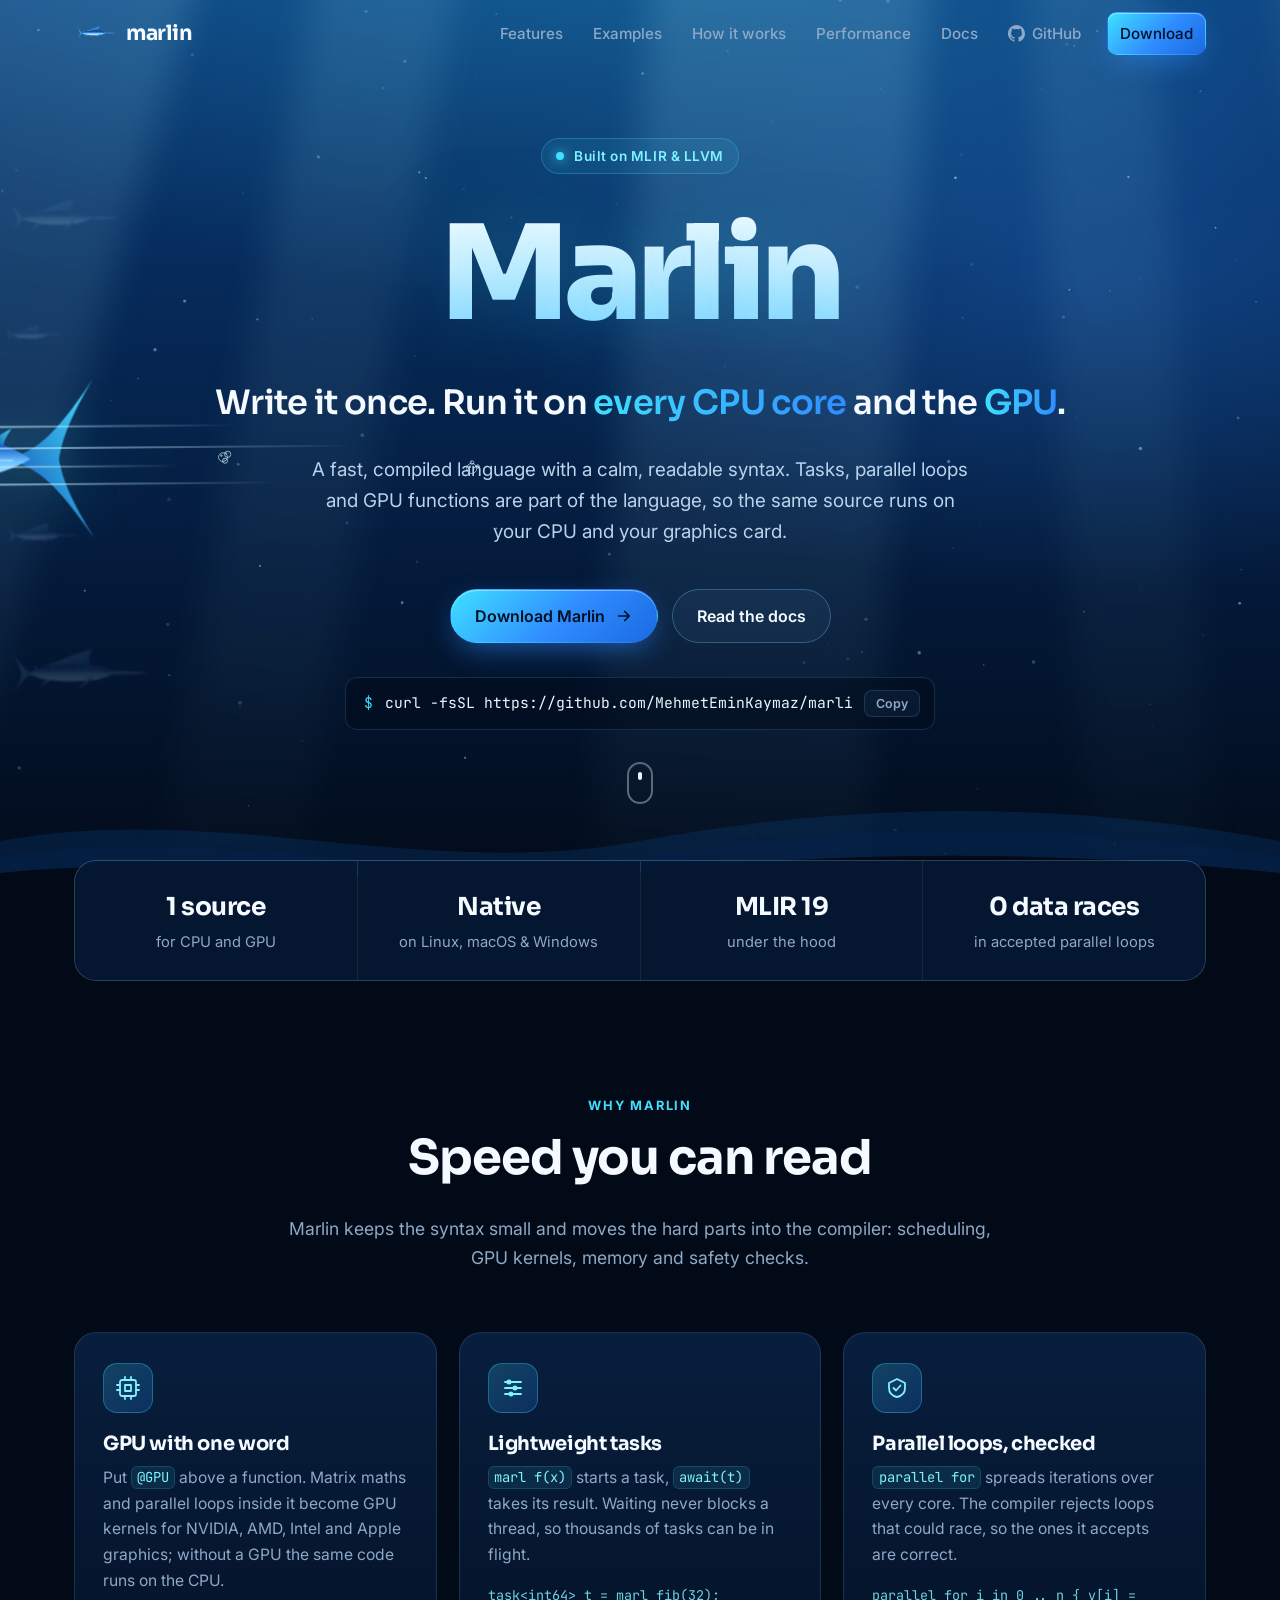
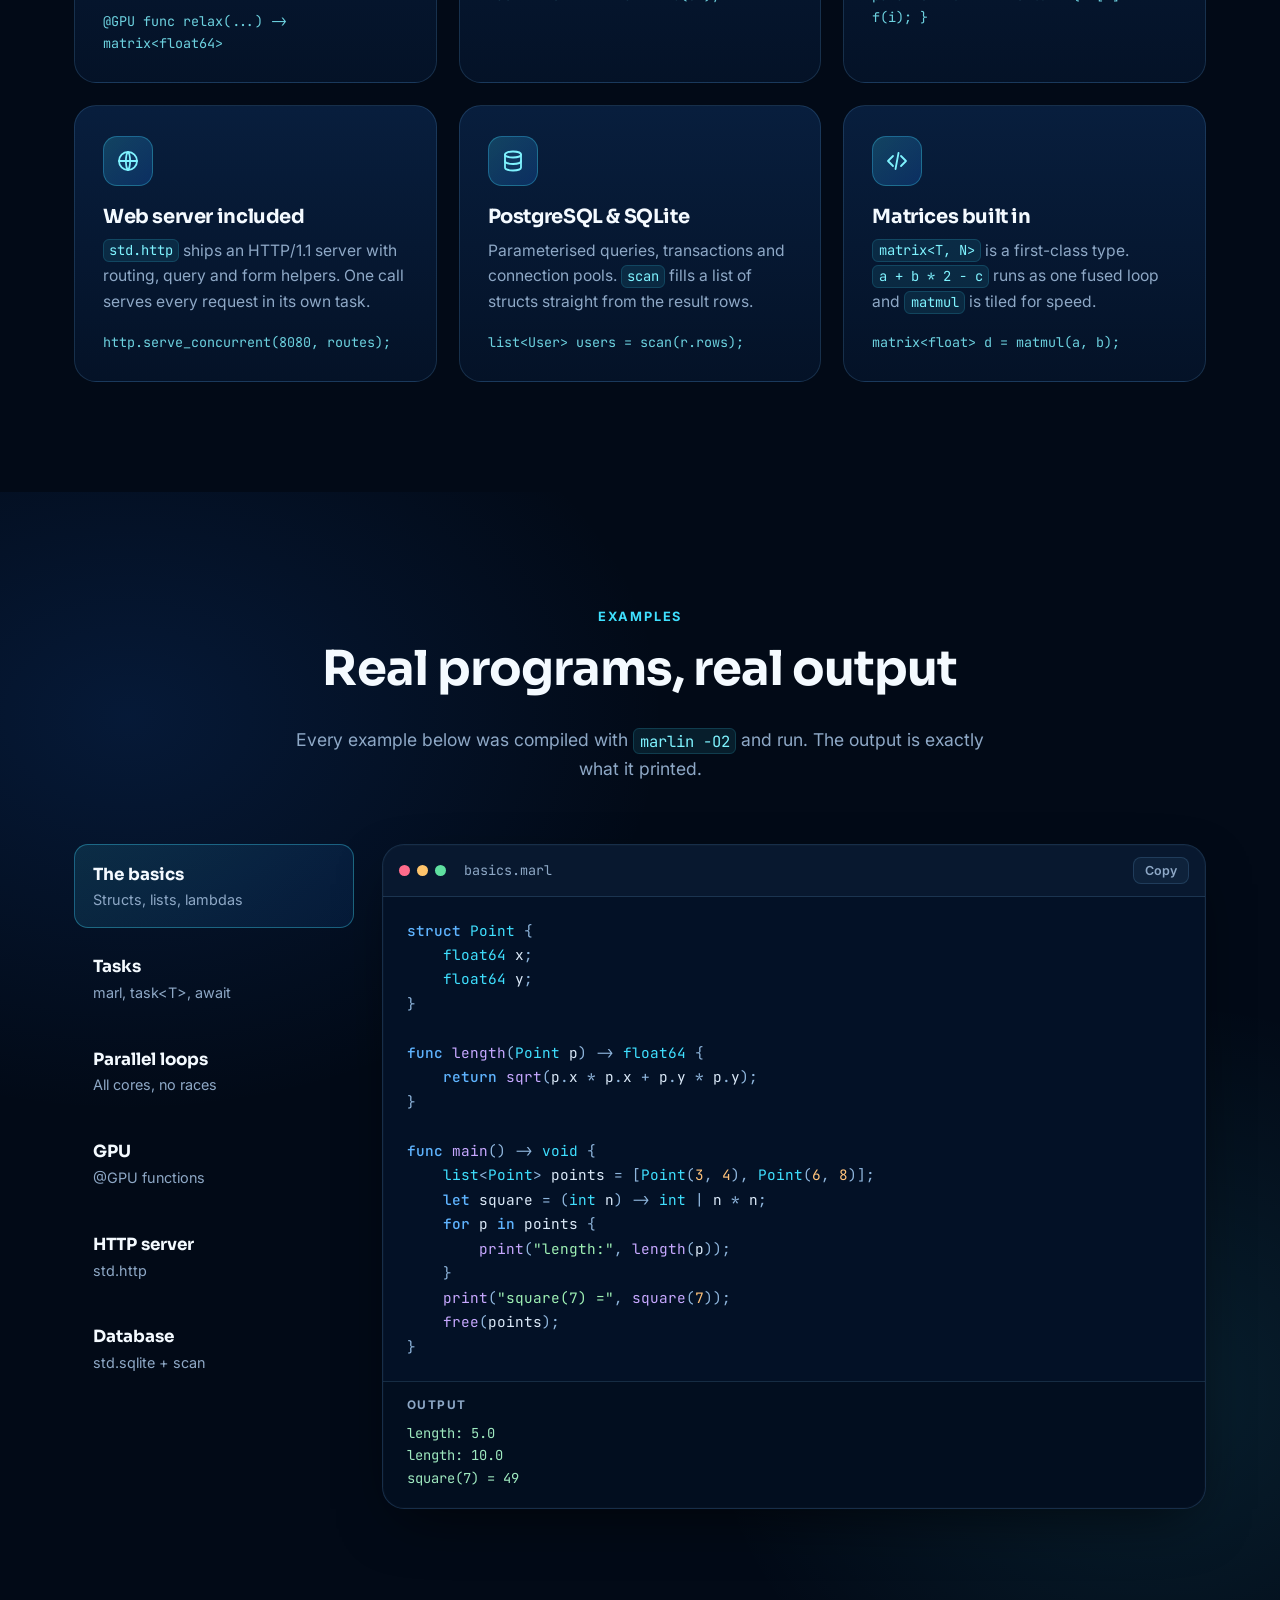
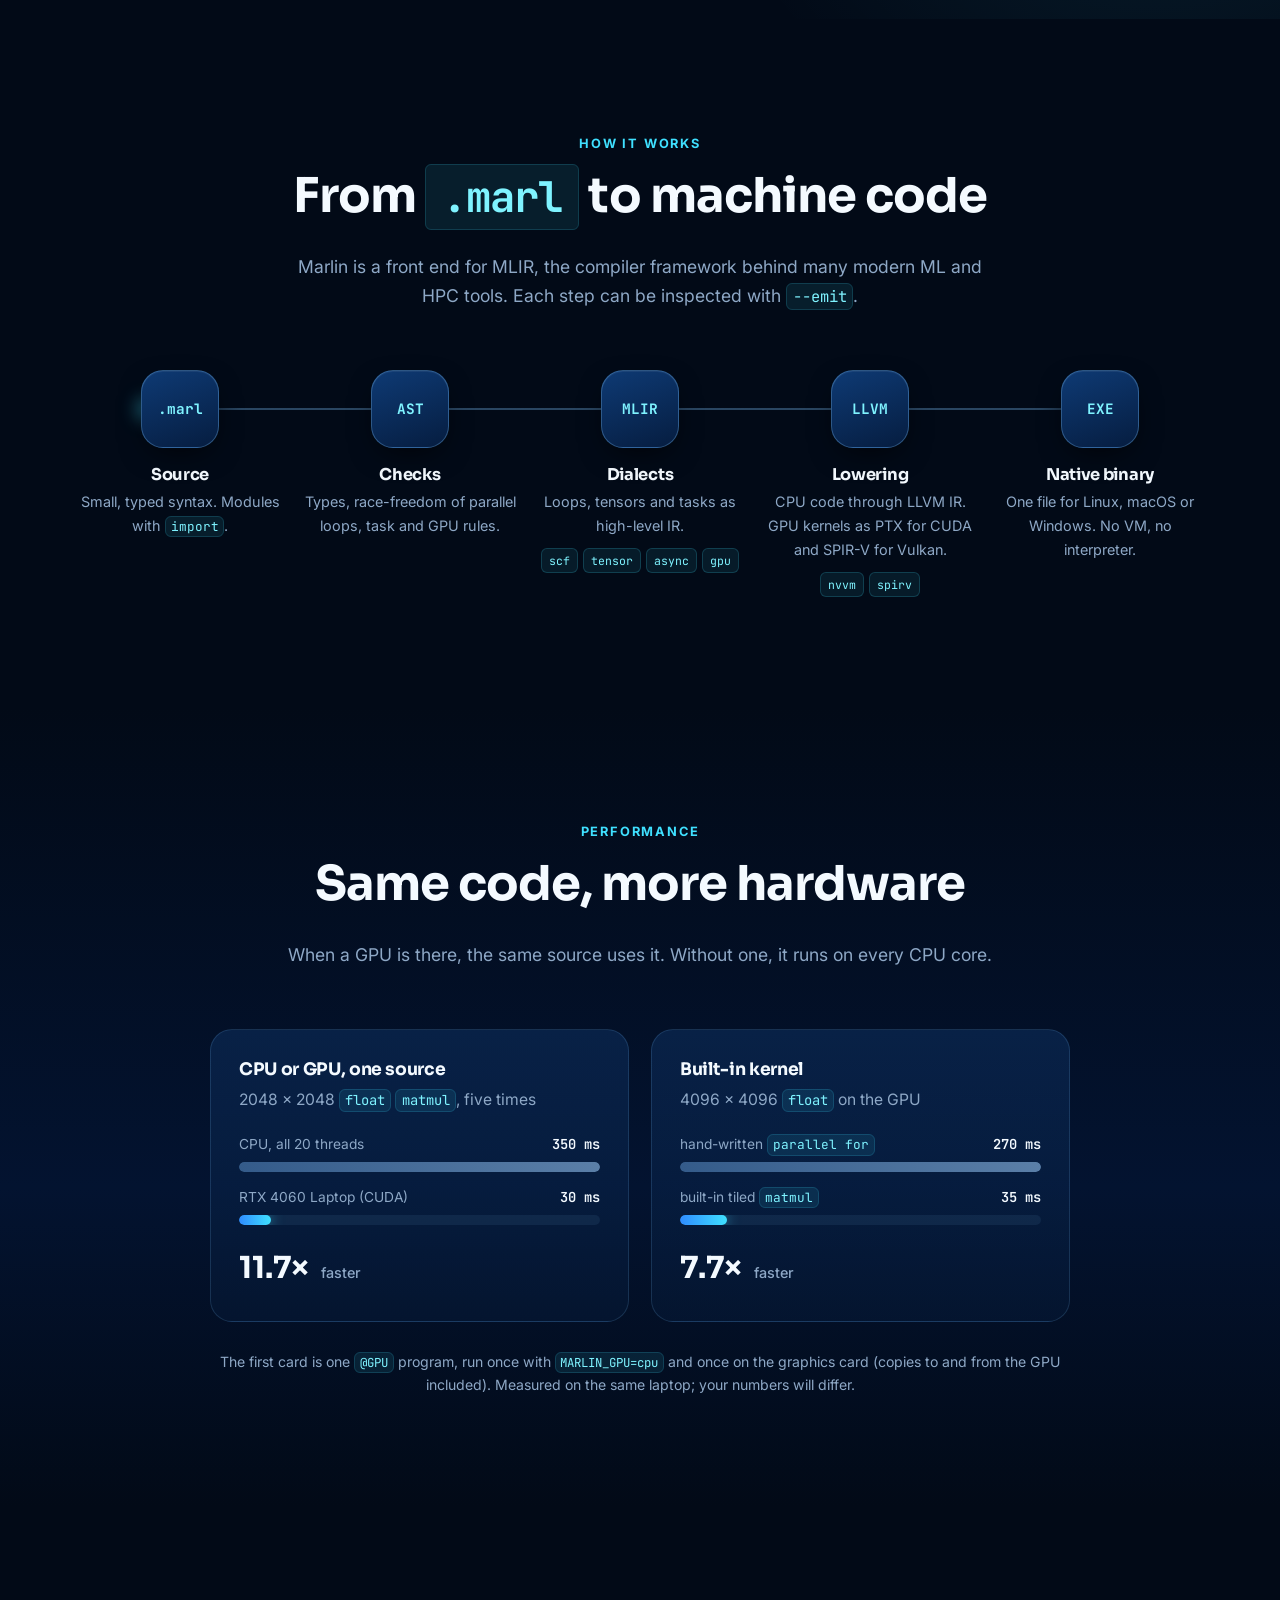
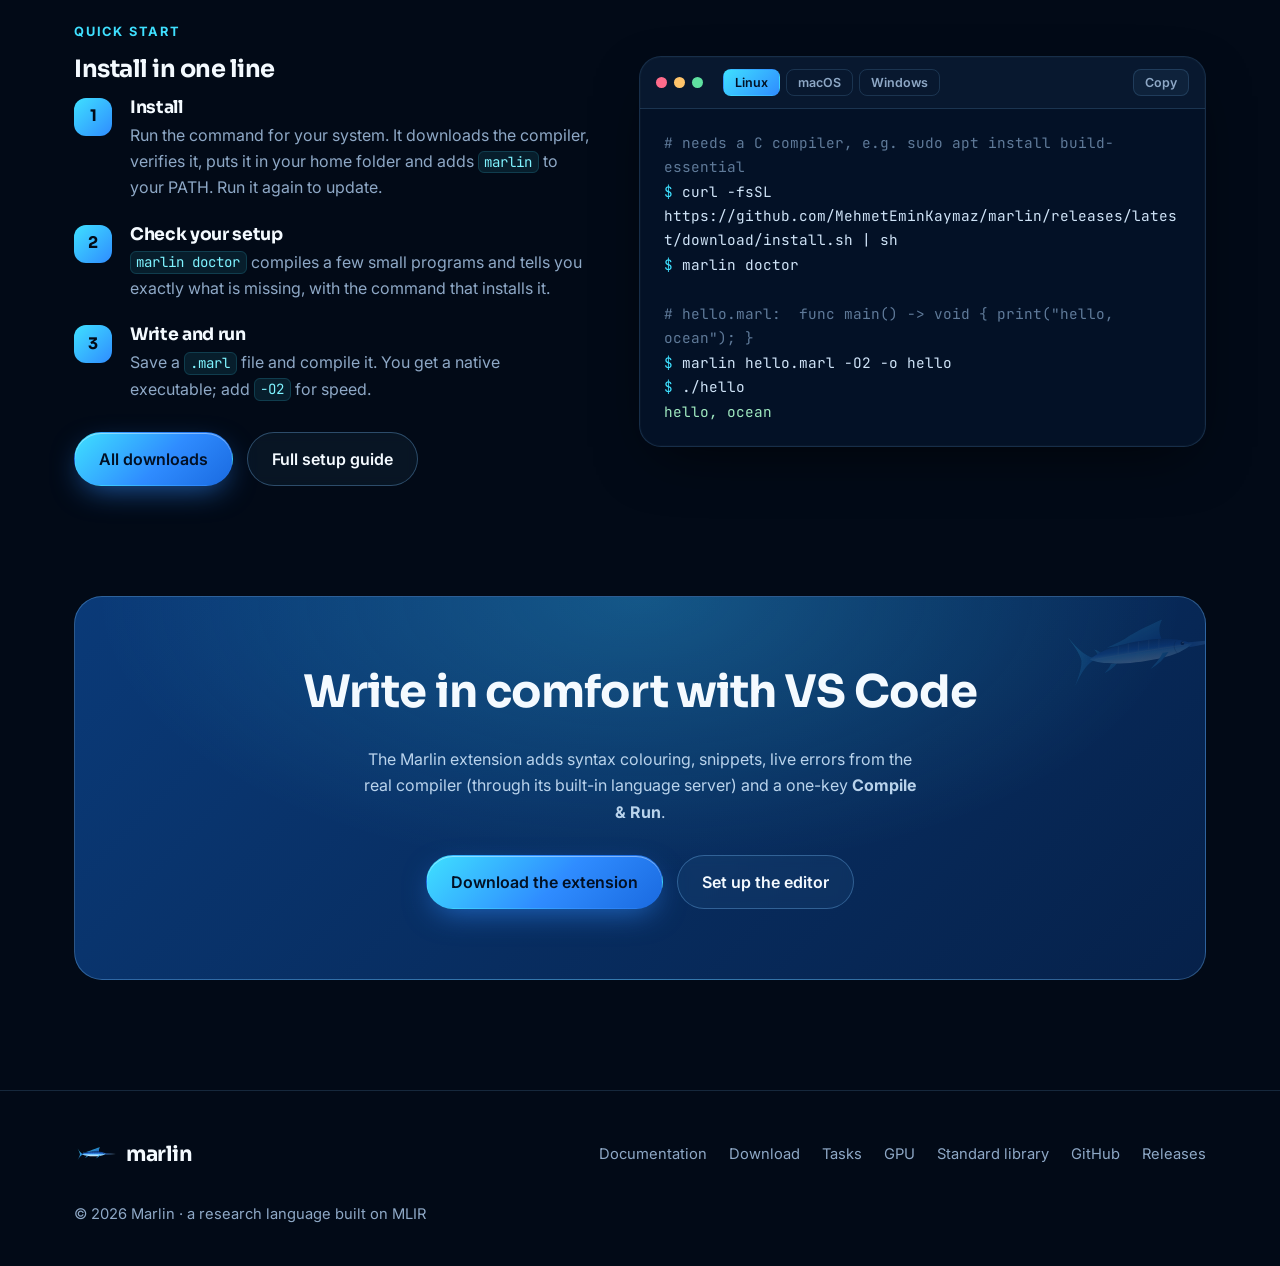
<file: index.html>
<!doctype html>
<html lang="en">
<head>
  <meta charset="utf-8">
  <meta name="viewport" content="width=device-width, initial-scale=1">
  <title>Marlin — one codebase for CPU and GPU</title>
  <meta name="description" content="Marlin is a compiled programming language built on MLIR and LLVM. Write one readable program and run it on every CPU core and on the GPU — with tasks, parallel loops, an HTTP server and database drivers built in.">
  <meta name="theme-color" content="#041530">
  <meta property="og:title" content="Marlin — one codebase for CPU and GPU">
  <meta property="og:description" content="A compiled language built on MLIR and LLVM: tasks, parallel loops and GPU functions from a single readable source.">
  <meta property="og:type" content="website">
  <link rel="icon" href="assets/img/favicon.svg" type="image/svg+xml">
  <link rel="preconnect" href="https://fonts.googleapis.com">
  <link rel="preconnect" href="https://fonts.gstatic.com" crossorigin>
  <link href="https://fonts.googleapis.com/css2?family=Inter:wght@400;500;600;700&family=JetBrains+Mono:wght@400;500;700&family=Sora:wght@600;700;800&display=swap" rel="stylesheet">
  <link rel="stylesheet" href="assets/css/style.css?v=2">
</head>
<body>
  <a class="skip-link" href="#main">Skip to content</a>

  <header class="nav" id="top">
    <div class="container">
      <a class="brand" href="index.html" aria-label="Marlin home"><span data-fish="brand"></span>marlin</a>
      <button class="nav-toggle" aria-label="Menu" aria-expanded="false" aria-controls="nav-links"><span></span></button>
      <nav class="nav-links" id="nav-links" aria-label="Main">
        <a href="#features">Features</a>
        <a href="#examples">Examples</a>
        <a href="#how">How it works</a>
        <a href="#performance">Performance</a>
        <a href="docs.html">Docs</a>
        <a class="nav-gh" href="https://github.com/MehmetEminKaymaz/marlin" aria-label="Marlin on GitHub"><svg width="17" height="17" viewBox="0 0 16 16" aria-hidden="true"><path fill="currentColor" d="M8 0C3.58 0 0 3.58 0 8c0 3.54 2.29 6.53 5.47 7.59.4.07.55-.17.55-.38 0-.19-.01-.82-.01-1.49-2.01.37-2.53-.49-2.69-.94-.09-.23-.48-.94-.82-1.13-.28-.15-.68-.52-.01-.53.63-.01 1.08.58 1.23.82.72 1.21 1.87.87 2.33.66.07-.52.28-.87.51-1.07-1.78-.2-3.64-.89-3.64-3.95 0-.87.31-1.59.82-2.15-.08-.2-.36-1.02.08-2.12 0 0 .67-.21 2.2.82.64-.18 1.32-.27 2-.27.68 0 1.36.09 2 .27 1.53-1.04 2.2-.82 2.2-.82.44 1.1.16 1.92.08 2.12.51.56.82 1.27.82 2.15 0 3.07-1.87 3.75-3.65 3.95.29.25.54.73.54 1.48 0 1.07-.01 1.93-.01 2.2 0 .21.15.46.55.38A8.013 8.013 0 0016 8c0-4.42-3.58-8-8-8z"/></svg><span>GitHub</span></a>
        <a class="btn btn-primary btn-sm" href="downloads.html">Download</a>
      </nav>
    </div>
  </header>

  <main id="main">
    <!-- ================= Hero ================= -->
    <section class="hero" aria-labelledby="hero-title">
      <canvas class="ocean" aria-hidden="true"></canvas>
      <div class="rays" aria-hidden="true"><span></span><span></span><span></span><span></span><span></span></div>
      <div class="school" aria-hidden="true"></div>
      <div class="hero-fish" aria-hidden="true">
        <div class="streaks"><i></i><i></i><i></i><i></i></div>
      </div>

      <div class="hero-content">
        <span class="eyebrow"><span class="dot"></span>Built on MLIR &amp; LLVM</span>
        <h1 id="hero-title">Marlin</h1>
        <p class="tagline">Write it once. Run it on <em>every CPU core</em> and the <em>GPU</em>.</p>
        <p class="lede">A fast, compiled language with a calm, readable syntax. Tasks, parallel loops and GPU functions are part of the language, so the same source runs on your CPU and your graphics card.</p>
        <div class="hero-cta">
          <a class="btn btn-primary" href="downloads.html">Download Marlin
            <svg viewBox="0 0 24 24" fill="none" stroke="currentColor" stroke-width="2.2" stroke-linecap="round" stroke-linejoin="round" aria-hidden="true"><path d="M5 12h14M13 6l6 6-6 6"/></svg>
          </a>
          <a class="btn btn-ghost" href="docs.html">Read the docs</a>
        </div>
        <div class="hero-install">
          <span class="prompt" data-os-text-windows="PS&gt;">$</span>
          <code id="hero-cmd" data-os-text-windows="irm https://github.com/MehmetEminKaymaz/marlin/releases/latest/download/install.ps1 | iex">curl -fsSL https://github.com/MehmetEminKaymaz/marlin/releases/latest/download/install.sh | sh</code>
          <button class="copy" data-copy="#hero-cmd" type="button">Copy</button>
        </div>
      </div>

      <div class="scroll-hint" aria-hidden="true"></div>

      <div class="waves" aria-hidden="true">
        <svg class="w1" viewBox="0 0 2880 120" preserveAspectRatio="none"><path fill="#0b3a73" d="M0 60 C240 20 480 100 720 60 S1200 20 1440 60 S1920 100 2160 60 S2640 20 2880 60 V120 H0 Z"/></svg>
        <svg class="w2" viewBox="0 0 2880 120" preserveAspectRatio="none"><path fill="#06214a" d="M0 76 C240 40 480 110 720 76 S1200 40 1440 76 S1920 110 2160 76 S2640 40 2880 76 V120 H0 Z"/></svg>
        <svg class="w3" viewBox="0 0 2880 120" preserveAspectRatio="none"><path fill="#020a17" d="M0 92 C240 70 480 116 720 92 S1200 70 1440 92 S1920 116 2160 92 S2640 70 2880 92 V120 H0 Z"/></svg>
      </div>
    </section>

    <!-- ================= Stats ================= -->
    <div class="container">
      <div class="stats reveal">
        <div class="stat"><strong>1 source</strong><span>for CPU and GPU</span></div>
        <div class="stat"><strong>Native</strong><span>on Linux, macOS &amp; Windows</span></div>
        <div class="stat"><strong>MLIR 19</strong><span>under the hood</span></div>
        <div class="stat"><strong>0 data races</strong><span>in accepted parallel loops</span></div>
      </div>
    </div>

    <!-- ================= Features ================= -->
    <section class="section" id="features">
      <div class="container">
        <div class="section-head reveal">
          <span class="kicker">Why Marlin</span>
          <h2>Speed you can read</h2>
          <p>Marlin keeps the syntax small and moves the hard parts into the compiler: scheduling, GPU kernels, memory and safety checks.</p>
        </div>

        <div class="features">
          <article class="card reveal" data-delay="1">
            <div class="icon"><svg viewBox="0 0 24 24" fill="none" stroke="currentColor" stroke-width="1.8" stroke-linecap="round" stroke-linejoin="round"><rect x="4" y="4" width="16" height="16" rx="2"/><rect x="9" y="9" width="6" height="6"/><path d="M9 1v3M15 1v3M9 20v3M15 20v3M20 9h3M20 14h3M1 9h3M1 14h3"/></svg></div>
            <h3>GPU with one word</h3>
            <p>Put <code>@GPU</code> above a function. Matrix maths and parallel loops inside it become GPU kernels for NVIDIA, AMD, Intel and Apple graphics; without a GPU the same code runs on the CPU.</p>
            <div class="snippet">@GPU func relax(...) -&gt; matrix&lt;float64&gt;</div>
          </article>

          <article class="card reveal" data-delay="2">
            <div class="icon"><svg viewBox="0 0 24 24" fill="none" stroke="currentColor" stroke-width="1.8" stroke-linecap="round" stroke-linejoin="round"><path d="M4 6h16M4 12h16M4 18h16"/><circle cx="8" cy="6" r="1.6" fill="currentColor"/><circle cx="14" cy="12" r="1.6" fill="currentColor"/><circle cx="10" cy="18" r="1.6" fill="currentColor"/></svg></div>
            <h3>Lightweight tasks</h3>
            <p><code>marl f(x)</code> starts a task, <code>await(t)</code> takes its result. Waiting never blocks a thread, so thousands of tasks can be in flight.</p>
            <div class="snippet">task&lt;int64&gt; t = marl fib(32);</div>
          </article>

          <article class="card reveal" data-delay="3">
            <div class="icon"><svg viewBox="0 0 24 24" fill="none" stroke="currentColor" stroke-width="1.8" stroke-linecap="round" stroke-linejoin="round"><path d="M12 3l8 4v5c0 5-3.5 8-8 9-4.5-1-8-4-8-9V7z"/><path d="M8.5 12l2.5 2.5 4.5-5"/></svg></div>
            <h3>Parallel loops, checked</h3>
            <p><code>parallel for</code> spreads iterations over every core. The compiler rejects loops that could race, so the ones it accepts are correct.</p>
            <div class="snippet">parallel for i in 0 .. n { v[i] = f(i); }</div>
          </article>

          <article class="card reveal" data-delay="1">
            <div class="icon"><svg viewBox="0 0 24 24" fill="none" stroke="currentColor" stroke-width="1.8" stroke-linecap="round" stroke-linejoin="round"><circle cx="12" cy="12" r="9"/><path d="M3 12h18M12 3c2.8 3 2.8 15 0 18M12 3c-2.8 3-2.8 15 0 18"/></svg></div>
            <h3>Web server included</h3>
            <p><code>std.http</code> ships an HTTP/1.1 server with routing, query and form helpers. One call serves every request in its own task.</p>
            <div class="snippet">http.serve_concurrent(8080, routes);</div>
          </article>

          <article class="card reveal" data-delay="2">
            <div class="icon"><svg viewBox="0 0 24 24" fill="none" stroke="currentColor" stroke-width="1.8" stroke-linecap="round" stroke-linejoin="round"><ellipse cx="12" cy="5.5" rx="8" ry="3"/><path d="M4 5.5v13c0 1.7 3.6 3 8 3s8-1.3 8-3v-13"/><path d="M4 12c0 1.7 3.6 3 8 3s8-1.3 8-3"/></svg></div>
            <h3>PostgreSQL &amp; SQLite</h3>
            <p>Parameterised queries, transactions and connection pools. <code>scan</code> fills a list of structs straight from the result rows.</p>
            <div class="snippet">list&lt;User&gt; users = scan(r.rows);</div>
          </article>

          <article class="card reveal" data-delay="3">
            <div class="icon"><svg viewBox="0 0 24 24" fill="none" stroke="currentColor" stroke-width="1.8" stroke-linecap="round" stroke-linejoin="round"><path d="M8 7l-5 5 5 5M16 7l5 5-5 5M13.5 4l-3 16"/></svg></div>
            <h3>Matrices built in</h3>
            <p><code>matrix&lt;T, N&gt;</code> is a first-class type. <code>a + b * 2 - c</code> runs as one fused loop and <code>matmul</code> is tiled for speed.</p>
            <div class="snippet">matrix&lt;float&gt; d = matmul(a, b);</div>
          </article>
        </div>
      </div>
    </section>

    <!-- ================= Examples ================= -->
    <section class="section depth-2" id="examples">
      <div class="container">
        <div class="section-head reveal">
          <span class="kicker">Examples</span>
          <h2>Real programs, real output</h2>
          <p>Every example below was compiled with <code>marlin -O2</code> and run. The output is exactly what it printed.</p>
        </div>

        <div class="examples reveal" data-tabs>
          <div class="tab-list" role="tablist" aria-label="Examples" aria-orientation="vertical">
            <button class="tab" role="tab" id="t-basics" aria-controls="p-basics" aria-selected="true" tabindex="0"><strong>The basics</strong><span>Structs, lists, lambdas</span></button>
            <button class="tab" role="tab" id="t-tasks" aria-controls="p-tasks" aria-selected="false" tabindex="-1"><strong>Tasks</strong><span>marl, task&lt;T&gt;, await</span></button>
            <button class="tab" role="tab" id="t-par" aria-controls="p-par" aria-selected="false" tabindex="-1"><strong>Parallel loops</strong><span>All cores, no races</span></button>
            <button class="tab" role="tab" id="t-gpu" aria-controls="p-gpu" aria-selected="false" tabindex="-1"><strong>GPU</strong><span>@GPU functions</span></button>
            <button class="tab" role="tab" id="t-http" aria-controls="p-http" aria-selected="false" tabindex="-1"><strong>HTTP server</strong><span>std.http</span></button>
            <button class="tab" role="tab" id="t-db" aria-controls="p-db" aria-selected="false" tabindex="-1"><strong>Database</strong><span>std.sqlite + scan</span></button>
          </div>

          <div class="tab-panel" role="tabpanel" id="p-basics" aria-labelledby="t-basics">
            <div class="code-window">
              <div class="code-bar"><span class="lights"><i></i><i></i><i></i></span><span class="file">basics.marl</span><button class="copy" type="button">Copy</button></div>
<pre class="code"><code class="marl">
struct Point {
    float64 x;
    float64 y;
}

func length(Point p) -&gt; float64 {
    return sqrt(p.x * p.x + p.y * p.y);
}

func main() -&gt; void {
    list&lt;Point&gt; points = [Point(3, 4), Point(6, 8)];
    let square = (int n) -&gt; int | n * n;
    for p in points {
        print("length:", length(p));
    }
    print("square(7) =", square(7));
    free(points);
}
</code></pre>
              <div class="output"><span class="label">Output</span><pre>length: 5.0
length: 10.0
square(7) = 49</pre></div>
            </div>
          </div>

          <div class="tab-panel" role="tabpanel" id="p-tasks" aria-labelledby="t-tasks" hidden>
            <div class="code-window">
              <div class="code-bar"><span class="lights"><i></i><i></i><i></i></span><span class="file">tasks.marl</span><button class="copy" type="button">Copy</button></div>
<pre class="code"><code class="marl">
// Split the work, run it on every core.
func fib(int n) -&gt; int64 {
    if n &lt; 25 {
        return fib_seq(n);
    }
    task&lt;int64&gt; left = marl fib(n - 1);   // a new task
    int64 right = fib(n - 2);            // keep working here
    return await(left) + right;
}

func fib_seq(int n) -&gt; int64 {
    if n &lt; 2 {
        return n;
    }
    return fib_seq(n - 1) + fib_seq(n - 2);
}

func main() -&gt; void {
    task&lt;int64&gt; t = marl fib(32);
    print("fib(32) =", await(t));
}
</code></pre>
              <div class="output"><span class="label">Output</span><pre>fib(32) = 2178309</pre></div>
            </div>
          </div>

          <div class="tab-panel" role="tabpanel" id="p-par" aria-labelledby="t-par" hidden>
            <div class="code-window">
              <div class="code-bar"><span class="lights"><i></i><i></i><i></i></span><span class="file">parallel.marl</span><button class="copy" type="button">Copy</button></div>
<pre class="code"><code class="marl">
// Iterations are spread over all cores.
// The compiler rejects loops that could race.
func main() -&gt; void {
    int64 n = 10000000;
    matrix&lt;float64, 1&gt; v = zeros(n);
    parallel for i in 0 .. n {
        v[i] = sqrt(i * 1.0);     // each iteration writes only v[i]
    }
    print("sum of roots:", sum(v));
}
</code></pre>
              <div class="output"><span class="label">Output</span><pre>sum of roots: 21081849486.439312</pre></div>
            </div>
          </div>

          <div class="tab-panel" role="tabpanel" id="p-gpu" aria-labelledby="t-gpu" hidden>
            <div class="code-window">
              <div class="code-bar"><span class="lights"><i></i><i></i><i></i></span><span class="file">gpu.marl</span><button class="copy" type="button">Copy</button></div>
<pre class="code"><code class="marl">
// One annotation moves a function to the GPU.
@GPU
func relax(matrix&lt;float64&gt; a, matrix&lt;float64&gt; b, int n) -&gt; matrix&lt;float64&gt; {
    matrix&lt;float64&gt; x = a;
    for k in 0 .. n {
        x = x * 0.5 + b;          // runs as a GPU kernel
    }
    return x;
}

func main() -&gt; void {
    matrix&lt;float64&gt; a = ones(2000, 2000);
    matrix&lt;float64&gt; b = fill(2000, 2000, 2.0);
    matrix&lt;float64&gt; c = relax(a, b, 100);   // data stays on the GPU for 100 steps
    print("sum:", sum(c));
}
</code></pre>
              <div class="output"><span class="label">Output</span><pre>sum: 16000000.0</pre></div>
            </div>
          </div>

          <div class="tab-panel" role="tabpanel" id="p-http" aria-labelledby="t-http" hidden>
            <div class="code-window">
              <div class="code-bar"><span class="lights"><i></i><i></i><i></i></span><span class="file">server.marl</span><button class="copy" type="button">Copy</button></div>
<pre class="code"><code class="marl">
import std.http as http;

func home(http.Request req) -&gt; http.Response {
    return http.html(200, "&lt;h1&gt;Hello from Marlin&lt;/h1&gt;");
}

func hello(http.Request req) -&gt; http.Response {
    return http.text(200, "hello " + http.query_param(req, "name") + "\n");
}

func main() -&gt; void {
    list&lt;http.Route&gt; routes = [];
    push(routes, http.get("/", home));
    push(routes, http.get("/hello", hello));
    http.serve_concurrent(8080, routes);   // each request runs in its own task
}
</code></pre>
              <div class="output"><span class="label">$ curl "localhost:8080/hello?name=Ada"</span><pre>hello Ada</pre></div>
            </div>
          </div>

          <div class="tab-panel" role="tabpanel" id="p-db" aria-labelledby="t-db" hidden>
            <div class="code-window">
              <div class="code-bar"><span class="lights"><i></i><i></i><i></i></span><span class="file">users.marl</span><button class="copy" type="button">Copy</button></div>
<pre class="code"><code class="marl">
import std.sqlite as sql;

struct User {
    int64 id;
    string name;
    int age;
}

func main() -&gt; void {
    sql.Conn db = sql.open(":memory:");
    sql.clear(sql.exec(db, "CREATE TABLE users (id INTEGER PRIMARY KEY, name TEXT, age INT)"));
    sql.clear(sql.query(db, "INSERT INTO users (name, age) VALUES ($1, $2)",
                        [sql.arg_text("Ada"), sql.arg_int(36)]));
    sql.clear(sql.query(db, "INSERT INTO users (name, age) VALUES ($1, $2)",
                        [sql.arg_text("Alan"), sql.arg_int(41)]));

    sql.Result r = sql.query(db, "SELECT id, name, age FROM users WHERE age &gt; $1",
                             [sql.arg_int(30)]);
    list&lt;User&gt; users = scan(r.rows);        // every row becomes a User
    sql.clear(r);
    for u in users {
        print(u.id, u.name, u.age);
    }
    free(users);
    sql.close(db);
}
</code></pre>
              <div class="output"><span class="label">Output</span><pre>1 Ada 36
2 Alan 41</pre></div>
            </div>
          </div>
        </div>
      </div>
    </section>

    <!-- ================= How it works ================= -->
    <section class="section" id="how">
      <div class="container">
        <div class="section-head reveal">
          <span class="kicker">How it works</span>
          <h2>From <code>.marl</code> to machine code</h2>
          <p>Marlin is a front end for MLIR, the compiler framework behind many modern ML and HPC tools. Each step can be inspected with <code>--emit</code>.</p>
        </div>

        <div class="pipeline reveal">
          <span class="pulse" aria-hidden="true"></span>
          <div class="stage">
            <div class="node">.marl</div>
            <div>
              <h4>Source</h4>
              <p>Small, typed syntax. Modules with <code>import</code>.</p>
            </div>
          </div>
          <div class="stage">
            <div class="node">AST</div>
            <div>
              <h4>Checks</h4>
              <p>Types, race-freedom of parallel loops, task and GPU rules.</p>
            </div>
          </div>
          <div class="stage">
            <div class="node">MLIR</div>
            <div>
              <h4>Dialects</h4>
              <p>Loops, tensors and tasks as high-level IR.</p>
              <div class="tags"><span>scf</span><span>tensor</span><span>async</span><span>gpu</span></div>
            </div>
          </div>
          <div class="stage">
            <div class="node">LLVM</div>
            <div>
              <h4>Lowering</h4>
              <p>CPU code through LLVM IR. GPU kernels as PTX for CUDA and SPIR-V for Vulkan.</p>
              <div class="tags"><span>nvvm</span><span>spirv</span></div>
            </div>
          </div>
          <div class="stage">
            <div class="node">EXE</div>
            <div>
              <h4>Native binary</h4>
              <p>One file for Linux, macOS or Windows. No VM, no interpreter.</p>
            </div>
          </div>
        </div>
      </div>
    </section>

    <!-- ================= Performance ================= -->
    <section class="section depth-1" id="performance">
      <div class="container">
        <div class="section-head reveal">
          <span class="kicker">Performance</span>
          <h2>Same code, more hardware</h2>
          <p>When a GPU is there, the same source uses it. Without one, it runs on every CPU core.</p>
        </div>

        <div class="bench bench-two">
          <article class="card reveal" data-delay="1">
            <h3>CPU or GPU, one source</h3>
            <p>2048 × 2048 <code>float</code> <code>matmul</code>, five times</p>
            <div class="bars">
              <div class="bar-row"><div class="meta"><span>CPU, all 20 threads</span><b>350 ms</b></div><div class="bar"><i data-w="100"></i></div></div>
              <div class="bar-row"><div class="meta"><span>RTX 4060 Laptop (CUDA)</span><b>30 ms</b></div><div class="bar fast"><i data-w="9"></i></div></div>
            </div>
            <div class="speedup">11.7× <small>faster</small></div>
          </article>

          <article class="card reveal" data-delay="2">
            <h3>Built-in kernel</h3>
            <p>4096 × 4096 <code>float</code> on the GPU</p>
            <div class="bars">
              <div class="bar-row"><div class="meta"><span>hand-written <code>parallel for</code></span><b>270 ms</b></div><div class="bar"><i data-w="100"></i></div></div>
              <div class="bar-row"><div class="meta"><span>built-in tiled <code>matmul</code></span><b>35 ms</b></div><div class="bar fast"><i data-w="13"></i></div></div>
            </div>
            <div class="speedup">7.7× <small>faster</small></div>
          </article>
        </div>
        <p class="footnote">The first card is one <code>@GPU</code> program, run once with <code>MARLIN_GPU=cpu</code> and once on the graphics card (copies to and from the GPU included). Measured on the same laptop; your numbers will differ.</p>
      </div>
    </section>

    <!-- ================= Get started ================= -->
    <section class="section" id="start">
      <div class="container start">
        <div class="reveal">
          <span class="kicker">Quick start</span>
          <h2>Install in one line</h2>
          <ol class="steps">
            <li>
              <h4>Install</h4>
              <p>Run the command for your system. It downloads the compiler, verifies it, puts it in your home folder and adds <code>marlin</code> to your PATH. Run it again to update.</p>
            </li>
            <li>
              <h4>Check your setup</h4>
              <p><code>marlin doctor</code> compiles a few small programs and tells you exactly what is missing, with the command that installs it.</p>
            </li>
            <li>
              <h4>Write and run</h4>
              <p>Save a <code>.marl</code> file and compile it. You get a native executable; add <code>-O2</code> for speed.</p>
            </li>
          </ol>
          <div class="hero-cta start-cta">
            <a class="btn btn-primary" href="downloads.html">All downloads</a>
            <a class="btn btn-ghost" href="docs.html#getting-started">Full setup guide</a>
          </div>
        </div>

        <div class="reveal" data-delay="2">
          <div class="code-window install-window" data-tabs>
            <div class="code-bar">
              <span class="lights"><i></i><i></i><i></i></span>
              <div class="os-tabs" role="tablist" aria-label="Operating system">
                <button class="os-tab" role="tab" id="os-linux" data-os="linux" aria-controls="os-p-linux" aria-selected="true" tabindex="0" type="button">Linux</button>
                <button class="os-tab" role="tab" id="os-macos" data-os="macos" aria-controls="os-p-macos" aria-selected="false" tabindex="-1" type="button">macOS</button>
                <button class="os-tab" role="tab" id="os-windows" data-os="windows" aria-controls="os-p-windows" aria-selected="false" tabindex="-1" type="button">Windows</button>
              </div>
              <button class="copy" type="button" data-commands>Copy</button>
            </div>
            <div role="tabpanel" id="os-p-linux" aria-labelledby="os-linux">
<pre class="code terminal"><span class="c"># needs a C compiler, e.g. sudo apt install build-essential</span>
<span class="p">$ </span><span class="cmd">curl -fsSL https://github.com/MehmetEminKaymaz/marlin/releases/latest/download/install.sh | sh</span>
<span class="p">$ </span><span class="cmd">marlin doctor</span>

<span class="c"># hello.marl:  func main() -&gt; void { print("hello, ocean"); }</span>
<span class="p">$ </span><span class="cmd">marlin hello.marl -O2 -o hello</span>
<span class="p">$ </span><span class="cmd">./hello</span>
<span class="o">hello, ocean</span></pre>
            </div>
            <div role="tabpanel" id="os-p-macos" aria-labelledby="os-macos" hidden>
<pre class="code terminal"><span class="c"># needs the Command Line Tools: xcode-select --install</span>
<span class="p">$ </span><span class="cmd">curl -fsSL https://github.com/MehmetEminKaymaz/marlin/releases/latest/download/install.sh | sh</span>
<span class="p">$ </span><span class="cmd">marlin doctor</span>

<span class="c"># hello.marl:  func main() -&gt; void { print("hello, ocean"); }</span>
<span class="p">$ </span><span class="cmd">marlin hello.marl -O2 -o hello</span>
<span class="p">$ </span><span class="cmd">./hello</span>
<span class="o">hello, ocean</span></pre>
            </div>
            <div role="tabpanel" id="os-p-windows" aria-labelledby="os-windows" hidden>
<pre class="code terminal"><span class="c"># needs Visual Studio Build Tools (C++ and Clang); marlin doctor shows how</span>
<span class="p">PS&gt; </span><span class="cmd">irm https://github.com/MehmetEminKaymaz/marlin/releases/latest/download/install.ps1 | iex</span>
<span class="p">PS&gt; </span><span class="cmd">marlin doctor</span>

<span class="c"># hello.marl:  func main() -&gt; void { print("hello, ocean"); }</span>
<span class="p">PS&gt; </span><span class="cmd">marlin hello.marl -O2 -o hello.exe</span>
<span class="p">PS&gt; </span><span class="cmd">.\hello.exe</span>
<span class="o">hello, ocean</span></pre>
            </div>
          </div>

        </div>
      </div>
    </section>

    <!-- ================= CTA ================= -->
    <section class="section" style="padding-top: 0">
      <div class="container">
        <div class="cta-band reveal">
          <div class="mini-fish" data-fish></div>
          <h2>Write in comfort with VS Code</h2>
          <p>The Marlin extension adds syntax colouring, snippets, live errors from the real compiler (through its built-in language server) and a one-key <strong>Compile &amp; Run</strong>.</p>
          <div class="hero-cta">
            <a class="btn btn-primary" href="downloads.html">Download the extension</a>
            <a class="btn btn-ghost" href="docs.html#editor">Set up the editor</a>
          </div>
        </div>
      </div>
    </section>
  </main>

  <footer class="footer">
    <div class="container">
      <a class="brand" href="index.html"><span data-fish="brand"></span>marlin</a>
      <nav aria-label="Footer">
        <a href="docs.html">Documentation</a>
        <a href="downloads.html">Download</a>
        <a href="docs.html#tasks">Tasks</a>
        <a href="docs.html#gpu">GPU</a>
        <a href="docs.html#stdlib">Standard library</a>
        <a href="https://github.com/MehmetEminKaymaz/marlin">GitHub</a>
        <a href="https://github.com/MehmetEminKaymaz/marlin/releases">Releases</a>
      </nav>
      <span>© <span data-year>2026</span> Marlin · a research language built on MLIR</span>
    </div>
  </footer>

  <script src="assets/js/main.js?v=2"></script>
  <script src="assets/js/ocean.js"></script>
</body>
</html>
</file>
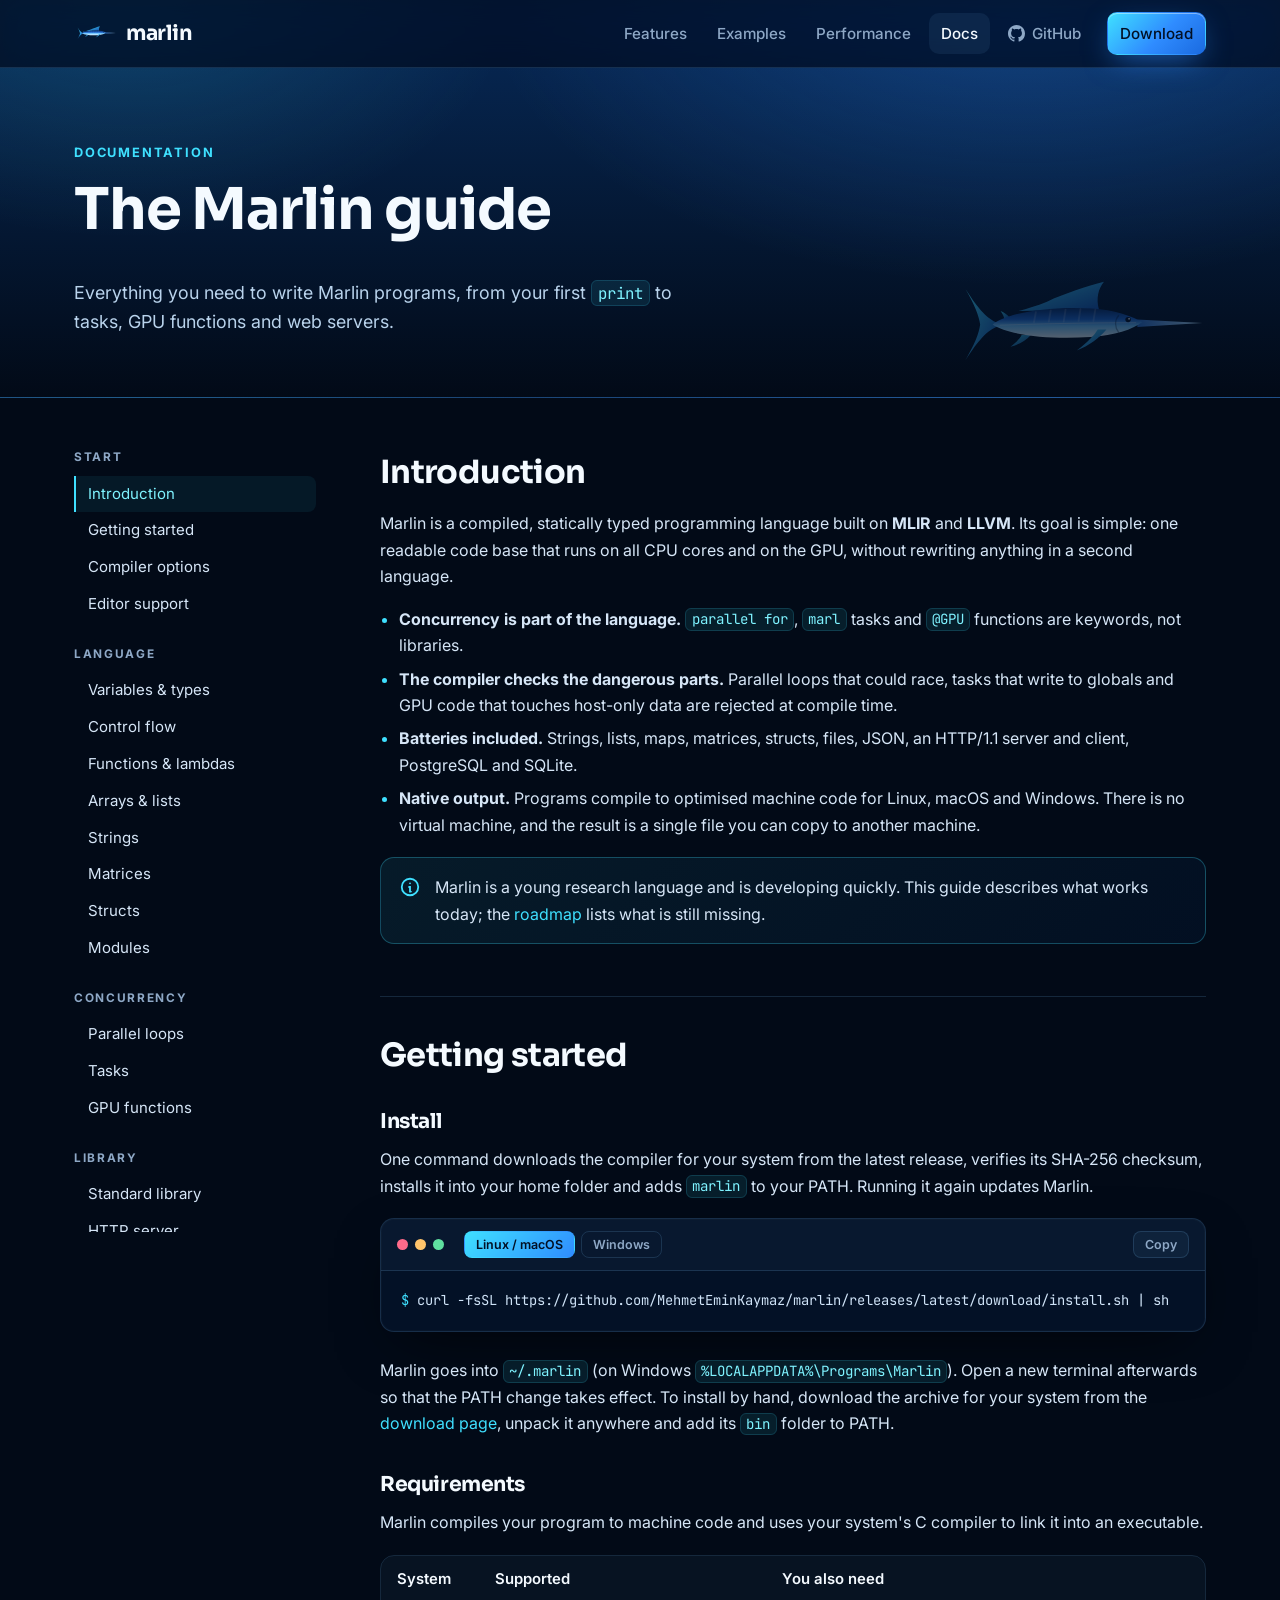
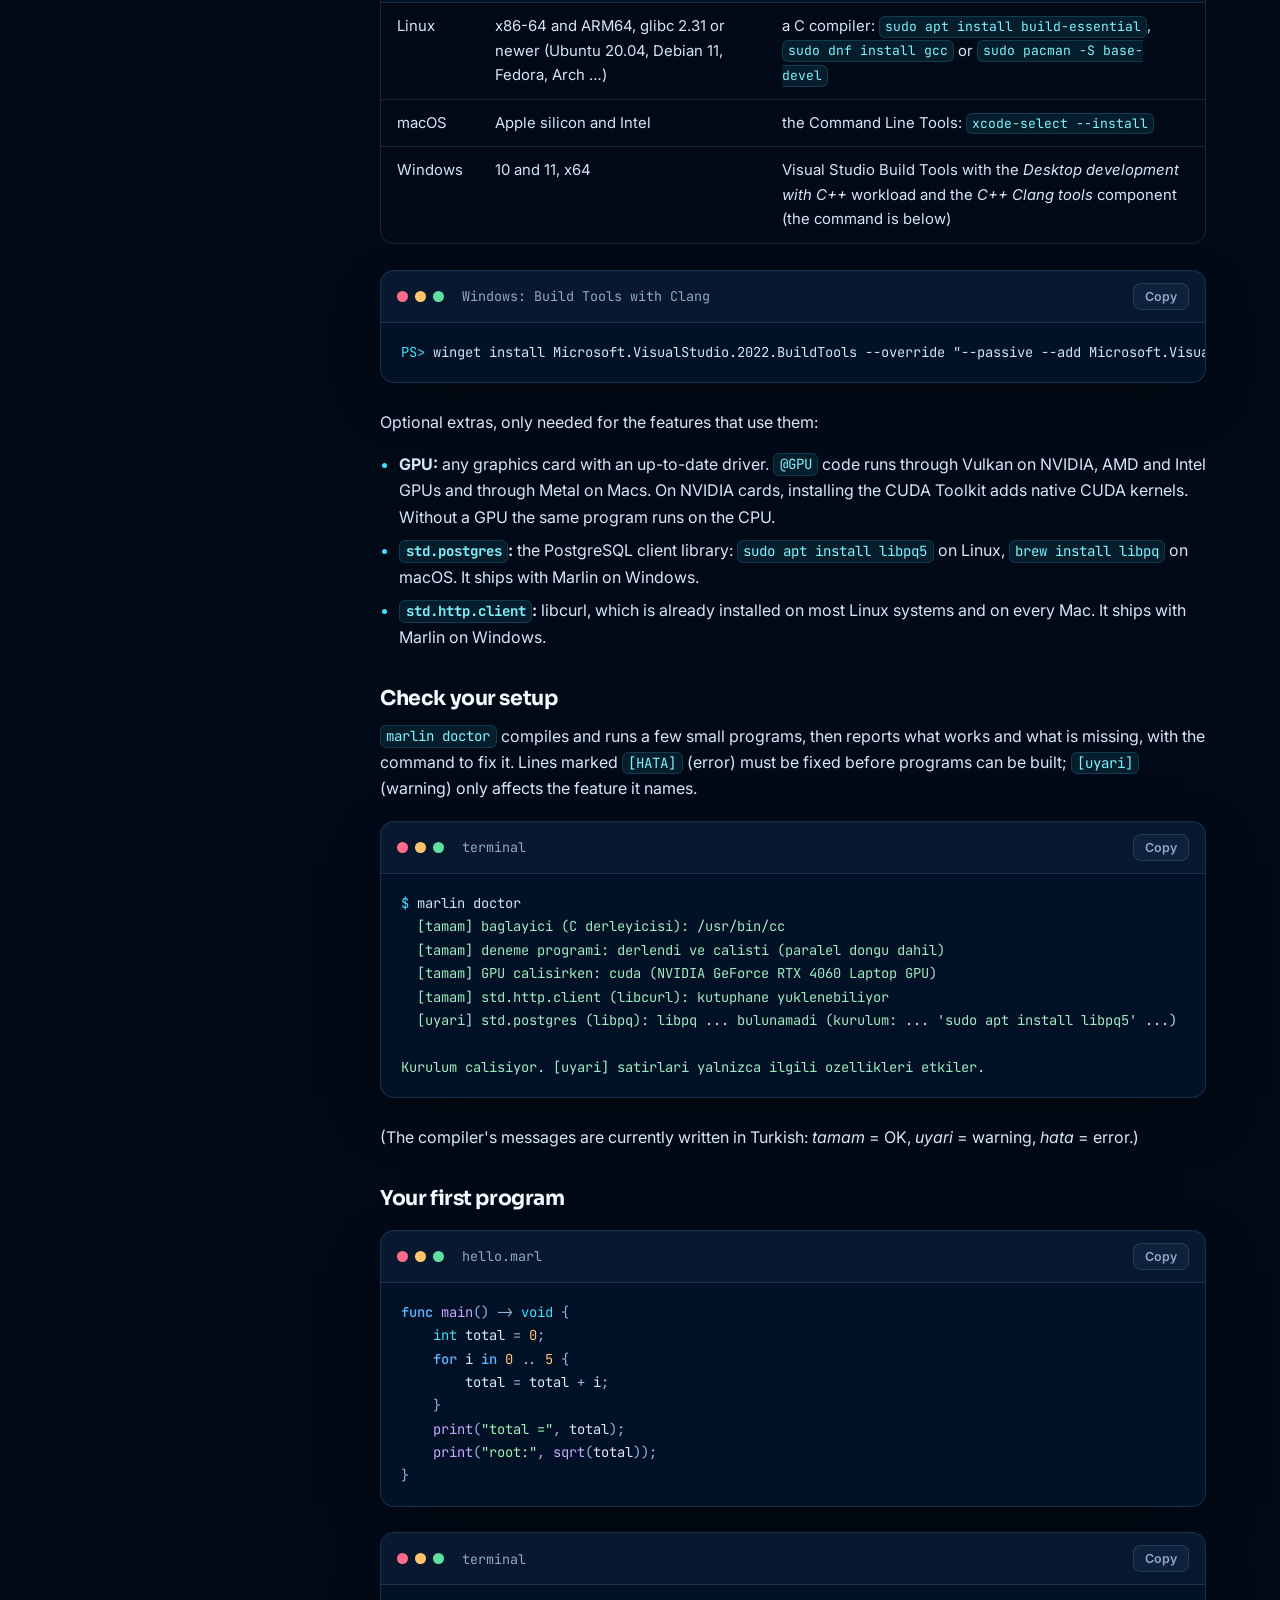
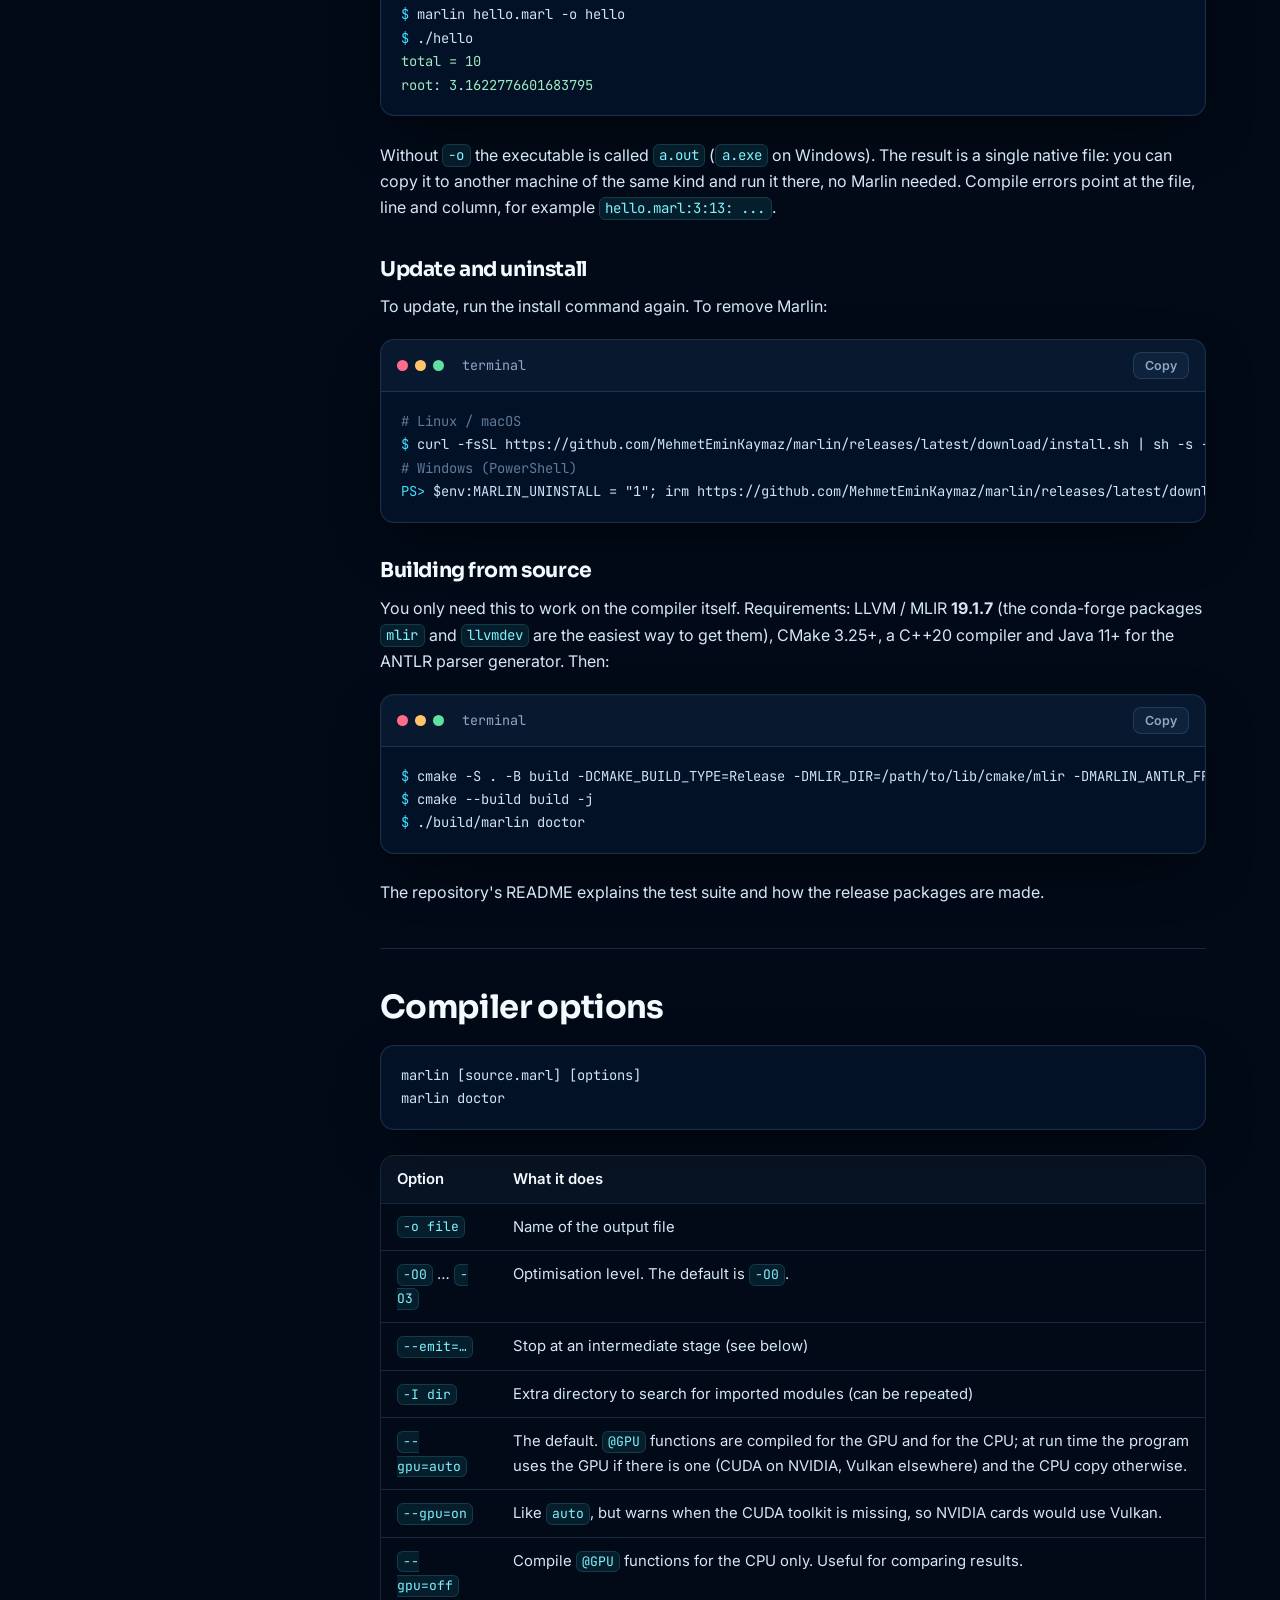
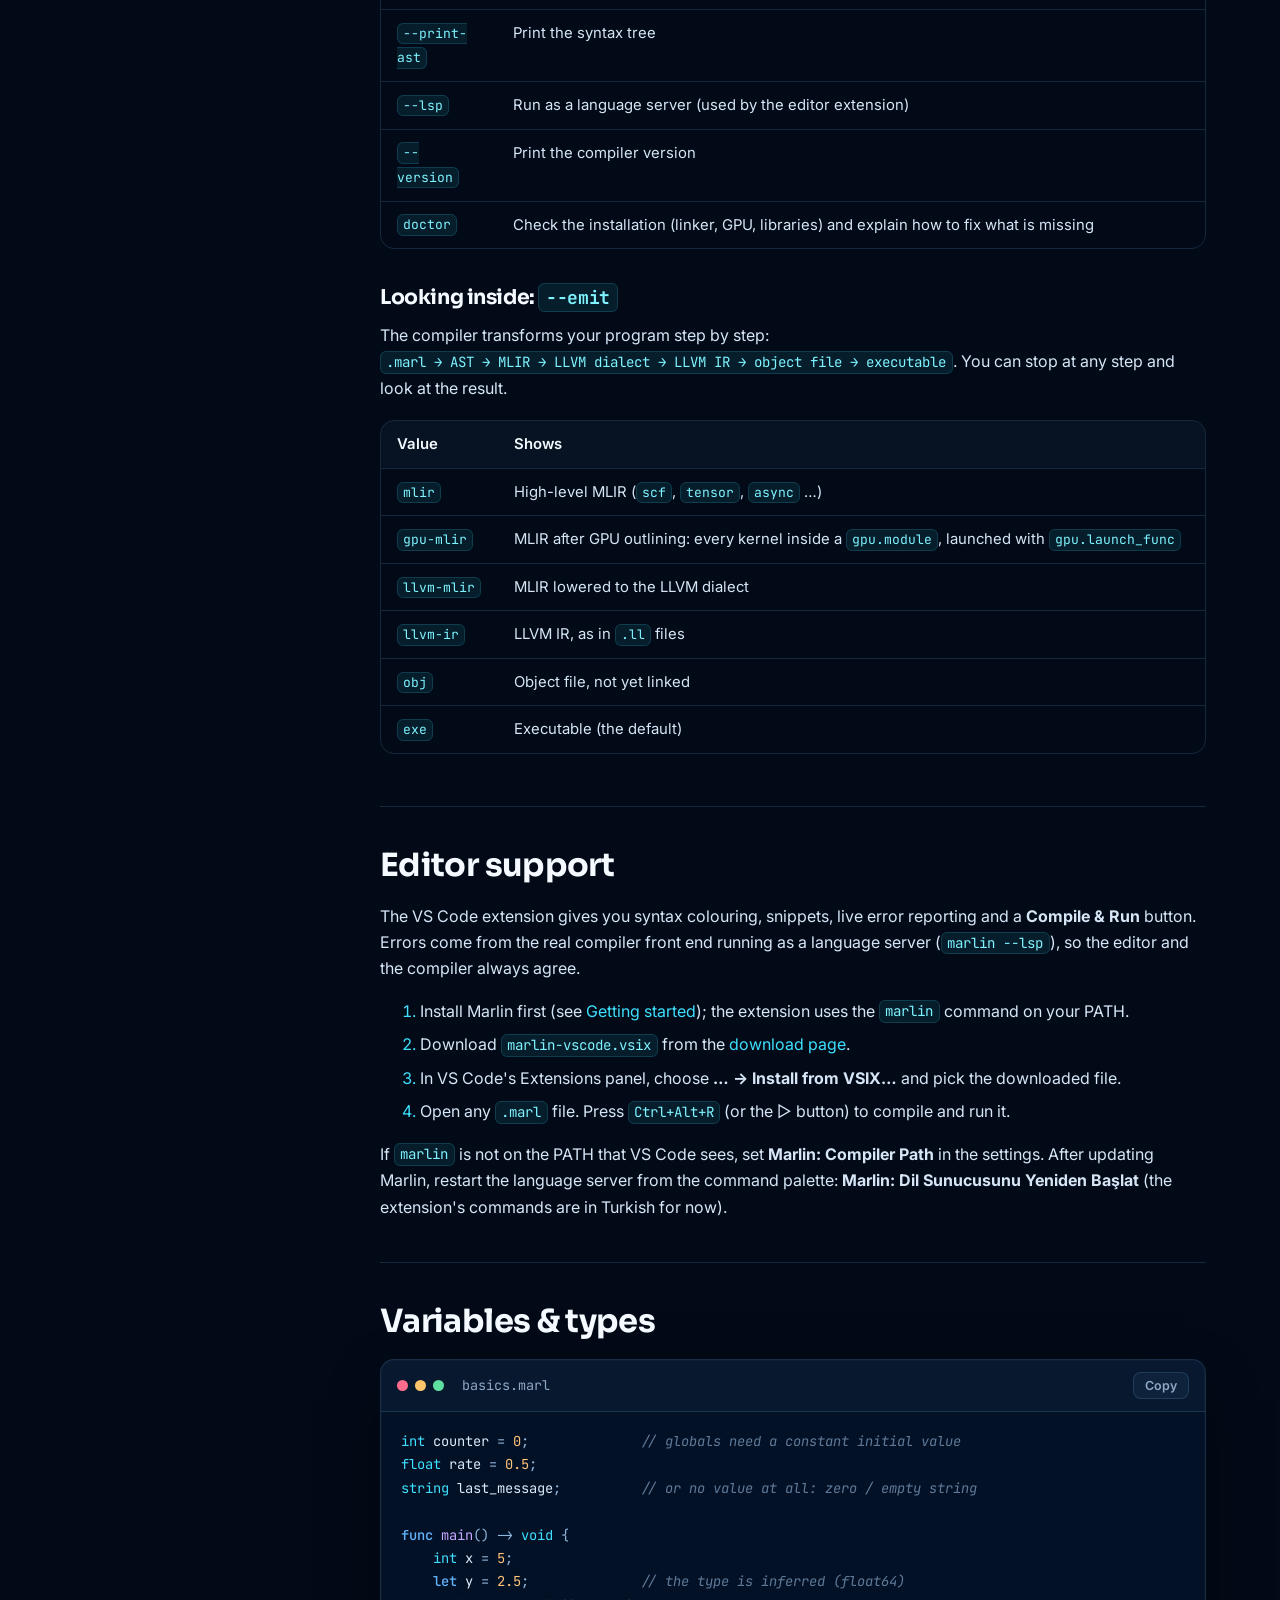
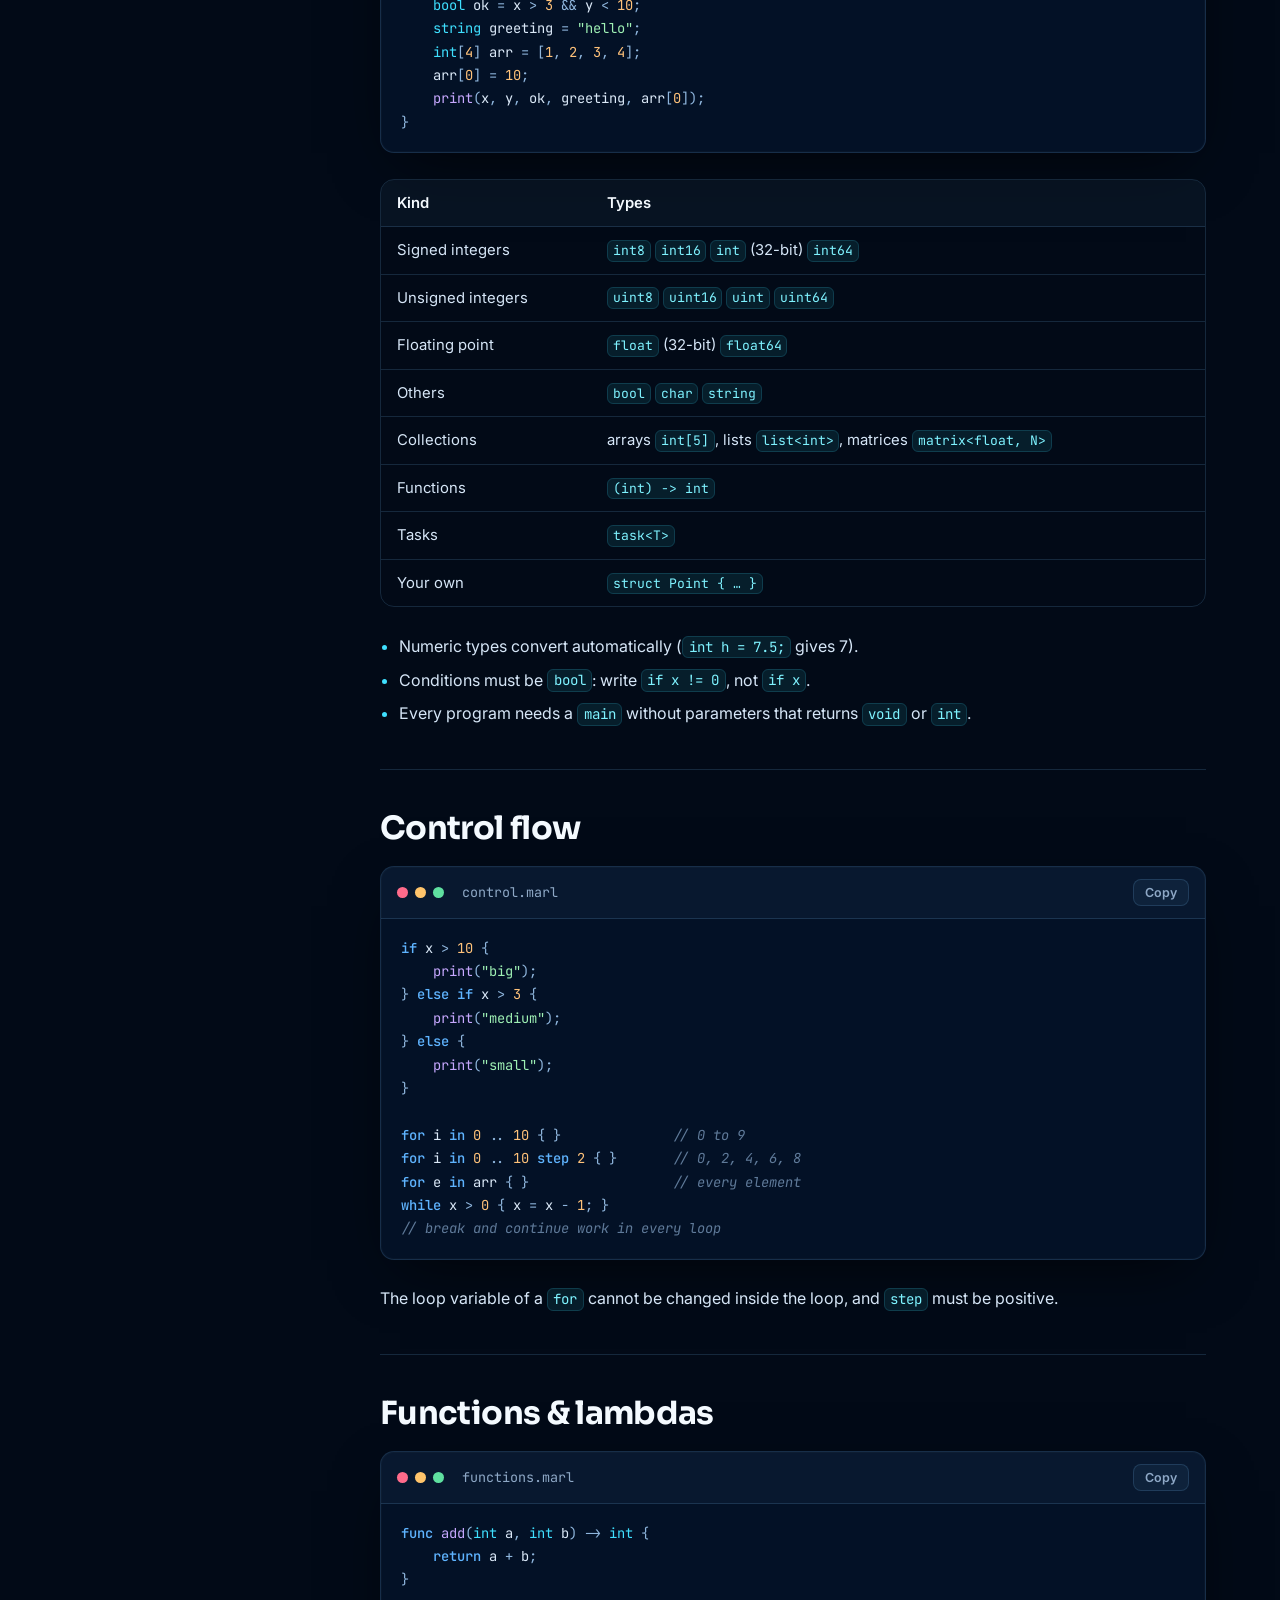
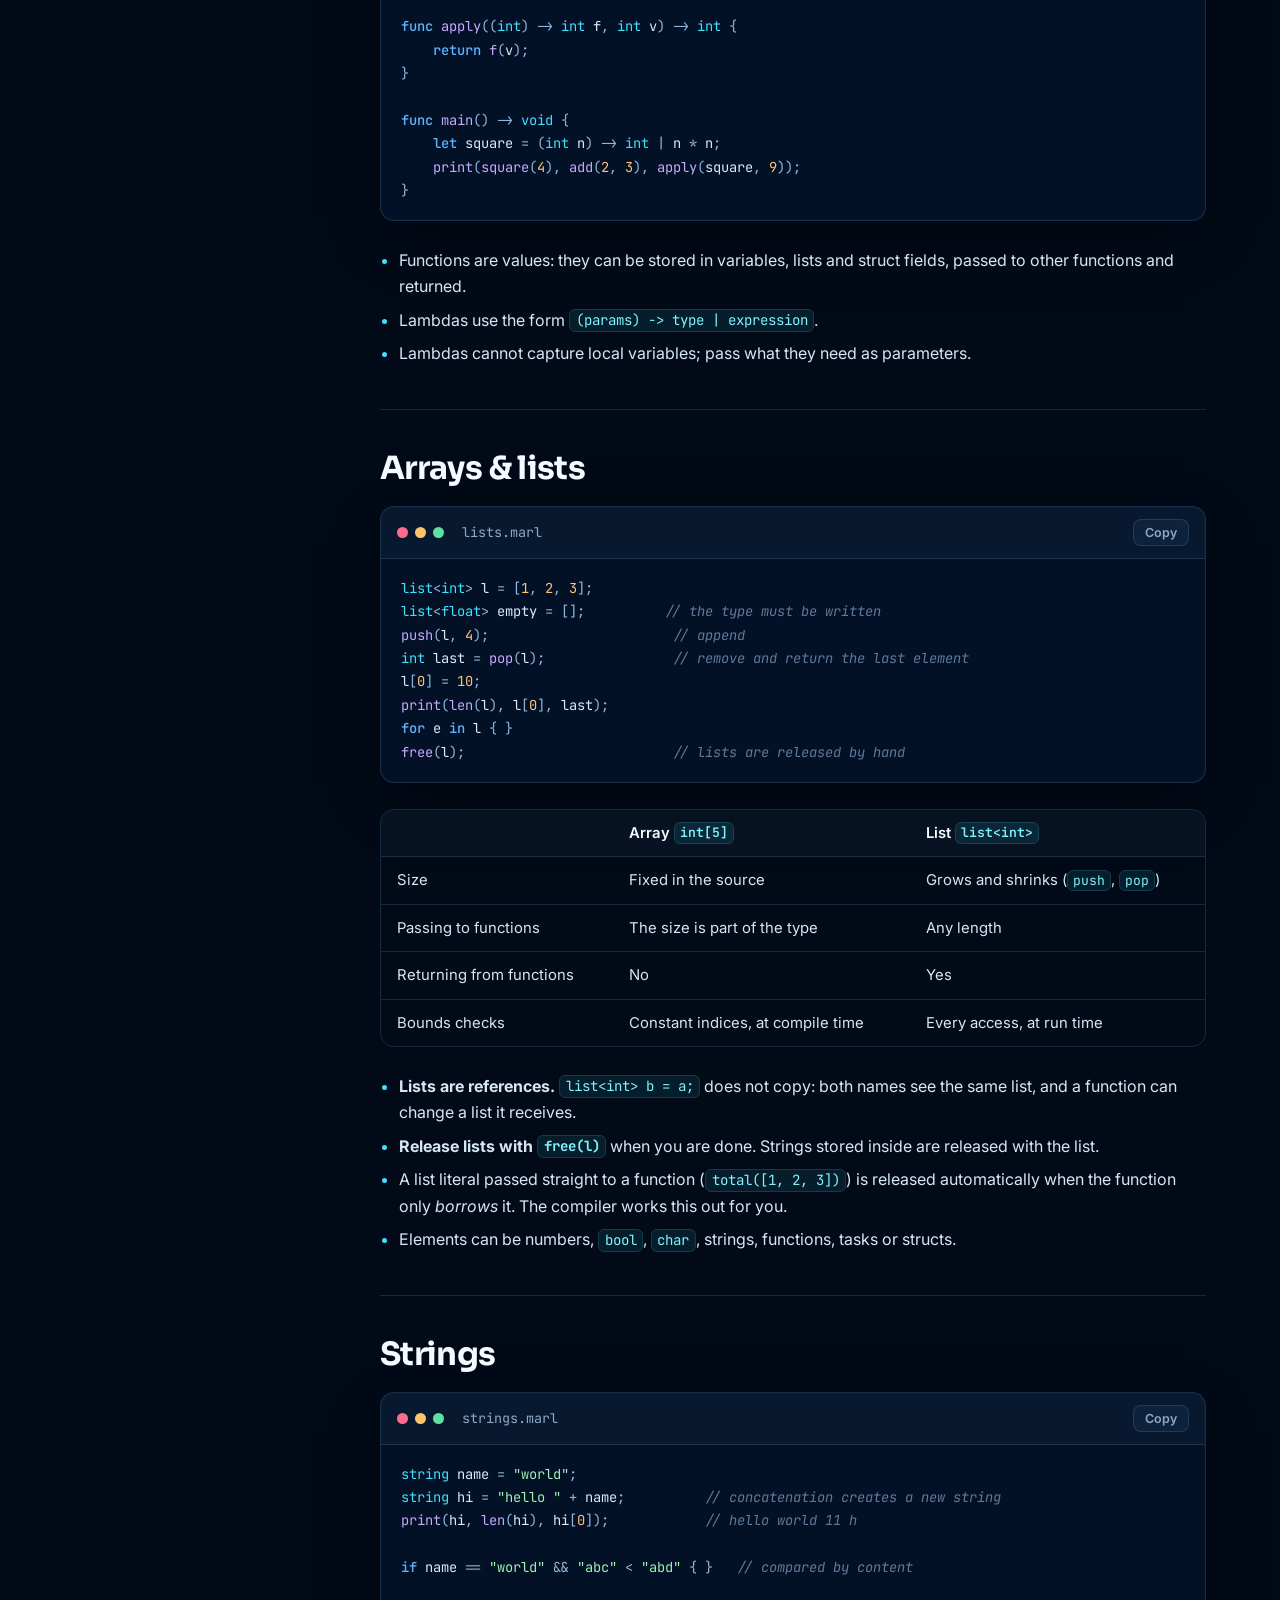
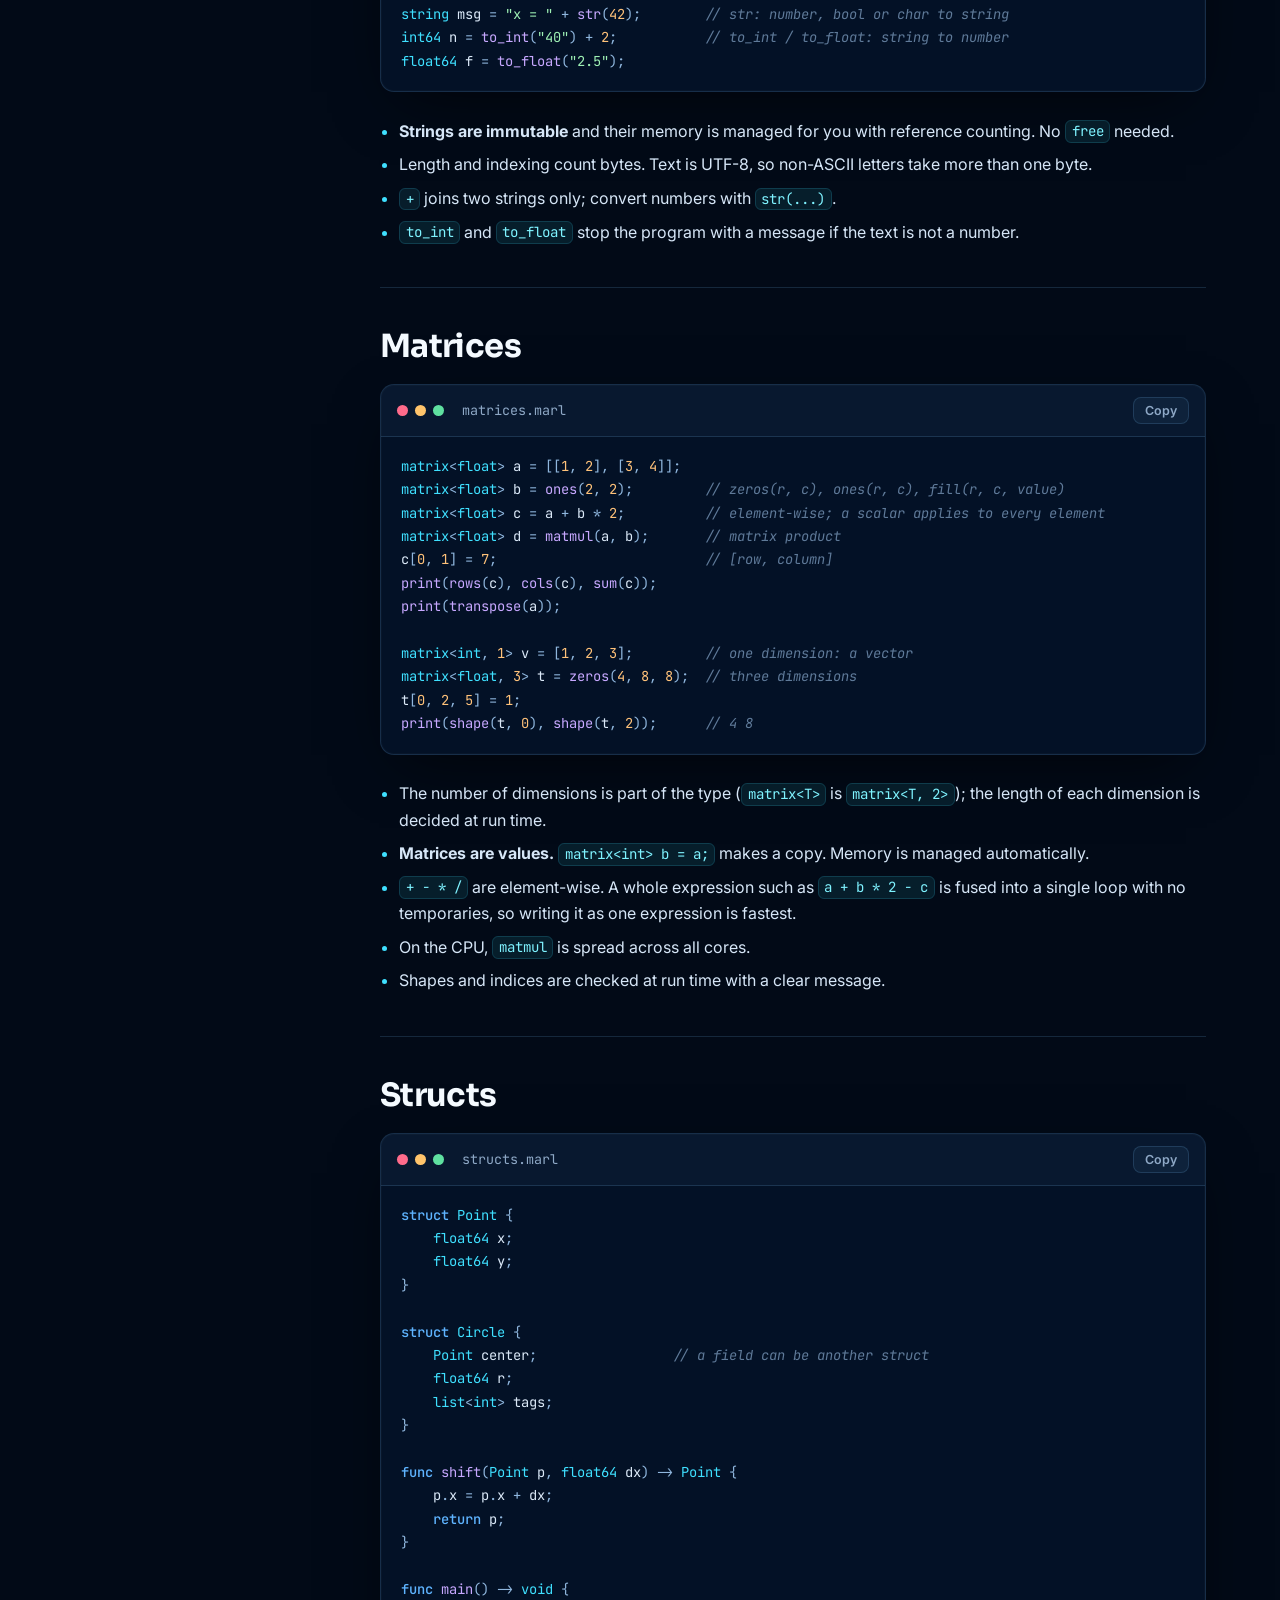
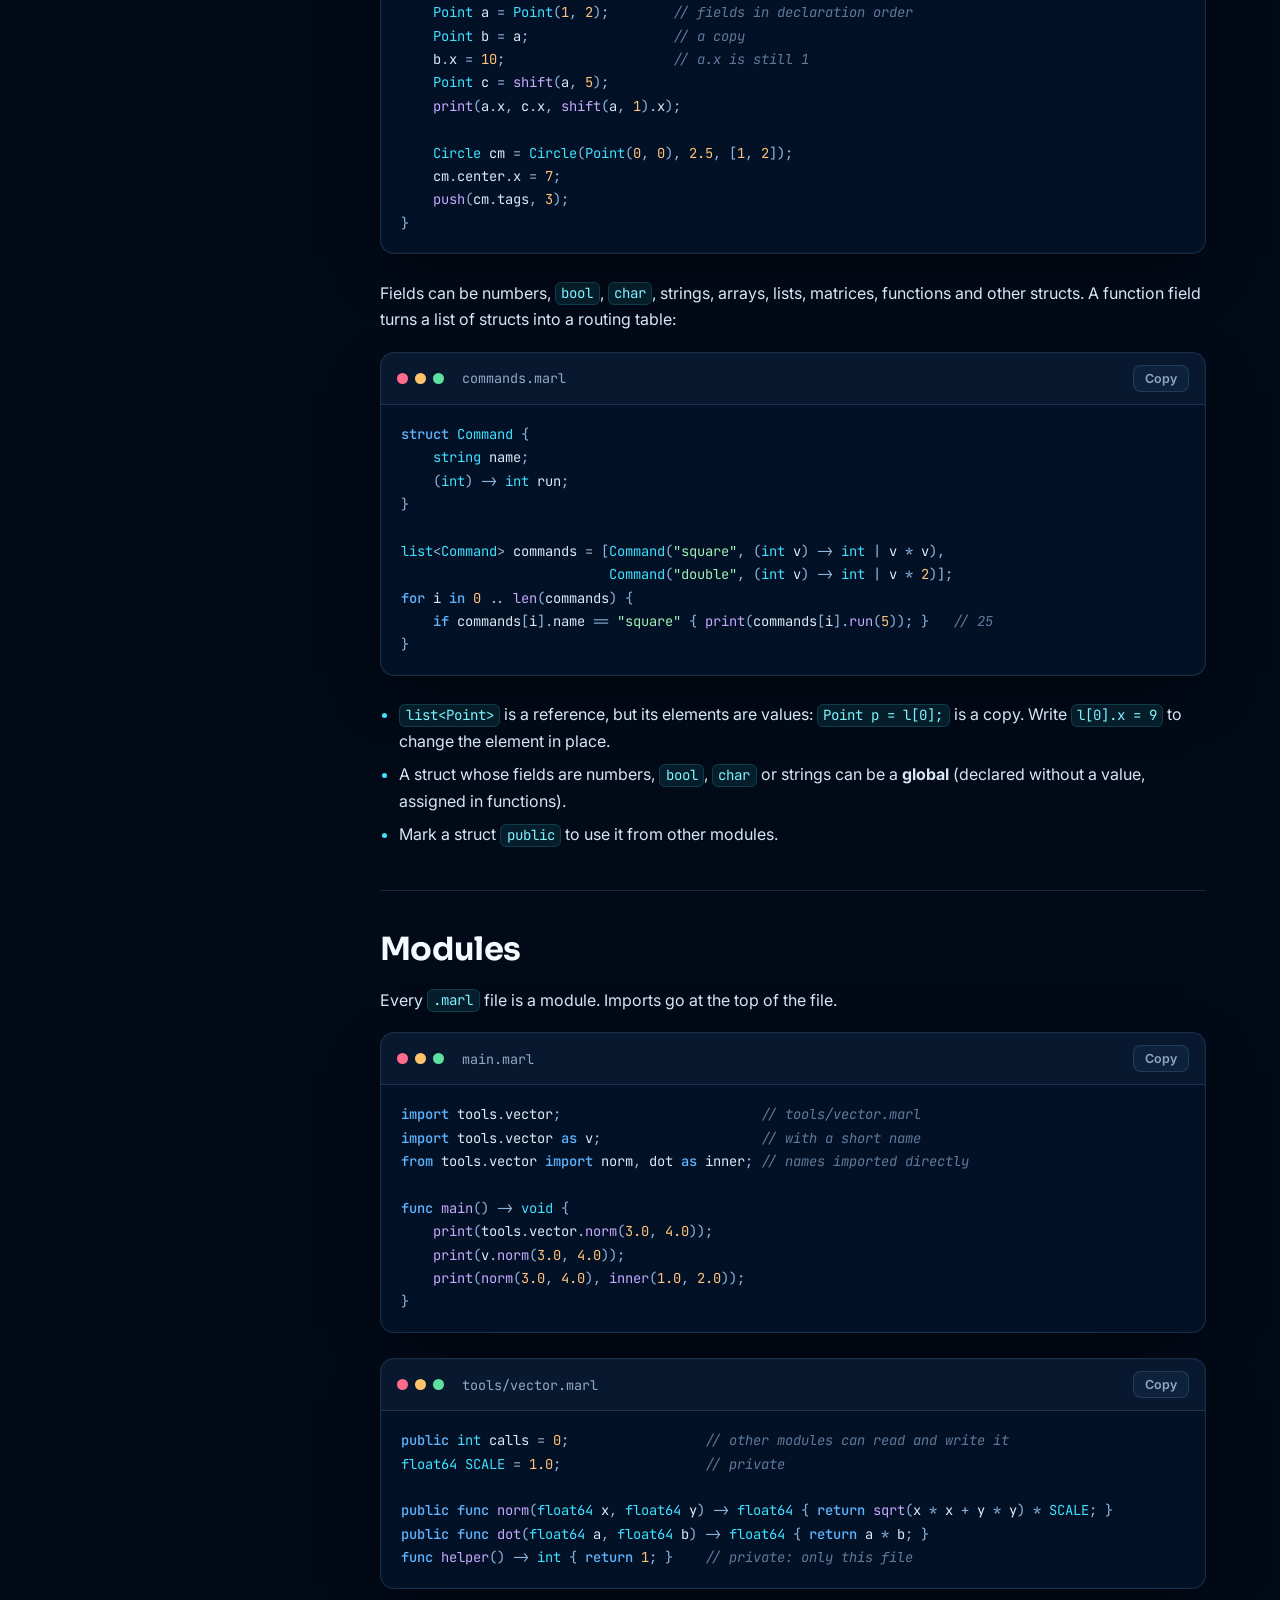
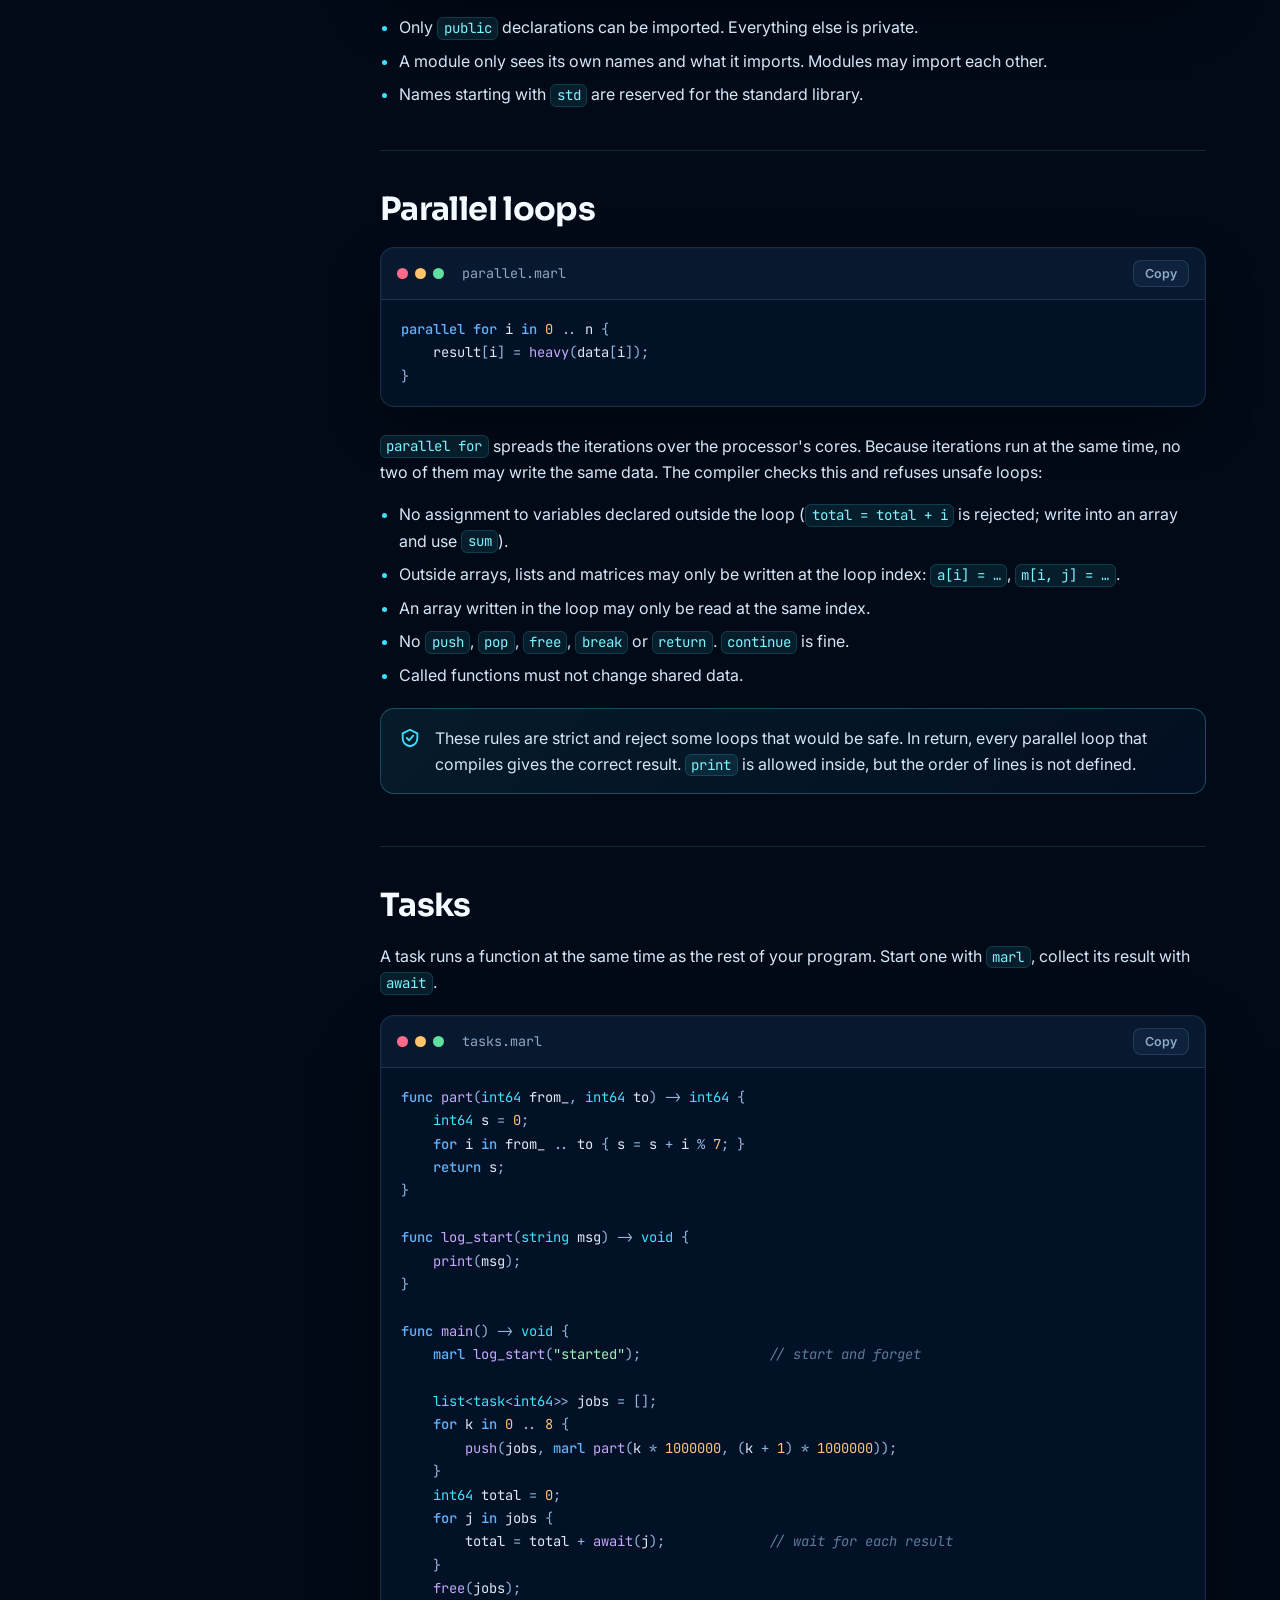
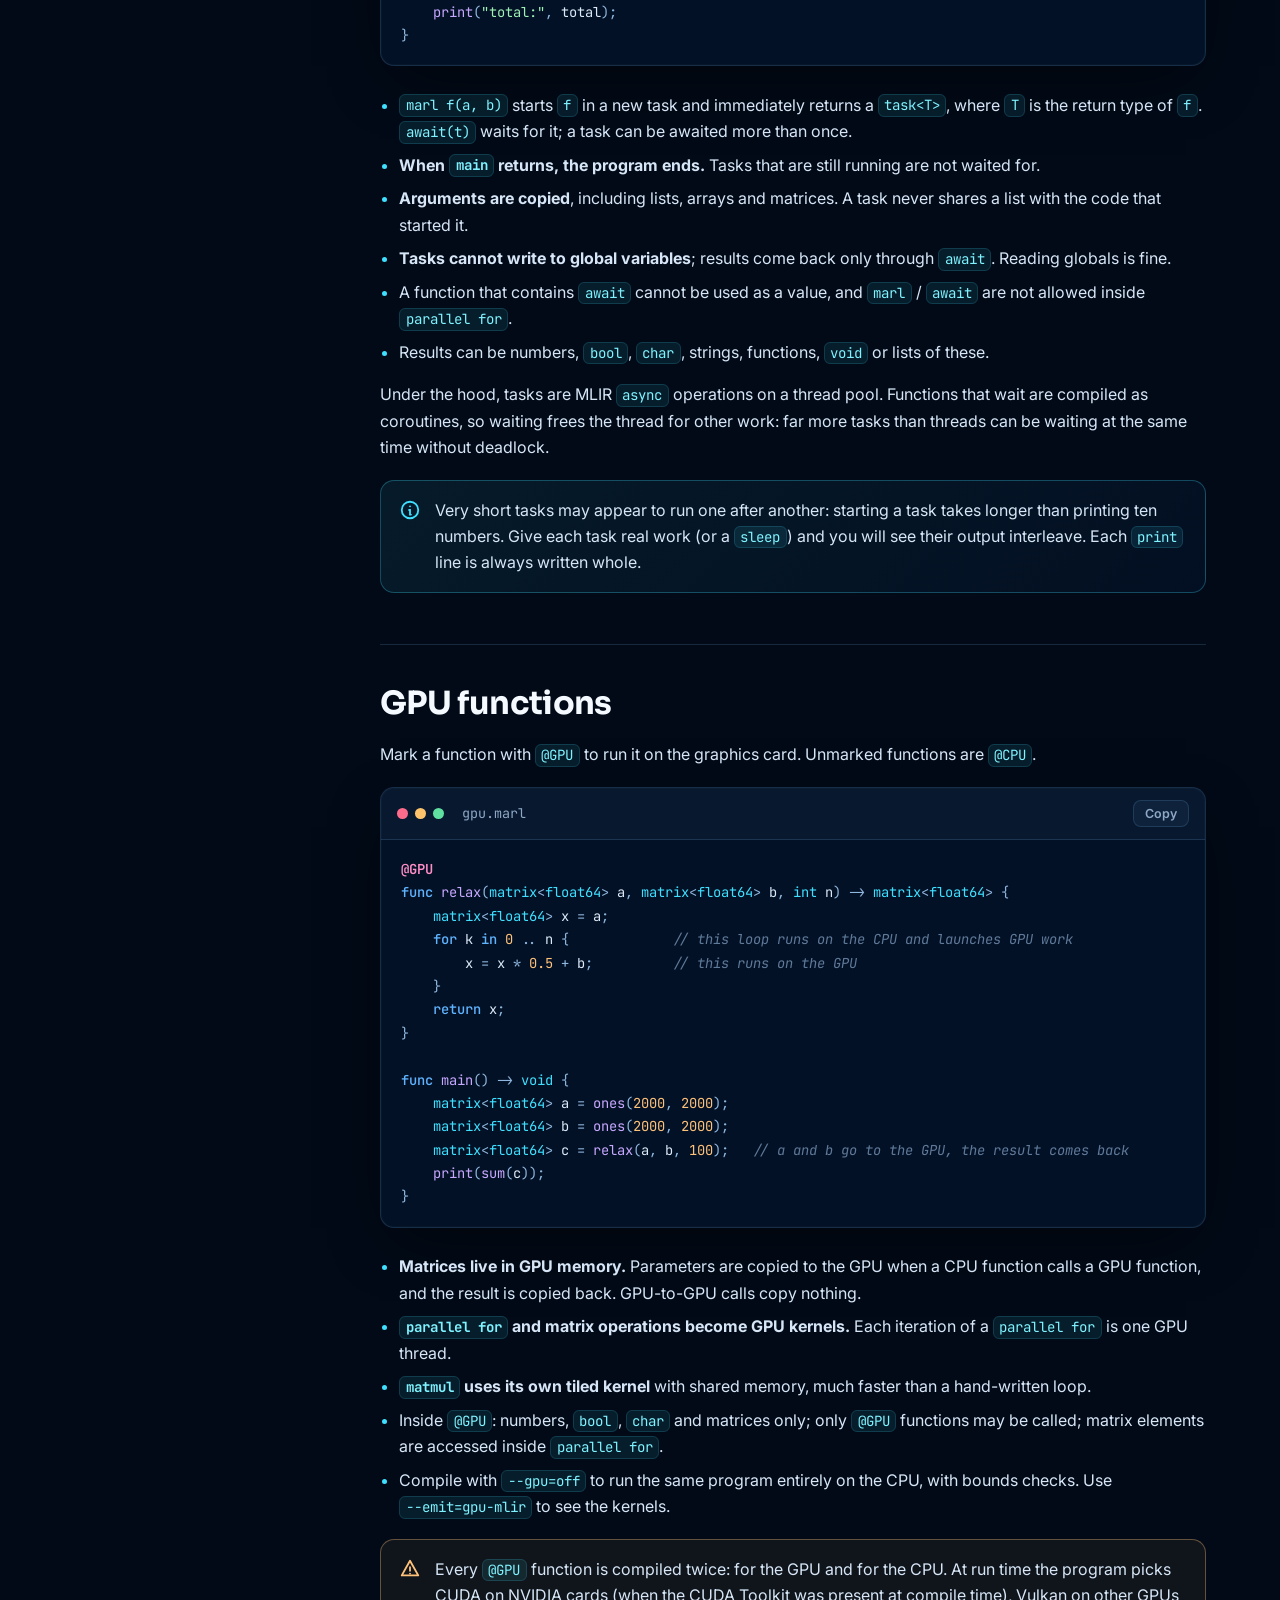
<file: docs.html>
<!doctype html>
<html lang="en">
<head>
  <meta charset="utf-8">
  <meta name="viewport" content="width=device-width, initial-scale=1">
  <title>Marlin Documentation</title>
  <meta name="description" content="Learn Marlin: setup, syntax, lists, strings, matrices, structs, modules, parallel loops, tasks, GPU functions, the HTTP server and database drivers.">
  <meta name="theme-color" content="#041530">
  <link rel="icon" href="assets/img/favicon.svg" type="image/svg+xml">
  <link rel="preconnect" href="https://fonts.googleapis.com">
  <link rel="preconnect" href="https://fonts.gstatic.com" crossorigin>
  <link href="https://fonts.googleapis.com/css2?family=Inter:wght@400;500;600;700&family=JetBrains+Mono:wght@400;500;700&family=Sora:wght@600;700;800&display=swap" rel="stylesheet">
  <link rel="stylesheet" href="assets/css/style.css?v=2">
</head>
<body>
  <a class="skip-link" href="#doc">Skip to content</a>

  <header class="nav solid">
    <div class="container">
      <a class="brand" href="index.html" aria-label="Marlin home"><span data-fish="brand"></span>marlin</a>
      <button class="nav-toggle" aria-label="Menu" aria-expanded="false" aria-controls="nav-links"><span></span></button>
      <nav class="nav-links" id="nav-links" aria-label="Main">
        <a href="index.html#features">Features</a>
        <a href="index.html#examples">Examples</a>
        <a href="index.html#performance">Performance</a>
        <a class="active" href="docs.html">Docs</a>
        <a class="nav-gh" href="https://github.com/MehmetEminKaymaz/marlin" aria-label="Marlin on GitHub"><svg width="17" height="17" viewBox="0 0 16 16" aria-hidden="true"><path fill="currentColor" d="M8 0C3.58 0 0 3.58 0 8c0 3.54 2.29 6.53 5.47 7.59.4.07.55-.17.55-.38 0-.19-.01-.82-.01-1.49-2.01.37-2.53-.49-2.69-.94-.09-.23-.48-.94-.82-1.13-.28-.15-.68-.52-.01-.53.63-.01 1.08.58 1.23.82.72 1.21 1.87.87 2.33.66.07-.52.28-.87.51-1.07-1.78-.2-3.64-.89-3.64-3.95 0-.87.31-1.59.82-2.15-.08-.2-.36-1.02.08-2.12 0 0 .67-.21 2.2.82.64-.18 1.32-.27 2-.27.68 0 1.36.09 2 .27 1.53-1.04 2.2-.82 2.2-.82.44 1.1.16 1.92.08 2.12.51.56.82 1.27.82 2.15 0 3.07-1.87 3.75-3.65 3.95.29.25.54.73.54 1.48 0 1.07-.01 1.93-.01 2.2 0 .21.15.46.55.38A8.013 8.013 0 0016 8c0-4.42-3.58-8-8-8z"/></svg><span>GitHub</span></a>
        <a class="btn btn-primary btn-sm" href="downloads.html">Download</a>
      </nav>
    </div>
  </header>

  <div class="docs-hero">
    <div class="container">
      <span class="kicker">Documentation</span>
      <h1>The Marlin guide</h1>
      <p>Everything you need to write Marlin programs, from your first <code>print</code> to tasks, GPU functions and web servers.</p>
    </div>
    <div class="mini-fish" data-fish></div>
  </div>

  <div class="container docs-layout">
    <aside class="sidebar" id="sidebar" aria-label="Documentation">
      <h5>Start</h5>
      <a href="#intro">Introduction</a>
      <a href="#getting-started">Getting started</a>
      <a href="#cli">Compiler options</a>
      <a href="#editor">Editor support</a>
      <h5>Language</h5>
      <a href="#basics">Variables &amp; types</a>
      <a href="#control">Control flow</a>
      <a href="#functions">Functions &amp; lambdas</a>
      <a href="#lists">Arrays &amp; lists</a>
      <a href="#strings">Strings</a>
      <a href="#matrices">Matrices</a>
      <a href="#structs">Structs</a>
      <a href="#modules">Modules</a>
      <h5>Concurrency</h5>
      <a href="#parallel">Parallel loops</a>
      <a href="#tasks">Tasks</a>
      <a href="#gpu">GPU functions</a>
      <h5>Library</h5>
      <a href="#stdlib">Standard library</a>
      <a href="#http">HTTP server</a>
      <a href="#database">Databases</a>
      <a href="#builtins">Built-in functions</a>
      <h5>More</h5>
      <a href="#roadmap">Status &amp; roadmap</a>
    </aside>

    <article class="doc" id="doc">
      <button class="sidebar-toggle" type="button" aria-controls="sidebar" aria-expanded="false">
        <svg viewBox="0 0 24 24" fill="none" stroke="currentColor" stroke-width="2" stroke-linecap="round"><path d="M4 6h16M4 12h16M4 18h10"/></svg>
        Contents
      </button>

      <!-- ===== Introduction ===== -->
      <section id="intro">
        <h2>Introduction</h2>
        <p>Marlin is a compiled, statically typed programming language built on <strong>MLIR</strong> and <strong>LLVM</strong>. Its goal is simple: one readable code base that runs on all CPU cores and on the GPU, without rewriting anything in a second language.</p>
        <ul>
          <li><strong>Concurrency is part of the language.</strong> <code>parallel for</code>, <code>marl</code> tasks and <code>@GPU</code> functions are keywords, not libraries.</li>
          <li><strong>The compiler checks the dangerous parts.</strong> Parallel loops that could race, tasks that write to globals and GPU code that touches host-only data are rejected at compile time.</li>
          <li><strong>Batteries included.</strong> Strings, lists, maps, matrices, structs, files, JSON, an HTTP/1.1 server and client, PostgreSQL and SQLite.</li>
          <li><strong>Native output.</strong> Programs compile to optimised machine code for Linux, macOS and Windows. There is no virtual machine, and the result is a single file you can copy to another machine.</li>
        </ul>
        <div class="callout">
          <svg viewBox="0 0 24 24" fill="none" stroke="currentColor" stroke-width="2" stroke-linecap="round"><circle cx="12" cy="12" r="9"/><path d="M12 8h.01M11 12h1v5h1"/></svg>
          <p>Marlin is a young research language and is developing quickly. This guide describes what works today; the <a href="#roadmap">roadmap</a> lists what is still missing.</p>
        </div>
      </section>

      <!-- ===== Getting started ===== -->
      <section id="getting-started">
        <h2>Getting started</h2>
        <h3>Install</h3>
        <p>One command downloads the compiler for your system from the latest release, verifies its SHA-256 checksum, installs it into your home folder and adds <code>marlin</code> to your PATH. Running it again updates Marlin.</p>
        <div class="code-window install-window" data-tabs>
          <div class="code-bar">
            <span class="lights"><i></i><i></i><i></i></span>
            <div class="os-tabs" role="tablist" aria-label="Operating system">
              <button class="os-tab" role="tab" id="dos-linux" data-os="linux" aria-controls="dos-p-linux" aria-selected="true" tabindex="0" type="button">Linux / macOS</button>
              <button class="os-tab" role="tab" id="dos-windows" data-os="windows" aria-controls="dos-p-windows" aria-selected="false" tabindex="-1" type="button">Windows</button>
            </div>
            <button class="copy" type="button" data-commands>Copy</button>
          </div>
          <div role="tabpanel" id="dos-p-linux" aria-labelledby="dos-linux">
<pre class="code terminal"><span class="p">$ </span><span class="cmd">curl -fsSL https://github.com/MehmetEminKaymaz/marlin/releases/latest/download/install.sh | sh</span></pre>
          </div>
          <div role="tabpanel" id="dos-p-windows" aria-labelledby="dos-windows" hidden>
<pre class="code terminal"><span class="p">PS&gt; </span><span class="cmd">irm https://github.com/MehmetEminKaymaz/marlin/releases/latest/download/install.ps1 | iex</span></pre>
          </div>
        </div>
        <p>Marlin goes into <code>~/.marlin</code> (on Windows <code>%LOCALAPPDATA%\Programs\Marlin</code>). Open a new terminal afterwards so that the PATH change takes effect. To install by hand, download the archive for your system from the <a href="downloads.html">download page</a>, unpack it anywhere and add its <code>bin</code> folder to PATH.</p>

        <h3>Requirements</h3>
        <p>Marlin compiles your program to machine code and uses your system's C compiler to link it into an executable.</p>
        <div class="table-wrap"><table>
          <thead><tr><th>System</th><th>Supported</th><th>You also need</th></tr></thead>
          <tbody>
            <tr><td>Linux</td><td>x86-64 and ARM64, glibc 2.31 or newer (Ubuntu 20.04, Debian 11, Fedora, Arch …)</td><td>a C compiler: <code>sudo apt install build-essential</code>, <code>sudo dnf install gcc</code> or <code>sudo pacman -S base-devel</code></td></tr>
            <tr><td>macOS</td><td>Apple silicon and Intel</td><td>the Command Line Tools: <code>xcode-select --install</code></td></tr>
            <tr><td>Windows</td><td>10 and 11, x64</td><td>Visual Studio Build Tools with the <em>Desktop development with C++</em> workload and the <em>C++ Clang tools</em> component (the command is below)</td></tr>
          </tbody>
        </table></div>
        <div class="code-window">
          <div class="code-bar"><span class="lights"><i></i><i></i><i></i></span><span class="file">Windows: Build Tools with Clang</span><button class="copy" type="button" data-commands>Copy</button></div>
<pre class="code terminal"><span class="p">PS&gt; </span><span class="cmd">winget install Microsoft.VisualStudio.2022.BuildTools --override "--passive --add Microsoft.VisualStudio.Workload.VCTools --add Microsoft.VisualStudio.Component.VC.Llvm.Clang --includeRecommended"</span></pre>
        </div>
        <p>Optional extras, only needed for the features that use them:</p>
        <ul>
          <li><strong>GPU:</strong> any graphics card with an up-to-date driver. <code>@GPU</code> code runs through Vulkan on NVIDIA, AMD and Intel GPUs and through Metal on Macs. On NVIDIA cards, installing the CUDA Toolkit adds native CUDA kernels. Without a GPU the same program runs on the CPU.</li>
          <li><strong><code>std.postgres</code>:</strong> the PostgreSQL client library: <code>sudo apt install libpq5</code> on Linux, <code>brew install libpq</code> on macOS. It ships with Marlin on Windows.</li>
          <li><strong><code>std.http.client</code>:</strong> libcurl, which is already installed on most Linux systems and on every Mac. It ships with Marlin on Windows.</li>
        </ul>

        <h3>Check your setup</h3>
        <p><code>marlin doctor</code> compiles and runs a few small programs, then reports what works and what is missing, with the command to fix it. Lines marked <code>[HATA]</code> (error) must be fixed before programs can be built; <code>[uyari]</code> (warning) only affects the feature it names.</p>
        <div class="code-window">
          <div class="code-bar"><span class="lights"><i></i><i></i><i></i></span><span class="file">terminal</span><button class="copy" type="button" data-commands>Copy</button></div>
<pre class="code terminal"><span class="p">$ </span><span class="cmd">marlin doctor</span>
<span class="o">  [tamam] baglayici (C derleyicisi): /usr/bin/cc
  [tamam] deneme programi: derlendi ve calisti (paralel dongu dahil)
  [tamam] GPU calisirken: cuda (NVIDIA GeForce RTX 4060 Laptop GPU)
  [tamam] std.http.client (libcurl): kutuphane yuklenebiliyor
  [uyari] std.postgres (libpq): libpq ... bulunamadi (kurulum: ... 'sudo apt install libpq5' ...)

Kurulum calisiyor. [uyari] satirlari yalnizca ilgili ozellikleri etkiler.</span></pre>
        </div>
        <p>(The compiler's messages are currently written in Turkish: <em>tamam</em> = OK, <em>uyari</em> = warning, <em>hata</em> = error.)</p>

        <h3>Your first program</h3>
        <div class="code-window">
          <div class="code-bar"><span class="lights"><i></i><i></i><i></i></span><span class="file">hello.marl</span><button class="copy" type="button">Copy</button></div>
<pre class="code"><code class="marl">
func main() -&gt; void {
    int total = 0;
    for i in 0 .. 5 {
        total = total + i;
    }
    print("total =", total);
    print("root:", sqrt(total));
}
</code></pre>
        </div>
        <div class="code-window">
          <div class="code-bar"><span class="lights"><i></i><i></i><i></i></span><span class="file">terminal</span><button class="copy" type="button" data-commands>Copy</button></div>
<pre class="code terminal"><span class="p">$ </span><span class="cmd">marlin hello.marl -o hello</span>
<span class="p">$ </span><span class="cmd">./hello</span>
<span class="o">total = 10
root: 3.1622776601683795</span></pre>
        </div>
        <p>Without <code>-o</code> the executable is called <code>a.out</code> (<code>a.exe</code> on Windows). The result is a single native file: you can copy it to another machine of the same kind and run it there, no Marlin needed. Compile errors point at the file, line and column, for example <code>hello.marl:3:13: ...</code>.</p>

        <h3>Update and uninstall</h3>
        <p>To update, run the install command again. To remove Marlin:</p>
        <div class="code-window">
          <div class="code-bar"><span class="lights"><i></i><i></i><i></i></span><span class="file">terminal</span><button class="copy" type="button">Copy</button></div>
<pre class="code terminal"><span class="c"># Linux / macOS</span>
<span class="p">$ </span><span class="cmd">curl -fsSL https://github.com/MehmetEminKaymaz/marlin/releases/latest/download/install.sh | sh -s -- --uninstall</span>
<span class="c"># Windows (PowerShell)</span>
<span class="p">PS&gt; </span><span class="cmd">$env:MARLIN_UNINSTALL = "1"; irm https://github.com/MehmetEminKaymaz/marlin/releases/latest/download/install.ps1 | iex</span></pre>
        </div>

        <h3>Building from source</h3>
        <p>You only need this to work on the compiler itself. Requirements: LLVM / MLIR <strong>19.1.7</strong> (the conda-forge packages <code>mlir</code> and <code>llvmdev</code> are the easiest way to get them), CMake 3.25+, a C++20 compiler and Java 11+ for the ANTLR parser generator. Then:</p>
        <div class="code-window">
          <div class="code-bar"><span class="lights"><i></i><i></i><i></i></span><span class="file">terminal</span><button class="copy" type="button" data-commands>Copy</button></div>
<pre class="code terminal"><span class="p">$ </span><span class="cmd">cmake -S . -B build -DCMAKE_BUILD_TYPE=Release -DMLIR_DIR=/path/to/lib/cmake/mlir -DMARLIN_ANTLR_FROM_SOURCE=ON</span>
<span class="p">$ </span><span class="cmd">cmake --build build -j</span>
<span class="p">$ </span><span class="cmd">./build/marlin doctor</span></pre>
        </div>
        <p>The repository's README explains the test suite and how the release packages are made.</p>
      </section>

      <!-- ===== CLI ===== -->
      <section id="cli">
        <h2>Compiler options</h2>
        <div class="code-window">
<pre class="code terminal">marlin [source.marl] [options]
marlin doctor</pre>
        </div>
        <div class="table-wrap"><table>
          <thead><tr><th>Option</th><th>What it does</th></tr></thead>
          <tbody>
            <tr><td><code>-o file</code></td><td>Name of the output file</td></tr>
            <tr><td><code>-O0</code> … <code>-O3</code></td><td>Optimisation level. The default is <code>-O0</code>.</td></tr>
            <tr><td><code>--emit=…</code></td><td>Stop at an intermediate stage (see below)</td></tr>
            <tr><td><code>-I dir</code></td><td>Extra directory to search for imported modules (can be repeated)</td></tr>
            <tr><td><code>--gpu=auto</code></td><td>The default. <code>@GPU</code> functions are compiled for the GPU and for the CPU; at run time the program uses the GPU if there is one (CUDA on NVIDIA, Vulkan elsewhere) and the CPU copy otherwise.</td></tr>
            <tr><td><code>--gpu=on</code></td><td>Like <code>auto</code>, but warns when the CUDA toolkit is missing, so NVIDIA cards would use Vulkan.</td></tr>
            <tr><td><code>--gpu=off</code></td><td>Compile <code>@GPU</code> functions for the CPU only. Useful for comparing results.</td></tr>
            <tr><td><code>--print-ast</code></td><td>Print the syntax tree</td></tr>
            <tr><td><code>--lsp</code></td><td>Run as a language server (used by the editor extension)</td></tr>
            <tr><td><code>--version</code></td><td>Print the compiler version</td></tr>
            <tr><td><code>doctor</code></td><td>Check the installation (linker, GPU, libraries) and explain how to fix what is missing</td></tr>
          </tbody>
        </table></div>

        <h3>Looking inside: <code>--emit</code></h3>
        <p>The compiler transforms your program step by step: <code>.marl → AST → MLIR → LLVM dialect → LLVM IR → object file → executable</code>. You can stop at any step and look at the result.</p>
        <div class="table-wrap"><table>
          <thead><tr><th>Value</th><th>Shows</th></tr></thead>
          <tbody>
            <tr><td><code>mlir</code></td><td>High-level MLIR (<code>scf</code>, <code>tensor</code>, <code>async</code> …)</td></tr>
            <tr><td><code>gpu-mlir</code></td><td>MLIR after GPU outlining: every kernel inside a <code>gpu.module</code>, launched with <code>gpu.launch_func</code></td></tr>
            <tr><td><code>llvm-mlir</code></td><td>MLIR lowered to the LLVM dialect</td></tr>
            <tr><td><code>llvm-ir</code></td><td>LLVM IR, as in <code>.ll</code> files</td></tr>
            <tr><td><code>obj</code></td><td>Object file, not yet linked</td></tr>
            <tr><td><code>exe</code></td><td>Executable (the default)</td></tr>
          </tbody>
        </table></div>
      </section>

      <!-- ===== Editor ===== -->
      <section id="editor">
        <h2>Editor support</h2>
        <p>The VS Code extension gives you syntax colouring, snippets, live error reporting and a <strong>Compile &amp; Run</strong> button. Errors come from the real compiler front end running as a language server (<code>marlin --lsp</code>), so the editor and the compiler always agree.</p>
        <ol>
          <li>Install Marlin first (see <a href="#getting-started">Getting started</a>); the extension uses the <code>marlin</code> command on your PATH.</li>
          <li>Download <code>marlin-vscode.vsix</code> from the <a href="downloads.html">download page</a>.</li>
          <li>In VS Code's Extensions panel, choose <strong>… → Install from VSIX…</strong> and pick the downloaded file.</li>
          <li>Open any <code>.marl</code> file. Press <code>Ctrl+Alt+R</code> (or the ▷ button) to compile and run it.</li>
        </ol>
        <p>If <code>marlin</code> is not on the PATH that VS Code sees, set <strong>Marlin: Compiler Path</strong> in the settings. After updating Marlin, restart the language server from the command palette: <strong>Marlin: Dil Sunucusunu Yeniden Başlat</strong> (the extension's commands are in Turkish for now).</p>
      </section>

      <!-- ===== Basics ===== -->
      <section id="basics">
        <h2>Variables &amp; types</h2>
        <div class="code-window">
          <div class="code-bar"><span class="lights"><i></i><i></i><i></i></span><span class="file">basics.marl</span><button class="copy" type="button">Copy</button></div>
<pre class="code"><code class="marl">
int counter = 0;              // globals need a constant initial value
float rate = 0.5;
string last_message;          // or no value at all: zero / empty string

func main() -&gt; void {
    int x = 5;
    let y = 2.5;              // the type is inferred (float64)
    bool ok = x &gt; 3 &amp;&amp; y &lt; 10;
    string greeting = "hello";
    int[4] arr = [1, 2, 3, 4];
    arr[0] = 10;
    print(x, y, ok, greeting, arr[0]);
}
</code></pre>
        </div>
        <div class="table-wrap"><table>
          <thead><tr><th>Kind</th><th>Types</th></tr></thead>
          <tbody>
            <tr><td>Signed integers</td><td><code>int8</code> <code>int16</code> <code>int</code> (32-bit) <code>int64</code></td></tr>
            <tr><td>Unsigned integers</td><td><code>uint8</code> <code>uint16</code> <code>uint</code> <code>uint64</code></td></tr>
            <tr><td>Floating point</td><td><code>float</code> (32-bit) <code>float64</code></td></tr>
            <tr><td>Others</td><td><code>bool</code> <code>char</code> <code>string</code></td></tr>
            <tr><td>Collections</td><td>arrays <code>int[5]</code>, lists <code>list&lt;int&gt;</code>, matrices <code>matrix&lt;float, N&gt;</code></td></tr>
            <tr><td>Functions</td><td><code>(int) -&gt; int</code></td></tr>
            <tr><td>Tasks</td><td><code>task&lt;T&gt;</code></td></tr>
            <tr><td>Your own</td><td><code>struct Point { … }</code></td></tr>
          </tbody>
        </table></div>
        <ul>
          <li>Numeric types convert automatically (<code>int h = 7.5;</code> gives 7).</li>
          <li>Conditions must be <code>bool</code>: write <code>if x != 0</code>, not <code>if x</code>.</li>
          <li>Every program needs a <code>main</code> without parameters that returns <code>void</code> or <code>int</code>.</li>
        </ul>
      </section>

      <!-- ===== Control flow ===== -->
      <section id="control">
        <h2>Control flow</h2>
        <div class="code-window">
          <div class="code-bar"><span class="lights"><i></i><i></i><i></i></span><span class="file">control.marl</span><button class="copy" type="button">Copy</button></div>
<pre class="code"><code class="marl">
if x &gt; 10 {
    print("big");
} else if x &gt; 3 {
    print("medium");
} else {
    print("small");
}

for i in 0 .. 10 { }              // 0 to 9
for i in 0 .. 10 step 2 { }       // 0, 2, 4, 6, 8
for e in arr { }                  // every element
while x &gt; 0 { x = x - 1; }
// break and continue work in every loop
</code></pre>
        </div>
        <p>The loop variable of a <code>for</code> cannot be changed inside the loop, and <code>step</code> must be positive.</p>
      </section>

      <!-- ===== Functions ===== -->
      <section id="functions">
        <h2>Functions &amp; lambdas</h2>
        <div class="code-window">
          <div class="code-bar"><span class="lights"><i></i><i></i><i></i></span><span class="file">functions.marl</span><button class="copy" type="button">Copy</button></div>
<pre class="code"><code class="marl">
func add(int a, int b) -&gt; int {
    return a + b;
}

func apply((int) -&gt; int f, int v) -&gt; int {
    return f(v);
}

func main() -&gt; void {
    let square = (int n) -&gt; int | n * n;
    print(square(4), add(2, 3), apply(square, 9));
}
</code></pre>
        </div>
        <ul>
          <li>Functions are values: they can be stored in variables, lists and struct fields, passed to other functions and returned.</li>
          <li>Lambdas use the form <code>(params) -&gt; type | expression</code>.</li>
          <li>Lambdas cannot capture local variables; pass what they need as parameters.</li>
        </ul>
      </section>

      <!-- ===== Lists ===== -->
      <section id="lists">
        <h2>Arrays &amp; lists</h2>
        <div class="code-window">
          <div class="code-bar"><span class="lights"><i></i><i></i><i></i></span><span class="file">lists.marl</span><button class="copy" type="button">Copy</button></div>
<pre class="code"><code class="marl">
list&lt;int&gt; l = [1, 2, 3];
list&lt;float&gt; empty = [];          // the type must be written
push(l, 4);                       // append
int last = pop(l);                // remove and return the last element
l[0] = 10;
print(len(l), l[0], last);
for e in l { }
free(l);                          // lists are released by hand
</code></pre>
        </div>
        <div class="table-wrap"><table>
          <thead><tr><th></th><th>Array <code>int[5]</code></th><th>List <code>list&lt;int&gt;</code></th></tr></thead>
          <tbody>
            <tr><td>Size</td><td>Fixed in the source</td><td>Grows and shrinks (<code>push</code>, <code>pop</code>)</td></tr>
            <tr><td>Passing to functions</td><td>The size is part of the type</td><td>Any length</td></tr>
            <tr><td>Returning from functions</td><td>No</td><td>Yes</td></tr>
            <tr><td>Bounds checks</td><td>Constant indices, at compile time</td><td>Every access, at run time</td></tr>
          </tbody>
        </table></div>
        <ul>
          <li><strong>Lists are references.</strong> <code>list&lt;int&gt; b = a;</code> does not copy: both names see the same list, and a function can change a list it receives.</li>
          <li><strong>Release lists with <code>free(l)</code></strong> when you are done. Strings stored inside are released with the list.</li>
          <li>A list literal passed straight to a function (<code>total([1, 2, 3])</code>) is released automatically when the function only <em>borrows</em> it. The compiler works this out for you.</li>
          <li>Elements can be numbers, <code>bool</code>, <code>char</code>, strings, functions, tasks or structs.</li>
        </ul>
      </section>

      <!-- ===== Strings ===== -->
      <section id="strings">
        <h2>Strings</h2>
        <div class="code-window">
          <div class="code-bar"><span class="lights"><i></i><i></i><i></i></span><span class="file">strings.marl</span><button class="copy" type="button">Copy</button></div>
<pre class="code"><code class="marl">
string name = "world";
string hi = "hello " + name;          // concatenation creates a new string
print(hi, len(hi), hi[0]);            // hello world 11 h

if name == "world" &amp;&amp; "abc" &lt; "abd" { }   // compared by content

string msg = "x = " + str(42);        // str: number, bool or char to string
int64 n = to_int("40") + 2;           // to_int / to_float: string to number
float64 f = to_float("2.5");
</code></pre>
        </div>
        <ul>
          <li><strong>Strings are immutable</strong> and their memory is managed for you with reference counting. No <code>free</code> needed.</li>
          <li>Length and indexing count bytes. Text is UTF-8, so non-ASCII letters take more than one byte.</li>
          <li><code>+</code> joins two strings only; convert numbers with <code>str(...)</code>.</li>
          <li><code>to_int</code> and <code>to_float</code> stop the program with a message if the text is not a number.</li>
        </ul>
      </section>

      <!-- ===== Matrices ===== -->
      <section id="matrices">
        <h2>Matrices</h2>
        <div class="code-window">
          <div class="code-bar"><span class="lights"><i></i><i></i><i></i></span><span class="file">matrices.marl</span><button class="copy" type="button">Copy</button></div>
<pre class="code"><code class="marl">
matrix&lt;float&gt; a = [[1, 2], [3, 4]];
matrix&lt;float&gt; b = ones(2, 2);         // zeros(r, c), ones(r, c), fill(r, c, value)
matrix&lt;float&gt; c = a + b * 2;          // element-wise; a scalar applies to every element
matrix&lt;float&gt; d = matmul(a, b);       // matrix product
c[0, 1] = 7;                          // [row, column]
print(rows(c), cols(c), sum(c));
print(transpose(a));

matrix&lt;int, 1&gt; v = [1, 2, 3];         // one dimension: a vector
matrix&lt;float, 3&gt; t = zeros(4, 8, 8);  // three dimensions
t[0, 2, 5] = 1;
print(shape(t, 0), shape(t, 2));      // 4 8
</code></pre>
        </div>
        <ul>
          <li>The number of dimensions is part of the type (<code>matrix&lt;T&gt;</code> is <code>matrix&lt;T, 2&gt;</code>); the length of each dimension is decided at run time.</li>
          <li><strong>Matrices are values.</strong> <code>matrix&lt;int&gt; b = a;</code> makes a copy. Memory is managed automatically.</li>
          <li><code>+ - * /</code> are element-wise. A whole expression such as <code>a + b * 2 - c</code> is fused into a single loop with no temporaries, so writing it as one expression is fastest.</li>
          <li>On the CPU, <code>matmul</code> is spread across all cores.</li>
          <li>Shapes and indices are checked at run time with a clear message.</li>
        </ul>
      </section>

      <!-- ===== Structs ===== -->
      <section id="structs">
        <h2>Structs</h2>
        <div class="code-window">
          <div class="code-bar"><span class="lights"><i></i><i></i><i></i></span><span class="file">structs.marl</span><button class="copy" type="button">Copy</button></div>
<pre class="code"><code class="marl">
struct Point {
    float64 x;
    float64 y;
}

struct Circle {
    Point center;                 // a field can be another struct
    float64 r;
    list&lt;int&gt; tags;
}

func shift(Point p, float64 dx) -&gt; Point {
    p.x = p.x + dx;
    return p;
}

func main() -&gt; void {
    Point a = Point(1, 2);        // fields in declaration order
    Point b = a;                  // a copy
    b.x = 10;                     // a.x is still 1
    Point c = shift(a, 5);
    print(a.x, c.x, shift(a, 1).x);

    Circle cm = Circle(Point(0, 0), 2.5, [1, 2]);
    cm.center.x = 7;
    push(cm.tags, 3);
}
</code></pre>
        </div>
        <p>Fields can be numbers, <code>bool</code>, <code>char</code>, strings, arrays, lists, matrices, functions and other structs. A function field turns a list of structs into a routing table:</p>
        <div class="code-window">
          <div class="code-bar"><span class="lights"><i></i><i></i><i></i></span><span class="file">commands.marl</span><button class="copy" type="button">Copy</button></div>
<pre class="code"><code class="marl">
struct Command {
    string name;
    (int) -&gt; int run;
}

list&lt;Command&gt; commands = [Command("square", (int v) -&gt; int | v * v),
                          Command("double", (int v) -&gt; int | v * 2)];
for i in 0 .. len(commands) {
    if commands[i].name == "square" { print(commands[i].run(5)); }   // 25
}
</code></pre>
        </div>
        <ul>
          <li><code>list&lt;Point&gt;</code> is a reference, but its elements are values: <code>Point p = l[0];</code> is a copy. Write <code>l[0].x = 9</code> to change the element in place.</li>
          <li>A struct whose fields are numbers, <code>bool</code>, <code>char</code> or strings can be a <strong>global</strong> (declared without a value, assigned in functions).</li>
          <li>Mark a struct <code>public</code> to use it from other modules.</li>
        </ul>
      </section>

      <!-- ===== Modules ===== -->
      <section id="modules">
        <h2>Modules</h2>
        <p>Every <code>.marl</code> file is a module. Imports go at the top of the file.</p>
        <div class="code-window">
          <div class="code-bar"><span class="lights"><i></i><i></i><i></i></span><span class="file">main.marl</span><button class="copy" type="button">Copy</button></div>
<pre class="code"><code class="marl">
import tools.vector;                         // tools/vector.marl
import tools.vector as v;                    // with a short name
from tools.vector import norm, dot as inner; // names imported directly

func main() -&gt; void {
    print(tools.vector.norm(3.0, 4.0));
    print(v.norm(3.0, 4.0));
    print(norm(3.0, 4.0), inner(1.0, 2.0));
}
</code></pre>
        </div>
        <div class="code-window">
          <div class="code-bar"><span class="lights"><i></i><i></i><i></i></span><span class="file">tools/vector.marl</span><button class="copy" type="button">Copy</button></div>
<pre class="code"><code class="marl">
public int calls = 0;                 // other modules can read and write it
float64 SCALE = 1.0;                  // private

public func norm(float64 x, float64 y) -&gt; float64 { return sqrt(x * x + y * y) * SCALE; }
public func dot(float64 a, float64 b) -&gt; float64 { return a * b; }
func helper() -&gt; int { return 1; }    // private: only this file
</code></pre>
        </div>
        <ul>
          <li>Only <code>public</code> declarations can be imported. Everything else is private.</li>
          <li>A module only sees its own names and what it imports. Modules may import each other.</li>
          <li>Names starting with <code>std</code> are reserved for the standard library.</li>
        </ul>
      </section>

      <!-- ===== Parallel ===== -->
      <section id="parallel">
        <h2>Parallel loops</h2>
        <div class="code-window">
          <div class="code-bar"><span class="lights"><i></i><i></i><i></i></span><span class="file">parallel.marl</span><button class="copy" type="button">Copy</button></div>
<pre class="code"><code class="marl">
parallel for i in 0 .. n {
    result[i] = heavy(data[i]);
}
</code></pre>
        </div>
        <p><code>parallel for</code> spreads the iterations over the processor's cores. Because iterations run at the same time, no two of them may write the same data. The compiler checks this and refuses unsafe loops:</p>
        <ul>
          <li>No assignment to variables declared outside the loop (<code>total = total + i</code> is rejected; write into an array and use <code>sum</code>).</li>
          <li>Outside arrays, lists and matrices may only be written at the loop index: <code>a[i] = …</code>, <code>m[i, j] = …</code>.</li>
          <li>An array written in the loop may only be read at the same index.</li>
          <li>No <code>push</code>, <code>pop</code>, <code>free</code>, <code>break</code> or <code>return</code>. <code>continue</code> is fine.</li>
          <li>Called functions must not change shared data.</li>
        </ul>
        <div class="callout">
          <svg viewBox="0 0 24 24" fill="none" stroke="currentColor" stroke-width="2" stroke-linecap="round" stroke-linejoin="round"><path d="M12 3l8 4v5c0 5-3.5 8-8 9-4.5-1-8-4-8-9V7z"/><path d="M8.5 12l2.5 2.5 4.5-5"/></svg>
          <p>These rules are strict and reject some loops that would be safe. In return, every parallel loop that compiles gives the correct result. <code>print</code> is allowed inside, but the order of lines is not defined.</p>
        </div>
      </section>

      <!-- ===== Tasks ===== -->
      <section id="tasks">
        <h2>Tasks</h2>
        <p>A task runs a function at the same time as the rest of your program. Start one with <code>marl</code>, collect its result with <code>await</code>.</p>
        <div class="code-window">
          <div class="code-bar"><span class="lights"><i></i><i></i><i></i></span><span class="file">tasks.marl</span><button class="copy" type="button">Copy</button></div>
<pre class="code"><code class="marl">
func part(int64 from_, int64 to) -&gt; int64 {
    int64 s = 0;
    for i in from_ .. to { s = s + i % 7; }
    return s;
}

func log_start(string msg) -&gt; void {
    print(msg);
}

func main() -&gt; void {
    marl log_start("started");                // start and forget

    list&lt;task&lt;int64&gt;&gt; jobs = [];
    for k in 0 .. 8 {
        push(jobs, marl part(k * 1000000, (k + 1) * 1000000));
    }
    int64 total = 0;
    for j in jobs {
        total = total + await(j);             // wait for each result
    }
    free(jobs);
    print("total:", total);
}
</code></pre>
        </div>
        <ul>
          <li><code>marl f(a, b)</code> starts <code>f</code> in a new task and immediately returns a <code>task&lt;T&gt;</code>, where <code>T</code> is the return type of <code>f</code>. <code>await(t)</code> waits for it; a task can be awaited more than once.</li>
          <li><strong>When <code>main</code> returns, the program ends.</strong> Tasks that are still running are not waited for.</li>
          <li><strong>Arguments are copied</strong>, including lists, arrays and matrices. A task never shares a list with the code that started it.</li>
          <li><strong>Tasks cannot write to global variables</strong>; results come back only through <code>await</code>. Reading globals is fine.</li>
          <li>A function that contains <code>await</code> cannot be used as a value, and <code>marl</code> / <code>await</code> are not allowed inside <code>parallel for</code>.</li>
          <li>Results can be numbers, <code>bool</code>, <code>char</code>, strings, functions, <code>void</code> or lists of these.</li>
        </ul>
        <p>Under the hood, tasks are MLIR <code>async</code> operations on a thread pool. Functions that wait are compiled as coroutines, so waiting frees the thread for other work: far more tasks than threads can be waiting at the same time without deadlock.</p>
        <div class="callout">
          <svg viewBox="0 0 24 24" fill="none" stroke="currentColor" stroke-width="2" stroke-linecap="round"><circle cx="12" cy="12" r="9"/><path d="M12 8h.01M11 12h1v5h1"/></svg>
          <p>Very short tasks may appear to run one after another: starting a task takes longer than printing ten numbers. Give each task real work (or a <code>sleep</code>) and you will see their output interleave. Each <code>print</code> line is always written whole.</p>
        </div>
      </section>

      <!-- ===== GPU ===== -->
      <section id="gpu">
        <h2>GPU functions</h2>
        <p>Mark a function with <code>@GPU</code> to run it on the graphics card. Unmarked functions are <code>@CPU</code>.</p>
        <div class="code-window">
          <div class="code-bar"><span class="lights"><i></i><i></i><i></i></span><span class="file">gpu.marl</span><button class="copy" type="button">Copy</button></div>
<pre class="code"><code class="marl">
@GPU
func relax(matrix&lt;float64&gt; a, matrix&lt;float64&gt; b, int n) -&gt; matrix&lt;float64&gt; {
    matrix&lt;float64&gt; x = a;
    for k in 0 .. n {             // this loop runs on the CPU and launches GPU work
        x = x * 0.5 + b;          // this runs on the GPU
    }
    return x;
}

func main() -&gt; void {
    matrix&lt;float64&gt; a = ones(2000, 2000);
    matrix&lt;float64&gt; b = ones(2000, 2000);
    matrix&lt;float64&gt; c = relax(a, b, 100);   // a and b go to the GPU, the result comes back
    print(sum(c));
}
</code></pre>
        </div>
        <ul>
          <li><strong>Matrices live in GPU memory.</strong> Parameters are copied to the GPU when a CPU function calls a GPU function, and the result is copied back. GPU-to-GPU calls copy nothing.</li>
          <li><strong><code>parallel for</code> and matrix operations become GPU kernels.</strong> Each iteration of a <code>parallel for</code> is one GPU thread.</li>
          <li><strong><code>matmul</code> uses its own tiled kernel</strong> with shared memory, much faster than a hand-written loop.</li>
          <li>Inside <code>@GPU</code>: numbers, <code>bool</code>, <code>char</code> and matrices only; only <code>@GPU</code> functions may be called; matrix elements are accessed inside <code>parallel for</code>.</li>
          <li>Compile with <code>--gpu=off</code> to run the same program entirely on the CPU, with bounds checks. Use <code>--emit=gpu-mlir</code> to see the kernels.</li>
        </ul>
        <div class="callout warn">
          <svg viewBox="0 0 24 24" fill="none" stroke="currentColor" stroke-width="2" stroke-linecap="round" stroke-linejoin="round"><path d="M12 3l9 16H3z"/><path d="M12 10v4M12 17h.01"/></svg>
          <p>Every <code>@GPU</code> function is compiled twice: for the GPU and for the CPU. At run time the program picks CUDA on NVIDIA cards (when the CUDA Toolkit was present at compile time), Vulkan on other GPUs (Metal through MoltenVK on Macs, where the library is placed next to the program) and the CPU copy when there is no usable GPU. <code>MARLIN_GPU=cpu|cuda|vulkan</code> forces a choice and <code>MARLIN_GPU_REPORT=1</code> prints the one that was made. Copies between CPU and GPU have a cost: the GPU wins on large matrices and on many operations while data stays on the device. macOS GPU support is new and has had little testing.</p>
        </div>
      </section>

      <!-- ===== Stdlib ===== -->
      <section id="stdlib">
        <h2>Standard library</h2>
        <p>Standard modules are imported like any other module. Each one is written in Marlin on top of a small C core.</p>
        <div class="code-window">
          <div class="code-bar"><span class="lights"><i></i><i></i><i></i></span><span class="file">numbers.marl</span><button class="copy" type="button">Copy</button></div>
<pre class="code"><code class="marl">
import std.string as strs;
import std.file as file;

func main() -&gt; void {
    file.write_text("numbers.txt", "3,5,8\n");
    list&lt;string&gt; parts = strs.split(strs.trim(file.read_text("numbers.txt")), ",");
    int64 total = 0;
    for p in parts {
        total = total + to_int(p);
    }
    print(total, strs.join(parts, "+"));    // 16 3+5+8
    free(parts);
}
</code></pre>
        </div>
        <div class="table-wrap"><table>
          <thead><tr><th>Module</th><th>Contents</th></tr></thead>
          <tbody>
            <tr><td><code>std.string</code></td><td><code>substr</code> <code>find</code> <code>find_from</code> <code>contains</code> <code>starts_with</code> <code>ends_with</code> <code>replace</code> <code>trim</code> <code>upper</code> <code>lower</code> <code>split</code> <code>join</code></td></tr>
            <tr><td><code>std.file</code></td><td><code>exists</code> <code>read_text</code> <code>write_text</code> <code>append_text</code> <code>read_lines</code> <code>remove</code>; line by line: <code>open</code> <code>read_line</code> <code>eof</code> <code>write</code> <code>close</code></td></tr>
            <tr><td><code>std.io</code></td><td><code>read_line()</code> <code>eof()</code> <code>write(text)</code></td></tr>
            <tr><td><code>std.os</code></td><td><code>args()</code> <code>env(name)</code> <code>exit(code)</code></td></tr>
            <tr><td><code>std.time</code></td><td><code>now()</code> <code>sleep(seconds)</code></td></tr>
            <tr><td><code>std.random</code></td><td><code>seed</code> <code>random</code> <code>rand_int</code> <code>rand_matrix</code></td></tr>
            <tr><td><code>std.math</code></td><td><code>PI</code> <code>E</code></td></tr>
            <tr><td><code>std.http</code></td><td>HTTP/1.1 server with keep-alive (<a href="#http">below</a>)</td></tr>
            <tr><td><code>std.http.client</code></td><td>HTTP and HTTPS client: <code>get</code> <code>post</code> <code>request</code> <code>request_timeout</code> <code>header</code>; the answer is a <code>Reply</code> with <code>ok</code> <code>error</code> <code>status</code> <code>headers</code> <code>body</code></td></tr>
            <tr><td><code>std.json</code></td><td>JSON parser: <code>parse</code> <code>get</code> <code>has</code> <code>at</code> <code>length</code> <code>keys</code> <code>kind</code> <code>as_string</code> <code>as_int</code> <code>as_float</code> <code>as_bool</code> <code>quote</code> <code>free</code>; the built-ins <code>from_json</code> and <code>to_json</code> convert straight to and from structs, lists and maps</td></tr>
            <tr><td><code>std.postgres</code> <code>std.sqlite</code></td><td>Database drivers (<a href="#database">below</a>)</td></tr>
          </tbody>
        </table></div>
      </section>

      <!-- ===== HTTP ===== -->
      <section id="http">
        <h2>HTTP server</h2>
        <div class="code-window">
          <div class="code-bar"><span class="lights"><i></i><i></i><i></i></span><span class="file">server.marl</span><button class="copy" type="button">Copy</button></div>
<pre class="code"><code class="marl">
import std.http as http;

func home(http.Request req) -&gt; http.Response {
    return http.html(200, "&lt;h1&gt;hello&lt;/h1&gt;\n");
}

func greet(http.Request req) -&gt; http.Response {
    return http.text(200, "hello " + http.query_param(req, "name") + "\n");   // /greet?name=Ada
}

func save(http.Request req) -&gt; http.Response {
    http.Response res = http.json(201, "{\"length\": " + str(len(req.body)) + "}");
    http.add_header(res, "X-Server", "marlin");
    return res;
}

func main() -&gt; void {
    list&lt;http.Route&gt; routes = [];
    push(routes, http.get("/", home));
    push(routes, http.get("/greet", greet));
    push(routes, http.post("/save", save));
    push(routes, http.get("/files/*", (http.Request req) -&gt; http.Response | http.text(200, req.path)));
    http.serve(8080, routes);          // never returns; stop with Ctrl+C
}
</code></pre>
        </div>
        <ul>
          <li><strong>Requests</strong> carry <code>method</code>, <code>path</code>, <code>query</code>, <code>headers</code> and <code>body</code>. Helpers: <code>header</code>, <code>query_param</code>, <code>form_value</code>, <code>url_decode</code>.</li>
          <li><strong>Responses</strong> are built with <code>text</code>, <code>html</code>, <code>json</code>, <code>response</code> and <code>redirect</code>. <code>Content-Length</code> and <code>Connection</code> are added for you.</li>
          <li><strong>Routing:</strong> the first route matching path and method wins; <code>/files/*</code> is a prefix. Wrong method gives 405, no match gives 404.</li>
          <li><strong>Invalid requests never reach your handler.</strong> The parser, written from RFC 9112, answers 400, 408, 413, 431, 501 or 505 by itself.</li>
          <li><strong>Concurrency:</strong> <code>http.serve_concurrent(port, routes)</code> handles each request in its own task, so a slow handler does not hold up the others.</li>
          <li>For your own loop: <code>listen</code>, <code>next</code>, <code>dispatch</code>, <code>respond</code>, <code>handle</code>, <code>close</code>.</li>
        </ul>
        <p>Connections are kept alive between requests and chunked request bodies are decoded for you. The server does not speak HTTPS itself yet: put nginx or Caddy in front of it. To call other services use <code>std.http.client</code>, and <code>std.json</code> to read and write JSON (see <a href="#stdlib">Standard library</a>).</p>
      </section>

      <!-- ===== Database ===== -->
      <section id="database">
        <h2>Databases</h2>
        <p><code>std.postgres</code> (built on libpq) and <code>std.sqlite</code> share the same API. Only opening the connection differs.</p>
        <div class="code-window">
          <div class="code-bar"><span class="lights"><i></i><i></i><i></i></span><span class="file">users.marl</span><button class="copy" type="button">Copy</button></div>
<pre class="code"><code class="marl">
import std.postgres as pg;

struct User {
    int64 id;
    string name;
    int age;
}

func main() -&gt; void {
    pg.Conn db = pg.connect("host=localhost dbname=app user=marlin password=secret");
    if !db.ok { print(db.error); return; }

    pg.Result r = pg.query(db, "INSERT INTO users (name, age) VALUES ($1, $2) RETURNING id",
                           [pg.arg_text("Ada"), pg.arg_int(36)]);
    if !r.ok { print(r.error, r.code); }        // code: SQLSTATE, e.g. 23505
    else { print("new id:", pg.get_int(r, 0, 0)); }
    pg.clear(r);

    r = pg.query(db, "SELECT id, name, age FROM users WHERE age &gt; $1", [pg.arg_int(18)]);
    list&lt;User&gt; users = scan(r.rows);           // one User per row
    pg.clear(r);
    for u in users { print(u.id, u.name, u.age); }
    free(users);

    pg.close(db);
}
</code></pre>
        </div>
        <ul>
          <li><strong>Parameters</strong> are passed as <code>$1</code>, <code>$2</code>, … and never pasted into the SQL text, so there is no SQL injection. Use <code>arg_null()</code> for NULL.</li>
          <li><strong><code>scan(r.rows)</code></strong> fills struct fields whose names match the column names. <code>list&lt;User&gt; l = scan(…)</code> takes every row, <code>User u = scan(…)</code> the first one.</li>
          <li><strong>Errors do not stop the program:</strong> check <code>db.ok</code>, <code>r.ok</code>, <code>r.error</code> and <code>r.code</code>.</li>
          <li><strong>Transactions:</strong> <code>begin</code>, <code>commit</code>, <code>rollback</code>.</li>
          <li><strong>Pools:</strong> keep a global <code>pg.Pool</code> and call <code>pg.pool_query</code> from tasks or <code>serve_concurrent</code> handlers to run queries in parallel.</li>
          <li><strong>SQLite:</strong> <code>sql.open("data.db")</code>, or <code>":memory:"</code> for a temporary database. SQLite is built into Marlin; nothing to install.</li>
          <li><strong>PostgreSQL</strong> needs the client library libpq on the machine that runs the program (<code>sudo apt install libpq5</code>, <code>brew install libpq</code>; on Windows it is copied next to your program). Without it, <code>connect</code> fails with an error that says how to install it. <code>MARLIN_PQ_LIBRARY</code> can point to a specific copy.</li>
        </ul>
      </section>

      <!-- ===== Builtins ===== -->
      <section id="builtins">
        <h2>Built-in functions</h2>
        <p>Built-ins need no import.</p>
        <div class="table-wrap"><table>
          <thead><tr><th>Area</th><th>Functions</th></tr></thead>
          <tbody>
            <tr><td>Output</td><td><code>print(a, b, …)</code>: values separated by spaces, followed by a newline</td></tr>
            <tr><td>Time</td><td><code>time()</code>: seconds as <code>float64</code>, for measuring durations</td></tr>
            <tr><td>Maths</td><td><code>sqrt sin cos tan atan atan2 tanh exp log log2 log10 pow</code></td></tr>
            <tr><td>Rounding</td><td><code>floor ceil round trunc</code></td></tr>
            <tr><td>Other</td><td><code>abs min max</code></td></tr>
            <tr><td>Lists</td><td><code>push pop free len</code></td></tr>
            <tr><td>Strings</td><td><code>str to_int to_float len</code></td></tr>
            <tr><td>Matrices</td><td><code>zeros ones fill sum shape</code>; 2-D only: <code>matmul transpose rows cols</code></td></tr>
            <tr><td>Tasks</td><td><code>await</code></td></tr>
            <tr><td>Databases</td><td><code>scan</code></td></tr>
          </tbody>
        </table></div>
        <div class="code-window">
          <div class="code-bar"><span class="lights"><i></i><i></i><i></i></span><span class="file">timing.marl</span><button class="copy" type="button">Copy</button></div>
<pre class="code"><code class="marl">
float64 start = time();
matrix&lt;float64&gt; c = matmul(a, b);
print("took", time() - start, "seconds");
</code></pre>
        </div>
      </section>

      <!-- ===== Roadmap ===== -->
      <section id="roadmap">
        <h2>Status &amp; roadmap</h2>
        <p>Marlin is developed as part of a PhD thesis on compiling one code base for both CPUs and GPUs. Today it produces native executables for Linux (x86-64, ARM64), macOS (Apple silicon, Intel) and Windows (x64), with GPU kernels for CUDA and Vulkan and an automatic fallback to the CPU.</p>
        <h3>Not there yet</h3>
        <ul>
          <li>Struct and matrix results from tasks; tasks in struct fields</li>
          <li>Slicing (<code>m[0]</code> as a row), reductions along an axis, matrix comparison</li>
          <li>Global lists and matrices, nested lists, struct arrays</li>
          <li>HTTPS in the HTTP server</li>
          <li>Hover, go-to-definition and completion in the editor</li>
          <li>Compiler messages in English</li>
          <li>Cross-compiling for another platform than the one you are on</li>
        </ul>
        <div class="doc-nav">
          <a class="btn btn-ghost btn-sm" href="index.html">← Home</a>
          <a class="btn btn-primary btn-sm" href="#intro">Back to top ↑</a>
        </div>
      </section>
    </article>
  </div>

  <footer class="footer">
    <div class="container">
      <a class="brand" href="index.html"><span data-fish="brand"></span>marlin</a>
      <nav aria-label="Footer">
        <a href="index.html">Home</a>
        <a href="downloads.html">Download</a>
        <a href="index.html#examples">Examples</a>
        <a href="#tasks">Tasks</a>
        <a href="#gpu">GPU</a>
        <a href="https://github.com/MehmetEminKaymaz/marlin">GitHub</a>
        <a href="https://github.com/MehmetEminKaymaz/marlin/releases">Releases</a>
      </nav>
      <span>© <span data-year>2026</span> Marlin · a research language built on MLIR</span>
    </div>
  </footer>

  <script src="assets/js/main.js?v=2"></script>
</body>
</html>
</file>
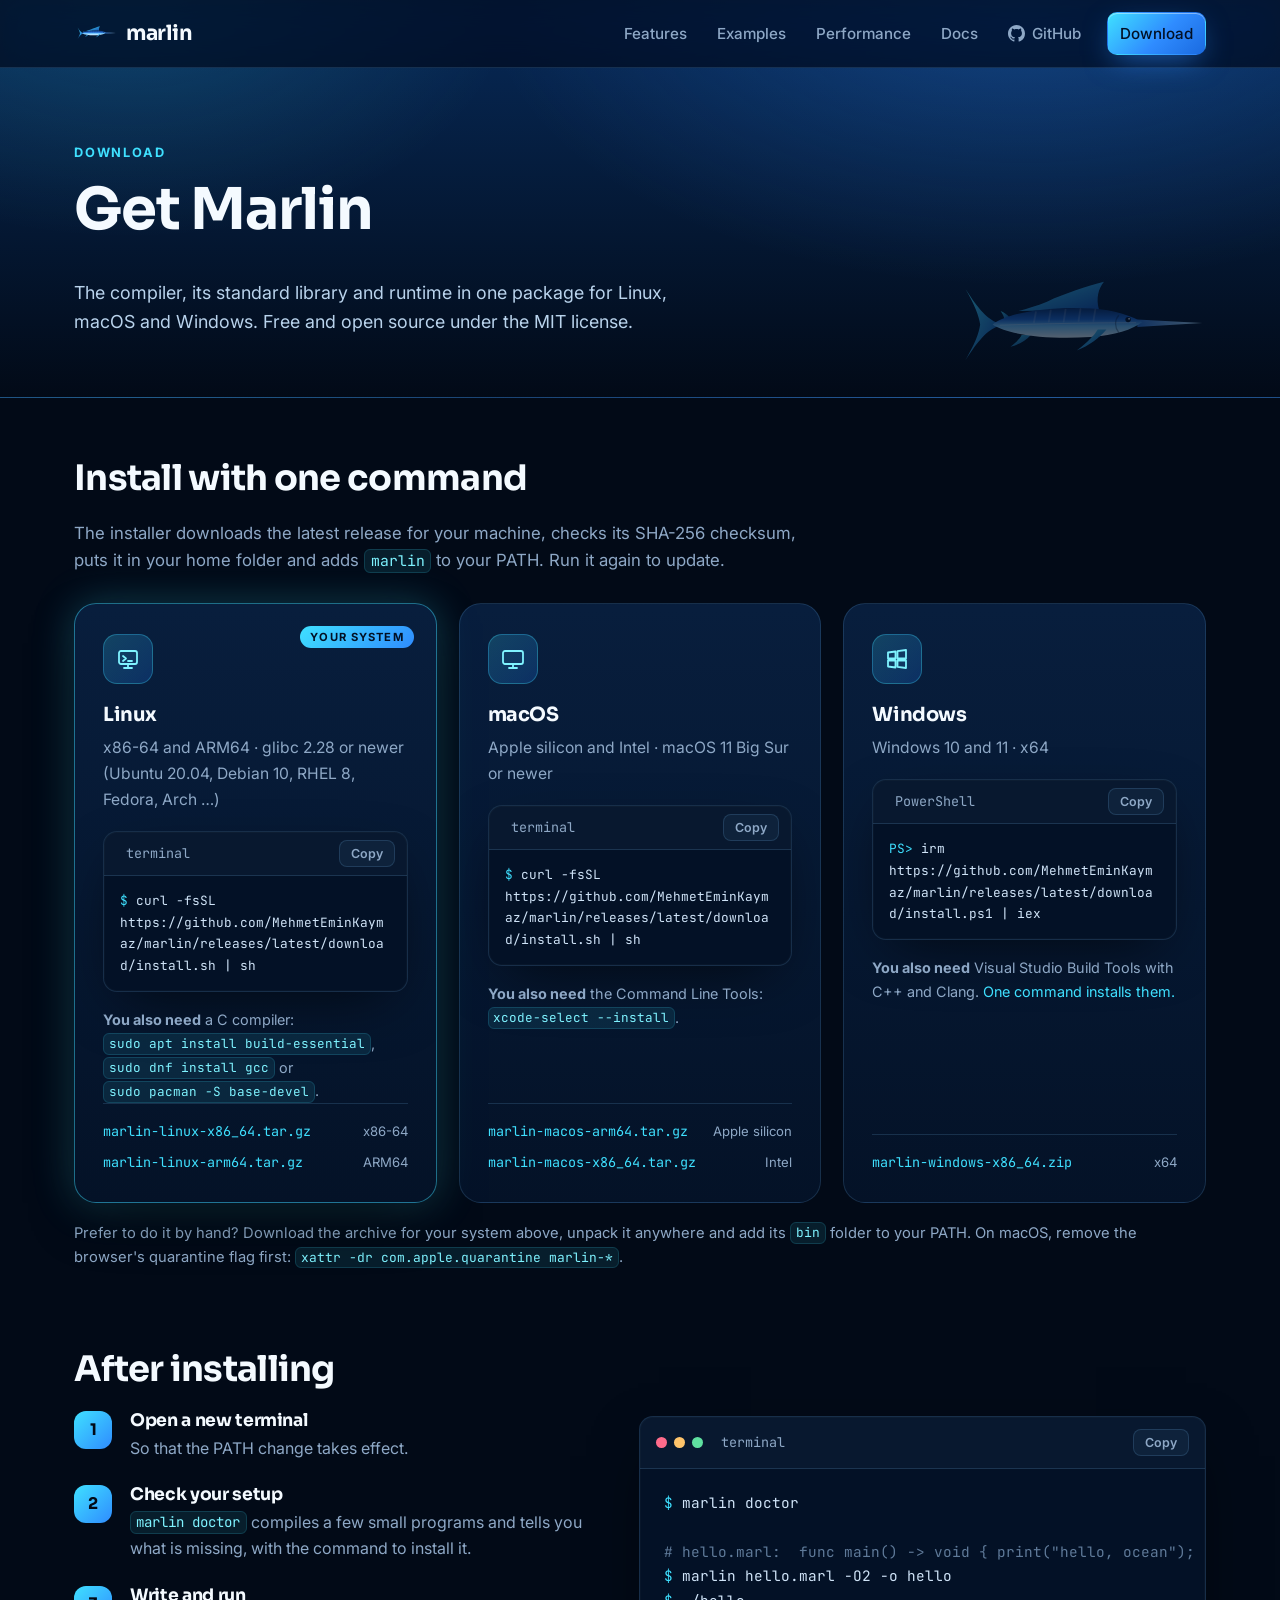
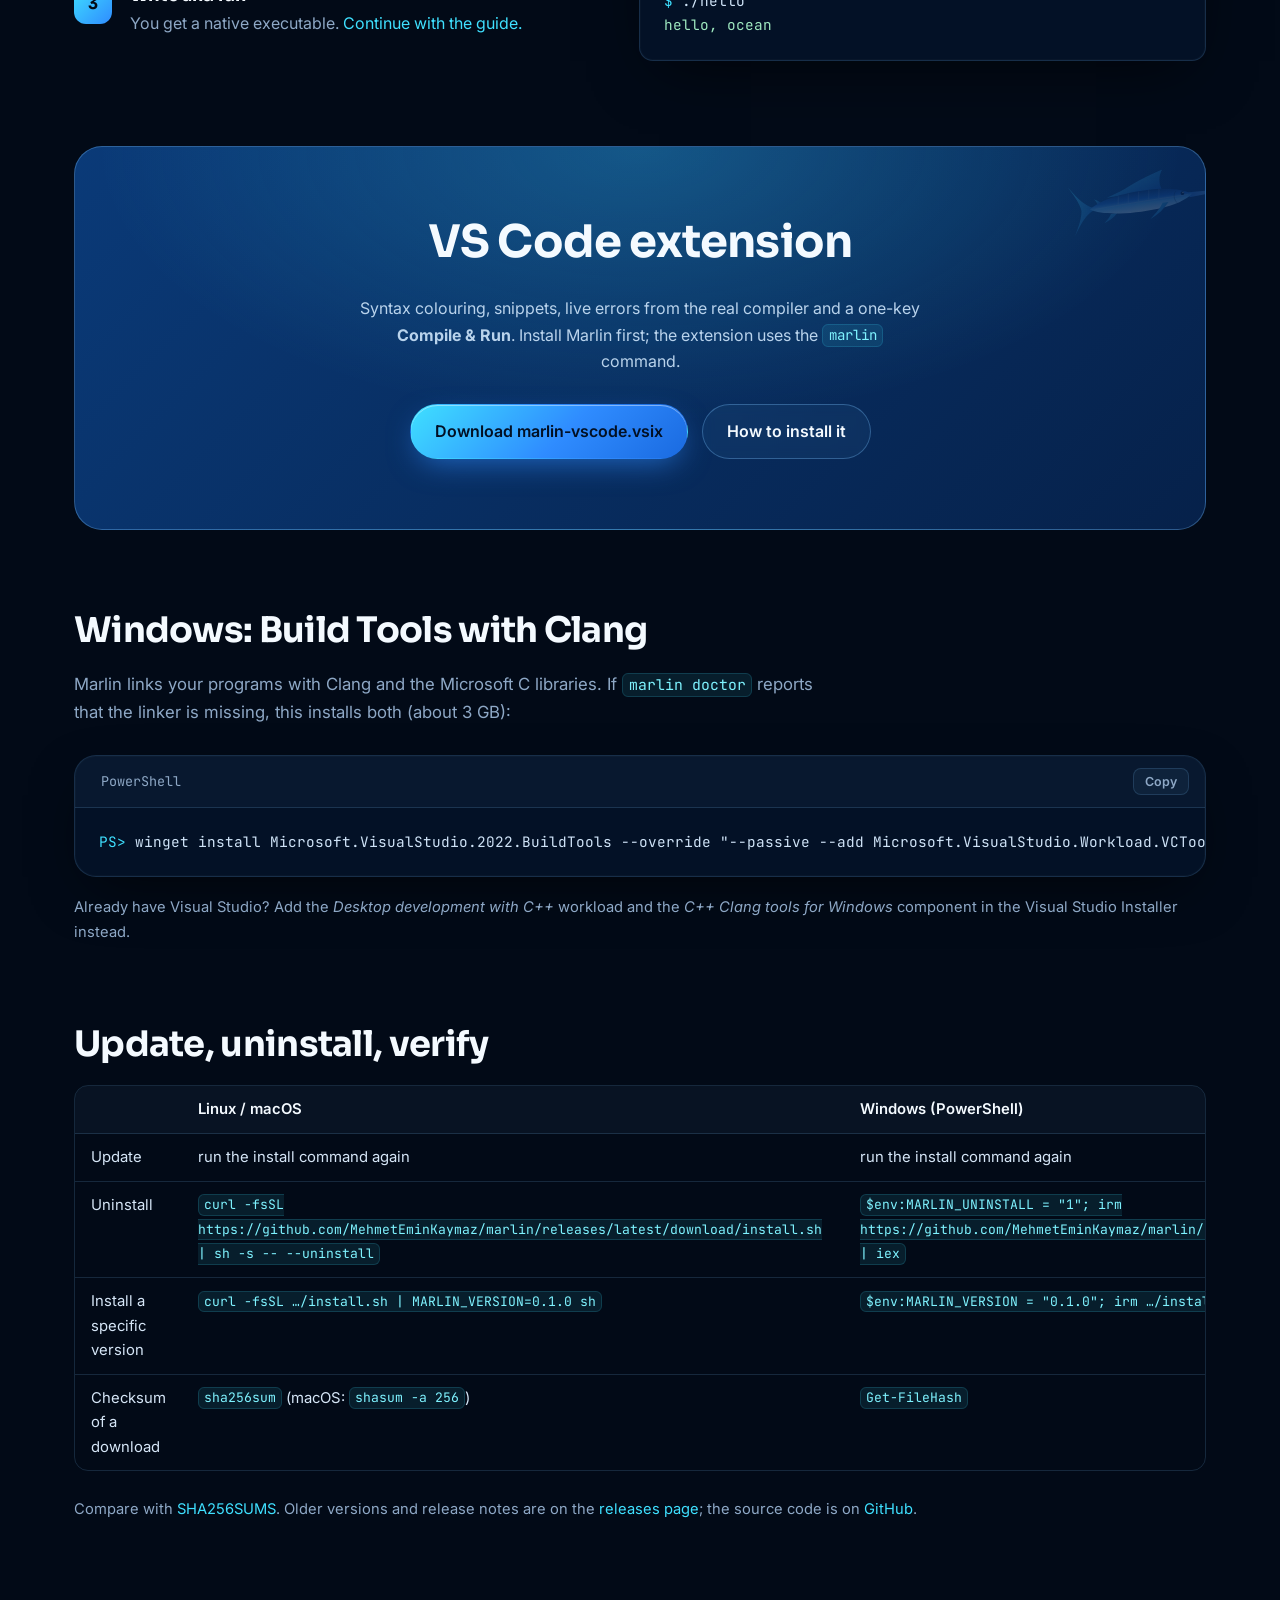
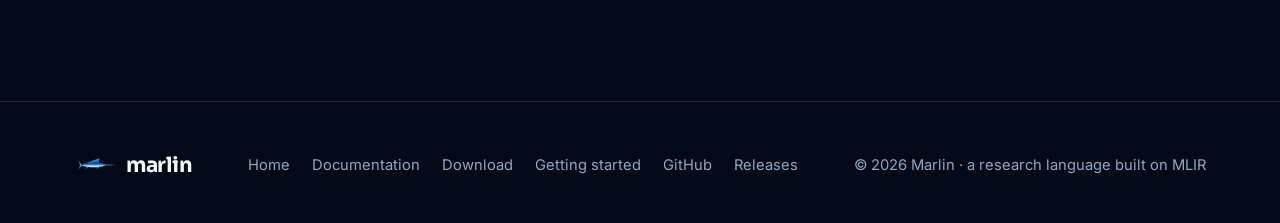
<file: downloads.html>
<!doctype html>
<html lang="en">
<head>
  <meta charset="utf-8">
  <meta name="viewport" content="width=device-width, initial-scale=1">
  <title>Download Marlin</title>
  <meta name="description" content="Download the Marlin compiler for Linux, macOS and Windows. Install with one command or grab the archive for your system, plus the VS Code extension.">
  <meta name="theme-color" content="#041530">
  <link rel="icon" href="assets/img/favicon.svg" type="image/svg+xml">
  <link rel="preconnect" href="https://fonts.googleapis.com">
  <link rel="preconnect" href="https://fonts.gstatic.com" crossorigin>
  <link href="https://fonts.googleapis.com/css2?family=Inter:wght@400;500;600;700&family=JetBrains+Mono:wght@400;500;700&family=Sora:wght@600;700;800&display=swap" rel="stylesheet">
  <link rel="stylesheet" href="assets/css/style.css?v=2">
</head>
<body>
  <a class="skip-link" href="#main">Skip to content</a>

  <header class="nav solid">
    <div class="container">
      <a class="brand" href="index.html" aria-label="Marlin home"><span data-fish="brand"></span>marlin</a>
      <button class="nav-toggle" aria-label="Menu" aria-expanded="false" aria-controls="nav-links"><span></span></button>
      <nav class="nav-links" id="nav-links" aria-label="Main">
        <a href="index.html#features">Features</a>
        <a href="index.html#examples">Examples</a>
        <a href="index.html#performance">Performance</a>
        <a href="docs.html">Docs</a>
        <a class="nav-gh" href="https://github.com/MehmetEminKaymaz/marlin" aria-label="Marlin on GitHub"><svg width="17" height="17" viewBox="0 0 16 16" aria-hidden="true"><path fill="currentColor" d="M8 0C3.58 0 0 3.58 0 8c0 3.54 2.29 6.53 5.47 7.59.4.07.55-.17.55-.38 0-.19-.01-.82-.01-1.49-2.01.37-2.53-.49-2.69-.94-.09-.23-.48-.94-.82-1.13-.28-.15-.68-.52-.01-.53.63-.01 1.08.58 1.23.82.72 1.21 1.87.87 2.33.66.07-.52.28-.87.51-1.07-1.78-.2-3.64-.89-3.64-3.95 0-.87.31-1.59.82-2.15-.08-.2-.36-1.02.08-2.12 0 0 .67-.21 2.2.82.64-.18 1.32-.27 2-.27.68 0 1.36.09 2 .27 1.53-1.04 2.2-.82 2.2-.82.44 1.1.16 1.92.08 2.12.51.56.82 1.27.82 2.15 0 3.07-1.87 3.75-3.65 3.95.29.25.54.73.54 1.48 0 1.07-.01 1.93-.01 2.2 0 .21.15.46.55.38A8.013 8.013 0 0016 8c0-4.42-3.58-8-8-8z"/></svg><span>GitHub</span></a>
        <a class="btn btn-primary btn-sm" href="downloads.html" aria-current="page">Download</a>
      </nav>
    </div>
  </header>

  <div class="docs-hero">
    <div class="container">
      <span class="kicker">Download</span>
      <h1>Get Marlin</h1>
      <p>The compiler, its standard library and runtime in one package for Linux, macOS and Windows. Free and open source under the MIT license.</p>
    </div>
    <div class="mini-fish" data-fish></div>
  </div>

  <main id="main" class="container downloads-page">

    <!-- ===== Platforms ===== -->
    <section class="dl-section" aria-labelledby="install-title">
      <h2 id="install-title">Install with one command</h2>
      <p class="dl-lead">The installer downloads the latest release for your machine, checks its SHA-256 checksum, puts it in your home folder and adds <code>marlin</code> to your PATH. Run it again to update.</p>

      <div class="dl-grid">
        <article class="card dl-card" data-os-card="linux">
          <span class="dl-badge">Your system</span>
          <div class="icon"><svg viewBox="0 0 24 24" fill="none" stroke="currentColor" stroke-width="1.8" stroke-linecap="round" stroke-linejoin="round"><rect x="3" y="4" width="18" height="13" rx="2"/><path d="M7 9l3 2.5L7 14M12 14h4M8 21h8M12 17v4"/></svg></div>
          <h3>Linux</h3>
          <p>x86-64 and ARM64 · glibc 2.28 or newer (Ubuntu 20.04, Debian 10, RHEL 8, Fedora, Arch …)</p>
          <div class="code-window">
            <div class="code-bar"><span class="file">terminal</span><button class="copy" type="button" data-commands>Copy</button></div>
<pre class="code terminal"><span class="p">$ </span><span class="cmd">curl -fsSL https://github.com/MehmetEminKaymaz/marlin/releases/latest/download/install.sh | sh</span></pre>
          </div>
          <p class="dl-need"><strong>You also need</strong> a C compiler: <code>sudo apt install build-essential</code>, <code>sudo dnf install gcc</code> or <code>sudo pacman -S base-devel</code>.</p>
          <ul class="dl-files">
            <li><a href="https://github.com/MehmetEminKaymaz/marlin/releases/latest/download/marlin-linux-x86_64.tar.gz">marlin-linux-x86_64.tar.gz</a><span>x86-64</span></li>
            <li><a href="https://github.com/MehmetEminKaymaz/marlin/releases/latest/download/marlin-linux-arm64.tar.gz">marlin-linux-arm64.tar.gz</a><span>ARM64</span></li>
          </ul>
        </article>

        <article class="card dl-card" data-os-card="macos">
          <span class="dl-badge">Your system</span>
          <div class="icon"><svg viewBox="0 0 24 24" fill="none" stroke="currentColor" stroke-width="1.8" stroke-linecap="round" stroke-linejoin="round"><rect x="2" y="4" width="20" height="13" rx="2"/><path d="M8 21h8M12 17v4"/></svg></div>
          <h3>macOS</h3>
          <p>Apple silicon and Intel · macOS 11 Big Sur or newer</p>
          <div class="code-window">
            <div class="code-bar"><span class="file">terminal</span><button class="copy" type="button" data-commands>Copy</button></div>
<pre class="code terminal"><span class="p">$ </span><span class="cmd">curl -fsSL https://github.com/MehmetEminKaymaz/marlin/releases/latest/download/install.sh | sh</span></pre>
          </div>
          <p class="dl-need"><strong>You also need</strong> the Command Line Tools: <code>xcode-select --install</code>.</p>
          <ul class="dl-files">
            <li><a href="https://github.com/MehmetEminKaymaz/marlin/releases/latest/download/marlin-macos-arm64.tar.gz">marlin-macos-arm64.tar.gz</a><span>Apple silicon</span></li>
            <li><a href="https://github.com/MehmetEminKaymaz/marlin/releases/latest/download/marlin-macos-x86_64.tar.gz">marlin-macos-x86_64.tar.gz</a><span>Intel</span></li>
          </ul>
        </article>

        <article class="card dl-card" data-os-card="windows">
          <span class="dl-badge">Your system</span>
          <div class="icon"><svg viewBox="0 0 24 24" fill="none" stroke="currentColor" stroke-width="1.8" stroke-linecap="round" stroke-linejoin="round"><path d="M3 5.5l7.5-1v7H3zM12.5 4.2L21 3v8.5h-8.5zM3 13.5h7.5v7L3 19.5zM12.5 13.5H21V21l-8.5-1.2z"/></svg></div>
          <h3>Windows</h3>
          <p>Windows 10 and 11 · x64</p>
          <div class="code-window">
            <div class="code-bar"><span class="file">PowerShell</span><button class="copy" type="button" data-commands>Copy</button></div>
<pre class="code terminal"><span class="p">PS&gt; </span><span class="cmd">irm https://github.com/MehmetEminKaymaz/marlin/releases/latest/download/install.ps1 | iex</span></pre>
          </div>
          <p class="dl-need"><strong>You also need</strong> Visual Studio Build Tools with C++ and Clang. <a href="#windows-tools">One command installs them.</a></p>
          <ul class="dl-files">
            <li><a href="https://github.com/MehmetEminKaymaz/marlin/releases/latest/download/marlin-windows-x86_64.zip">marlin-windows-x86_64.zip</a><span>x64</span></li>
          </ul>
        </article>
      </div>
      <p class="dl-note">Prefer to do it by hand? Download the archive for your system above, unpack it anywhere and add its <code>bin</code> folder to your PATH. On macOS, remove the browser's quarantine flag first: <code>xattr -dr com.apple.quarantine marlin-*</code>.</p>
    </section>

    <!-- ===== After installing ===== -->
    <section class="dl-section" aria-labelledby="next-title">
      <h2 id="next-title">After installing</h2>
      <div class="dl-two">
        <div>
          <ol class="steps">
            <li>
              <h4>Open a new terminal</h4>
              <p>So that the PATH change takes effect.</p>
            </li>
            <li>
              <h4>Check your setup</h4>
              <p><code>marlin doctor</code> compiles a few small programs and tells you what is missing, with the command to install it.</p>
            </li>
            <li>
              <h4>Write and run</h4>
              <p>You get a native executable. <a href="docs.html#getting-started">Continue with the guide.</a></p>
            </li>
          </ol>
        </div>
        <div class="code-window">
          <div class="code-bar"><span class="lights"><i></i><i></i><i></i></span><span class="file">terminal</span><button class="copy" type="button" data-commands>Copy</button></div>
<pre class="code terminal"><span class="p">$ </span><span class="cmd">marlin doctor</span>

<span class="c"># hello.marl:  func main() -&gt; void { print("hello, ocean"); }</span>
<span class="p">$ </span><span class="cmd">marlin hello.marl -O2 -o hello</span>
<span class="p">$ </span><span class="cmd">./hello</span>
<span class="o">hello, ocean</span></pre>
        </div>
      </div>
    </section>

    <!-- ===== Editor ===== -->
    <section class="dl-section">
      <div class="cta-band">
        <div class="mini-fish" data-fish></div>
        <h2>VS Code extension</h2>
        <p>Syntax colouring, snippets, live errors from the real compiler and a one-key <strong>Compile &amp; Run</strong>. Install Marlin first; the extension uses the <code>marlin</code> command.</p>
        <div class="hero-cta">
          <a class="btn btn-primary" href="https://github.com/MehmetEminKaymaz/marlin/releases/latest/download/marlin-vscode.vsix">Download marlin-vscode.vsix</a>
          <a class="btn btn-ghost" href="docs.html#editor">How to install it</a>
        </div>
      </div>
    </section>

    <!-- ===== Windows tools ===== -->
    <section class="dl-section" id="windows-tools" aria-labelledby="wt-title">
      <h2 id="wt-title">Windows: Build Tools with Clang</h2>
      <p class="dl-lead">Marlin links your programs with Clang and the Microsoft C libraries. If <code>marlin doctor</code> reports that the linker is missing, this installs both (about 3 GB):</p>
      <div class="code-window">
        <div class="code-bar"><span class="file">PowerShell</span><button class="copy" type="button" data-commands>Copy</button></div>
<pre class="code terminal"><span class="p">PS&gt; </span><span class="cmd">winget install Microsoft.VisualStudio.2022.BuildTools --override "--passive --add Microsoft.VisualStudio.Workload.VCTools --add Microsoft.VisualStudio.Component.VC.Llvm.Clang --includeRecommended"</span></pre>
      </div>
      <p class="dl-note">Already have Visual Studio? Add the <em>Desktop development with C++</em> workload and the <em>C++ Clang tools for Windows</em> component in the Visual Studio Installer instead.</p>
    </section>

    <!-- ===== Update, uninstall, verify ===== -->
    <section class="dl-section" aria-labelledby="manage-title">
      <h2 id="manage-title">Update, uninstall, verify</h2>
      <div class="table-wrap"><table>
        <thead><tr><th></th><th>Linux / macOS</th><th>Windows (PowerShell)</th></tr></thead>
        <tbody>
          <tr><td>Update</td><td>run the install command again</td><td>run the install command again</td></tr>
          <tr><td>Uninstall</td><td><code>curl -fsSL https://github.com/MehmetEminKaymaz/marlin/releases/latest/download/install.sh | sh -s -- --uninstall</code></td><td><code>$env:MARLIN_UNINSTALL = "1"; irm https://github.com/MehmetEminKaymaz/marlin/releases/latest/download/install.ps1 | iex</code></td></tr>
          <tr><td>Install a specific version</td><td><code>curl -fsSL …/install.sh | MARLIN_VERSION=0.1.0 sh</code></td><td><code>$env:MARLIN_VERSION = "0.1.0"; irm …/install.ps1 | iex</code></td></tr>
          <tr><td>Checksum of a download</td><td><code>sha256sum</code> (macOS: <code>shasum -a 256</code>)</td><td><code>Get-FileHash</code></td></tr>
        </tbody>
      </table></div>
      <p class="dl-note">Compare with <a href="https://github.com/MehmetEminKaymaz/marlin/releases/latest/download/SHA256SUMS">SHA256SUMS</a>. Older versions and release notes are on the <a href="https://github.com/MehmetEminKaymaz/marlin/releases">releases page</a>; the source code is on <a href="https://github.com/MehmetEminKaymaz/marlin">GitHub</a>.</p>
    </section>
  </main>

  <footer class="footer">
    <div class="container">
      <a class="brand" href="index.html"><span data-fish="brand"></span>marlin</a>
      <nav aria-label="Footer">
        <a href="index.html">Home</a>
        <a href="docs.html">Documentation</a>
        <a href="downloads.html">Download</a>
        <a href="docs.html#getting-started">Getting started</a>
        <a href="https://github.com/MehmetEminKaymaz/marlin">GitHub</a>
        <a href="https://github.com/MehmetEminKaymaz/marlin/releases">Releases</a>
      </nav>
      <span>© <span data-year>2026</span> Marlin · a research language built on MLIR</span>
    </div>
  </footer>

  <script src="assets/js/main.js?v=2"></script>
</body>
</html>
</file>
<file: assets/css/style.css>
/* Marlin — site styles */

:root {
  --abyss: #020a17;
  --deep: #041530;
  --navy: #07254d;
  --sea: #0b3a73;
  --blue: #1a6ae0;
  --azure: #2f8cff;
  --cyan: #3fe0ff;
  --aqua: #7ff3ff;
  --foam: #eaf7ff;

  --bg: var(--abyss);
  --surface: rgba(10, 38, 78, 0.55);
  --surface-strong: rgba(9, 32, 66, 0.9);
  --border: rgba(126, 196, 255, 0.16);
  --border-strong: rgba(126, 196, 255, 0.32);
  --text: #d6e6f7;
  --text-strong: #f4faff;
  --muted: #8ea8c6;

  --code-bg: #031126;
  --tok-kw: #5fb4ff;
  --tok-type: #3fe0ff;
  --tok-str: #9ef0b4;
  --tok-num: #ffc27a;
  --tok-com: #5f7a99;
  --tok-fn: #c7a8ff;
  --tok-ann: #ff8ec7;

  --radius: 14px;
  --radius-lg: 22px;
  --shadow: 0 20px 60px -20px rgba(0, 0, 0, 0.7);
  --glow: 0 0 40px rgba(63, 224, 255, 0.25);

  --font-sans: "Inter", system-ui, -apple-system, "Segoe UI", Roboto, sans-serif;
  --font-display: "Sora", "Inter", system-ui, sans-serif;
  --font-mono: "JetBrains Mono", ui-monospace, "Cascadia Code", Consolas, monospace;

  --nav-h: 68px;
  --max: 1180px;
}

*, *::before, *::after { box-sizing: border-box; }

html { scroll-behavior: smooth; scroll-padding-top: calc(var(--nav-h) + 16px); }

body {
  margin: 0;
  background: var(--bg);
  color: var(--text);
  font-family: var(--font-sans);
  font-size: 16px;
  line-height: 1.65;
  -webkit-font-smoothing: antialiased;
  overflow-x: hidden;
}

img, svg { display: block; max-width: 100%; }

a { color: var(--cyan); text-decoration: none; }
a:hover { color: var(--aqua); }

h1, h2, h3, h4 {
  font-family: var(--font-display);
  color: var(--text-strong);
  line-height: 1.15;
  letter-spacing: -0.02em;
  margin: 0 0 0.6em;
}

p { margin: 0 0 1em; }

code, pre { font-family: var(--font-mono); }

:not(pre) > code {
  font-size: 0.88em;
  background: rgba(63, 224, 255, 0.09);
  border: 1px solid rgba(63, 224, 255, 0.16);
  color: var(--aqua);
  padding: 0.1em 0.38em;
  border-radius: 6px;
  white-space: nowrap;
}

::selection { background: rgba(63, 224, 255, 0.3); color: #fff; }

.container { width: 100%; max-width: var(--max); margin: 0 auto; padding: 0 24px; }

.skip-link {
  position: absolute; left: -999px; top: 8px; z-index: 200;
  background: var(--cyan); color: var(--abyss); padding: 8px 14px; border-radius: 8px;
}
.skip-link:focus { left: 8px; }

/* ---------- Navigation ---------- */

.nav {
  position: fixed; inset: 0 0 auto 0; z-index: 100;
  height: var(--nav-h);
  display: flex; align-items: center;
  transition: background 0.3s, border-color 0.3s, backdrop-filter 0.3s;
  border-bottom: 1px solid transparent;
}
.nav.scrolled, .nav.solid {
  background: rgba(3, 14, 32, 0.78);
  backdrop-filter: blur(14px) saturate(140%);
  -webkit-backdrop-filter: blur(14px) saturate(140%);
  border-bottom-color: var(--border);
}
.nav .container { display: flex; align-items: center; gap: 28px; }

.brand {
  display: flex; align-items: center; gap: 10px;
  font-family: var(--font-display); font-weight: 700; font-size: 1.3rem;
  color: var(--text-strong); letter-spacing: -0.02em;
}
.brand:hover { color: #fff; }
.brand svg { width: 42px; height: 20px; }

.nav-links { display: flex; gap: 6px; margin-left: auto; align-items: center; }
.nav-links a {
  color: var(--muted); font-size: 0.95rem; font-weight: 500;
  padding: 8px 12px; border-radius: 10px; transition: color 0.2s, background 0.2s;
}
.nav-links a:hover, .nav-links a.active { color: var(--text-strong); background: rgba(126, 196, 255, 0.08); }
.nav-links a.nav-gh { display: inline-flex; align-items: center; gap: 7px; }
.nav-gh svg { width: 17px; height: 17px; flex: none; }
.nav-links a.btn-primary, .nav-links a.btn-primary:hover { color: #021024; background: linear-gradient(135deg, var(--cyan), var(--azure) 55%, var(--blue)); margin-left: 8px; }

.nav-toggle {
  display: none; margin-left: auto;
  background: none; border: 1px solid var(--border); border-radius: 10px;
  width: 42px; height: 42px; color: var(--text-strong); cursor: pointer;
}
.nav-toggle span, .nav-toggle span::before, .nav-toggle span::after {
  display: block; width: 18px; height: 2px; background: currentColor; margin: 0 auto;
  position: relative; transition: transform 0.25s, opacity 0.25s; content: "";
}
.nav-toggle span::before { position: absolute; top: -6px; }
.nav-toggle span::after { position: absolute; top: 6px; }
.nav.open .nav-toggle span { background: transparent; }
.nav.open .nav-toggle span::before { transform: translateY(6px) rotate(45deg); }
.nav.open .nav-toggle span::after { transform: translateY(-6px) rotate(-45deg); }

/* ---------- Buttons ---------- */

.btn {
  display: inline-flex; align-items: center; gap: 10px;
  font-family: var(--font-sans); font-weight: 600; font-size: 1rem;
  padding: 13px 24px; border-radius: 999px;
  border: 1px solid transparent; cursor: pointer;
  transition: transform 0.2s, box-shadow 0.25s, background 0.25s, color 0.2s, border-color 0.25s;
}
.btn:active { transform: translateY(1px) scale(0.99); }
.btn-primary {
  background: linear-gradient(135deg, var(--cyan), var(--azure) 55%, var(--blue));
  color: #021024;
  box-shadow: 0 10px 30px -8px rgba(47, 140, 255, 0.65), inset 0 1px 0 rgba(255, 255, 255, 0.4);
}
.btn-primary:hover { color: #021024; transform: translateY(-2px); box-shadow: 0 16px 40px -10px rgba(63, 224, 255, 0.8), inset 0 1px 0 rgba(255, 255, 255, 0.5); }
.btn-ghost {
  background: rgba(126, 196, 255, 0.06); color: var(--text-strong); border-color: var(--border-strong);
  backdrop-filter: blur(6px);
}
.btn-ghost:hover { color: #fff; border-color: var(--cyan); background: rgba(63, 224, 255, 0.1); }
.btn-sm { padding: 9px 18px; font-size: 0.92rem; }
.btn svg { width: 18px; height: 18px; }

/* ---------- Hero ---------- */

.hero {
  position: relative;
  min-height: 100vh; min-height: 100svh;
  display: flex; align-items: center; justify-content: center;
  overflow: hidden;
  isolation: isolate;
  background:
    radial-gradient(120% 80% at 50% -10%, rgba(63, 224, 255, 0.22), transparent 55%),
    radial-gradient(80% 60% at 85% 30%, rgba(47, 140, 255, 0.25), transparent 60%),
    linear-gradient(180deg, #0a3d7a 0%, #062a59 32%, #041a3a 64%, var(--abyss) 100%);
}

.hero canvas.ocean {
  position: absolute; inset: 0; width: 100%; height: 100%; z-index: 0; pointer-events: none;
}

.rays { position: absolute; inset: -20% -10% 0; z-index: 0; pointer-events: none; overflow: hidden; }
.rays span {
  position: absolute; top: -10%; width: 14%; height: 120%;
  background: linear-gradient(180deg, rgba(160, 230, 255, 0.22), rgba(160, 230, 255, 0));
  filter: blur(18px);
  transform-origin: top center;
  animation: ray 11s ease-in-out infinite alternate;
  mix-blend-mode: screen;
}
.rays span:nth-child(1) { left: 12%; transform: rotate(16deg); animation-delay: -2s; }
.rays span:nth-child(2) { left: 32%; width: 9%; transform: rotate(10deg); animation-delay: -5s; opacity: 0.7; }
.rays span:nth-child(3) { left: 52%; width: 18%; transform: rotate(4deg); animation-delay: -1s; }
.rays span:nth-child(4) { left: 74%; width: 8%; transform: rotate(-4deg); animation-delay: -7s; opacity: 0.6; }
.rays span:nth-child(5) { left: 88%; width: 12%; transform: rotate(-10deg); animation-delay: -3s; opacity: 0.5; }
@keyframes ray {
  0% { opacity: 0.25; translate: -3% 0; }
  50% { opacity: 0.8; }
  100% { opacity: 0.35; translate: 4% 0; }
}

.school { position: absolute; inset: 0; z-index: 1; pointer-events: none; }
.school .far-fish {
  position: absolute; left: 0; width: 110px; opacity: 0.18; filter: blur(1.2px) saturate(0.6);
  animation: drift linear infinite;
}
.school .far-fish svg { width: 100%; height: auto; }
.school .far-fish.rtl { animation-name: drift-rtl; }
@keyframes drift {
  from { transform: translateX(-160px); }
  to { transform: translateX(calc(100vw + 160px)); }
}
@keyframes drift-rtl {
  from { transform: translateX(calc(100vw + 160px)) scaleX(-1); }
  to { transform: translateX(-160px) scaleX(-1); }
}

.hero-fish {
  position: absolute; left: 0; top: 0; z-index: 3;
  width: clamp(280px, 46vw, 640px);
  pointer-events: none;
  will-change: transform;
  transform: translate3d(-120%, 40vh, 0);
  filter: drop-shadow(0 18px 30px rgba(0, 10, 30, 0.45)) drop-shadow(0 0 22px rgba(63, 224, 255, 0.25));
}
.hero-fish .streaks { position: absolute; inset: 30% 70% 30% -35%; pointer-events: none; }
.hero-fish .streaks i {
  position: absolute; right: 0; height: 2px; border-radius: 2px;
  background: linear-gradient(90deg, transparent, rgba(190, 240, 255, 0.75));
  opacity: 0; transition: opacity 0.25s;
}
.hero-fish.dashing .streaks i { opacity: 1; animation: streak 0.35s linear infinite; }
.hero-fish .streaks i:nth-child(1) { top: 10%; width: 70%; animation-delay: -0.1s; }
.hero-fish .streaks i:nth-child(2) { top: 38%; width: 100%; animation-delay: -0.2s; }
.hero-fish .streaks i:nth-child(3) { top: 62%; width: 55%; animation-delay: -0.05s; }
.hero-fish .streaks i:nth-child(4) { top: 86%; width: 80%; animation-delay: -0.28s; }
@keyframes streak {
  from { transform: translateX(0); opacity: 0.9; }
  to { transform: translateX(-40%); opacity: 0; }
}

.swordfish .tail {
  transform-box: fill-box; transform-origin: 100% 50%;
  animation: tail var(--tail-speed, 0.6s) ease-in-out infinite alternate;
}
.swordfish .pec {
  transform-box: fill-box; transform-origin: 85% 0%;
  animation: pec calc(var(--tail-speed, 0.6s) * 1.6) ease-in-out infinite alternate;
}
.swordfish .sail {
  transform-box: fill-box; transform-origin: 80% 100%;
  animation: sail 2.4s ease-in-out infinite alternate;
}
@keyframes tail { from { transform: rotate(-13deg) scaleY(0.94); } to { transform: rotate(13deg) scaleY(1.04); } }
@keyframes pec { from { transform: rotate(-8deg); } to { transform: rotate(10deg); } }
@keyframes sail { from { transform: scaleY(0.88); } to { transform: scaleY(1.03); } }

.hero-content {
  position: relative; z-index: 4; text-align: center;
  padding: calc(var(--nav-h) + 40px) 24px 140px;
  width: 100%; max-width: 900px; min-width: 0;
}

.eyebrow {
  display: inline-flex; align-items: center; gap: 10px;
  font-size: 0.85rem; font-weight: 600; letter-spacing: 0.04em;
  color: var(--aqua);
  background: rgba(63, 224, 255, 0.08);
  border: 1px solid rgba(63, 224, 255, 0.25);
  padding: 6px 14px; border-radius: 999px; margin-bottom: 26px;
  backdrop-filter: blur(6px);
}
.eyebrow .dot { width: 8px; height: 8px; border-radius: 50%; background: var(--cyan); box-shadow: 0 0 12px var(--cyan); animation: pulse 2s ease-in-out infinite; }
@keyframes pulse { 50% { transform: scale(1.5); opacity: 0.6; } }

.hero h1 {
  font-size: clamp(3.4rem, 11vw, 8.2rem);
  font-weight: 800; letter-spacing: -0.05em; margin-bottom: 0.18em;
  background: linear-gradient(180deg, #ffffff 0%, #cdeeff 45%, #6fd2ff 100%);
  -webkit-background-clip: text; background-clip: text; color: transparent;
  text-shadow: 0 0 80px rgba(63, 224, 255, 0.25);
}
.hero .tagline {
  font-family: var(--font-display);
  font-size: clamp(1.35rem, 3.2vw, 2.1rem); font-weight: 600;
  color: var(--text-strong); margin-bottom: 0.7em; letter-spacing: -0.02em;
}
.hero .tagline em {
  font-style: normal;
  background: linear-gradient(90deg, var(--cyan), var(--azure));
  -webkit-background-clip: text; background-clip: text; color: transparent;
}
.hero .lede { font-size: clamp(1.02rem, 1.8vw, 1.18rem); color: #b9d3ec; max-width: 660px; margin: 0 auto 2.2em; }
.hero-cta { display: flex; gap: 14px; justify-content: center; flex-wrap: wrap; }

.hero-install {
  margin: 34px auto 0; max-width: 590px;
  display: flex; align-items: center; gap: 12px;
  font-family: var(--font-mono); font-size: 0.92rem;
  background: rgba(2, 12, 28, 0.55); border: 1px solid var(--border);
  border-radius: 12px; padding: 12px 14px 12px 18px; color: var(--foam);
  backdrop-filter: blur(8px); text-align: left;
}
.hero-install .prompt { color: var(--cyan); user-select: none; }
.hero-install code { flex: 1; min-width: 0;overflow-x: auto; white-space: nowrap; scrollbar-width: none; background: none; border: 0; padding: 0; color: var(--foam); font-size: 1em; }
.hero-install code::-webkit-scrollbar { display: none; }

.scroll-hint {
  position: absolute; left: 50%; bottom: 96px; z-index: 4; translate: -50% 0;
  width: 26px; height: 42px; border: 2px solid rgba(214, 230, 247, 0.4); border-radius: 14px;
}
.scroll-hint::after {
  content: ""; position: absolute; left: 50%; top: 8px; width: 4px; height: 8px; margin-left: -2px;
  background: var(--foam); border-radius: 2px; animation: wheel 1.8s ease-in-out infinite;
}
@keyframes wheel { 0% { opacity: 0; transform: translateY(0); } 30% { opacity: 1; } 100% { opacity: 0; transform: translateY(14px); } }

.waves { position: absolute; left: 0; right: 0; bottom: -1px; height: 120px; z-index: 5; pointer-events: none; overflow: hidden; }
.waves svg { position: absolute; left: 0; bottom: 0; width: 200%; max-width: none; height: 100%; }
.waves .w1 { animation: wave 18s linear infinite; opacity: 0.35; }
.waves .w2 { animation: wave 12s linear infinite reverse; opacity: 0.55; }
.waves .w3 { animation: wave 24s linear infinite; }
@keyframes wave { from { transform: translateX(0); } to { transform: translateX(-50%); } }

/* ---------- Sections ---------- */

section { position: relative; }
.section { padding: 110px 0; }
.section-head { text-align: center; max-width: 720px; margin: 0 auto 60px; }
.kicker {
  display: inline-block; font-size: 0.8rem; font-weight: 700; letter-spacing: 0.14em; text-transform: uppercase;
  color: var(--cyan); margin-bottom: 14px;
}
.section-head h2 { font-size: clamp(2rem, 4.6vw, 3rem); }
.section-head p { color: var(--muted); font-size: 1.1rem; margin: 0; }

.depth-1 { background: linear-gradient(180deg, var(--abyss), #031330 60%, var(--abyss)); }
.depth-2 {
  background:
    radial-gradient(60% 50% at 10% 20%, rgba(26, 106, 224, 0.16), transparent 70%),
    radial-gradient(50% 50% at 90% 80%, rgba(63, 224, 255, 0.1), transparent 70%),
    var(--abyss);
}

/* Stats */
.stats {
  display: grid; grid-template-columns: repeat(4, 1fr); gap: 1px;
  background: var(--border); border: 1px solid var(--border); border-radius: var(--radius-lg);
  overflow: hidden; margin-top: -40px; position: relative; z-index: 6;
}
.stat { background: rgba(4, 21, 48, 0.92); padding: 26px 24px; text-align: center; }
.stat strong { display: block; font-family: var(--font-display); font-size: 1.55rem; color: var(--text-strong); letter-spacing: -0.02em; }
.stat span { color: var(--muted); font-size: 0.92rem; }

/* Feature cards */
.features { display: grid; grid-template-columns: repeat(3, 1fr); gap: 22px; }
.card {
  position: relative; padding: 30px 28px 28px;
  background: linear-gradient(180deg, rgba(14, 50, 100, 0.5), rgba(6, 26, 56, 0.5));
  border: 1px solid var(--border); border-radius: var(--radius-lg);
  overflow: hidden;
  transition: transform 0.35s cubic-bezier(.2,.8,.2,1), border-color 0.3s, box-shadow 0.35s;
}
.card::before {
  content: ""; position: absolute; inset: 0; border-radius: inherit; pointer-events: none;
  background: radial-gradient(400px circle at var(--mx, 50%) var(--my, 0%), rgba(63, 224, 255, 0.14), transparent 45%);
  opacity: 0; transition: opacity 0.3s;
}
.card:hover { transform: translateY(-6px); border-color: var(--border-strong); box-shadow: var(--shadow), var(--glow); }
.card:hover::before { opacity: 1; }
.card .icon {
  width: 50px; height: 50px; border-radius: 14px; display: grid; place-items: center; margin-bottom: 20px;
  background: linear-gradient(135deg, rgba(63, 224, 255, 0.2), rgba(26, 106, 224, 0.25));
  border: 1px solid rgba(63, 224, 255, 0.3); color: var(--aqua);
}
.card .icon svg { width: 24px; height: 24px; }
.card h3 { font-size: 1.22rem; margin-bottom: 0.45em; }
.card p { color: var(--muted); margin: 0; font-size: 0.98rem; }
.card .snippet { margin-top: 16px; font-family: var(--font-mono); font-size: 0.84rem; color: var(--aqua); opacity: 0.85; }

/* ---------- Code ---------- */

.code-window {
  background: var(--code-bg);
  border: 1px solid var(--border);
  border-radius: var(--radius-lg);
  box-shadow: var(--shadow), 0 0 0 1px rgba(255, 255, 255, 0.02) inset;
  overflow: hidden;
}
.code-bar {
  display: flex; align-items: center; gap: 8px; padding: 12px 16px;
  background: rgba(126, 196, 255, 0.04); border-bottom: 1px solid var(--border);
}
.code-bar .lights { display: flex; gap: 7px; }
.code-bar .lights i { width: 11px; height: 11px; border-radius: 50%; background: #29425f; }
.code-bar .lights i:nth-child(1) { background: #ff6b8b; }
.code-bar .lights i:nth-child(2) { background: #ffc46b; }
.code-bar .lights i:nth-child(3) { background: #5fe0a0; }
.code-bar .file { margin-left: 10px; font-family: var(--font-mono); font-size: 0.84rem; color: var(--muted); }
.code-bar .copy { margin-left: auto; }

pre.code {
  margin: 0; padding: 22px 24px; overflow-x: auto;
  font-size: 0.9rem; line-height: 1.7; color: #dbe9f8; tab-size: 4;
  scrollbar-width: thin; scrollbar-color: #1b3a63 transparent;
}
pre.code code { font-family: inherit; }

.copy {
  font: 600 0.78rem var(--font-sans); color: var(--muted);
  background: rgba(126, 196, 255, 0.06); border: 1px solid var(--border);
  padding: 5px 11px; border-radius: 8px; cursor: pointer; transition: color 0.2s, border-color 0.2s;
}
.copy:hover { color: var(--text-strong); border-color: var(--border-strong); }
.copy.done { color: #5fe0a0; border-color: rgba(95, 224, 160, 0.4); }

.tok-kw { color: var(--tok-kw); font-weight: 500; }
.tok-type { color: var(--tok-type); }
.tok-str { color: var(--tok-str); }
.tok-num { color: var(--tok-num); }
.tok-com { color: var(--tok-com); font-style: italic; }
.tok-fn { color: var(--tok-fn); }
.tok-ann { color: var(--tok-ann); font-weight: 600; }
.tok-op { color: #8fb6dd; }

/* Example tabs */
.examples { display: grid; grid-template-columns: 280px 1fr; gap: 28px; align-items: start; }
.tab-list { display: flex; flex-direction: column; gap: 8px; }
.tab {
  text-align: left; cursor: pointer; font: inherit; color: var(--text);
  background: transparent; border: 1px solid transparent; border-radius: var(--radius);
  padding: 16px 18px; transition: background 0.25s, border-color 0.25s, transform 0.25s;
}
.tab strong { display: block; font-family: var(--font-display); color: var(--text-strong); font-size: 1.05rem; margin-bottom: 2px; }
.tab span { color: var(--muted); font-size: 0.9rem; line-height: 1.45; display: block; }
.tab:hover { background: rgba(126, 196, 255, 0.05); }
.tab[aria-selected="true"] {
  background: linear-gradient(135deg, rgba(63, 224, 255, 0.12), rgba(26, 106, 224, 0.12));
  border-color: rgba(63, 224, 255, 0.35);
}
.tab-panel { min-width: 0; }
.tab-panel .code-window { animation: rise 0.45s cubic-bezier(.2,.8,.2,1); }
.output {
  border-top: 1px solid var(--border); padding: 14px 24px 18px;
  font-family: var(--font-mono); font-size: 0.86rem; color: #9fe9c0; background: rgba(0, 0, 0, 0.18);
}
.output .label { display: block; color: var(--muted); font-family: var(--font-sans); font-size: 0.74rem; font-weight: 700; letter-spacing: 0.12em; text-transform: uppercase; margin-bottom: 6px; }
.output pre { margin: 0; white-space: pre-wrap; font-family: inherit; }
@keyframes rise { from { opacity: 0; transform: translateY(10px); } to { opacity: 1; transform: none; } }

/* Pipeline */
.pipeline { position: relative; display: grid; grid-template-columns: repeat(5, 1fr); gap: 18px; }
.pipeline::before {
  content: ""; position: absolute; left: 6%; right: 6%; top: 38px; height: 2px;
  background: linear-gradient(90deg, transparent, var(--border-strong) 10%, var(--border-strong) 90%, transparent);
}
.pipeline .pulse {
  position: absolute; top: 33px; left: 6%; width: 12px; height: 12px; border-radius: 50%;
  background: var(--cyan); box-shadow: 0 0 18px 4px rgba(63, 224, 255, 0.6);
  animation: travel 5s cubic-bezier(.6,0,.4,1) infinite;
}
@keyframes travel { 0% { left: 6%; opacity: 0; } 8% { opacity: 1; } 92% { opacity: 1; } 100% { left: 93%; opacity: 0; } }
.stage { position: relative; text-align: center; }
.stage .node {
  width: 78px; height: 78px; margin: 0 auto 18px; border-radius: 22px; display: grid; place-items: center;
  background: linear-gradient(160deg, #0e3a74, #061d40); border: 1px solid var(--border-strong);
  font-family: var(--font-mono); font-weight: 700; color: var(--aqua); font-size: 0.9rem;
  box-shadow: 0 10px 30px -10px rgba(0, 0, 0, 0.8), inset 0 1px 0 rgba(255, 255, 255, 0.06);
  position: relative; z-index: 1;
}
.stage h4 { font-size: 1.02rem; margin-bottom: 0.35em; }
.stage p { color: var(--muted); font-size: 0.9rem; margin: 0; }
.stage .tags { display: flex; flex-wrap: wrap; gap: 5px; justify-content: center; margin-top: 10px; }
.stage .tags span { font-family: var(--font-mono); font-size: 0.72rem; color: var(--aqua); background: rgba(63, 224, 255, 0.08); border: 1px solid rgba(63, 224, 255, 0.18); padding: 2px 7px; border-radius: 6px; }

/* Benchmarks */
.bench { display: grid; grid-template-columns: repeat(3, 1fr); gap: 22px; }
.bench .card h3 { font-size: 1.08rem; }
.bars { margin-top: 20px; display: grid; gap: 14px; }
.bar-row .meta { display: flex; justify-content: space-between; font-size: 0.86rem; margin-bottom: 6px; color: var(--muted); }
.bar-row .meta b { color: var(--text-strong); font-family: var(--font-mono); font-weight: 600; }
.bar { height: 10px; border-radius: 6px; background: rgba(126, 196, 255, 0.08); overflow: hidden; }
.bar i {
  display: block; height: 100%; width: 0; border-radius: inherit;
  background: linear-gradient(90deg, #345b8a, #5b7fa8);
  transition: width 1.4s cubic-bezier(.2,.8,.2,1);
}
.bar.fast i { background: linear-gradient(90deg, var(--azure), var(--cyan)); box-shadow: 0 0 14px rgba(63, 224, 255, 0.6); }
.speedup { margin-top: 18px; font-family: var(--font-display); font-size: 1.9rem; font-weight: 700; color: var(--text-strong); }
.speedup small { font-size: 0.9rem; color: var(--muted); font-weight: 500; font-family: var(--font-sans); margin-left: 6px; }
.footnote { text-align: center; color: var(--muted); font-size: 0.88rem; margin: 28px auto 0; max-width: 860px; }
.bench-label { font-family: var(--font-sans); font-size: 0.8rem; font-weight: 700; letter-spacing: 0.14em; text-transform: uppercase; color: var(--cyan); margin: 0 0 18px; }
.footnote + .bench-label { margin-top: 64px; }
.bench.bench-two { grid-template-columns: repeat(2, minmax(0, 1fr)); max-width: 860px; margin: 0 auto; }
.bench-two ~ .bench-label, .bench-label:has(+ .bench-two) { max-width: 860px; margin-left: auto; margin-right: auto; }
@media (max-width: 640px) { .bench.bench-two { grid-template-columns: minmax(0, 1fr); } }
.bar-row .meta span code { font-size: 0.8rem; }
.start-cta { justify-content: flex-start; }
.install-window pre.code { white-space: pre-wrap; overflow-wrap: anywhere; }

/* Get started */
.start { display: grid; grid-template-columns: minmax(0, 1fr) minmax(0, 1.1fr); gap: 50px; align-items: center; }
.steps { list-style: none; padding: 0; margin: 0 0 30px; counter-reset: s; }
.steps li { counter-increment: s; position: relative; padding-left: 56px; margin-bottom: 24px; }
.steps li::before {
  content: counter(s); position: absolute; left: 0; top: 0;
  width: 38px; height: 38px; border-radius: 12px; display: grid; place-items: center;
  font-family: var(--font-display); font-weight: 700; color: var(--abyss);
  background: linear-gradient(135deg, var(--cyan), var(--azure));
}
.steps h4 { margin: 0 0 4px; font-size: 1.08rem; }
.steps p { margin: 0; color: var(--muted); }

pre.terminal { color: #cfe3f7; }
/* Komutlar yazıldığı gibi görünmeli: bitişik harfler "--" çizgisini tek
   uzun çizgiye çevirir (xcode-select --install). Marlin kod örneklerinde
   (-> oku) bitişik harfler kalır. */
.terminal, :not(pre) > code { font-variant-ligatures: none; }
.terminal .p { color: var(--cyan); user-select: none; }
.terminal .o { color: #9fe9c0; }
.terminal .c { color: var(--tok-com); }

/* CTA band */
.cta-band {
  position: relative; overflow: hidden; text-align: center;
  border: 1px solid var(--border-strong); border-radius: 28px; padding: 70px 30px;
  background:
    radial-gradient(80% 120% at 50% 0%, rgba(63, 224, 255, 0.22), transparent 60%),
    linear-gradient(135deg, #0a3a78, #06214a);
}
.cta-band h2 { font-size: clamp(1.9rem, 4.4vw, 2.8rem); }
.cta-band p { color: #b9d3ec; max-width: 560px; margin: 0 auto 30px; }
.cta-band .mini-fish { position: absolute; width: 180px; opacity: 0.18; right: -30px; top: 24px; transform: rotate(-8deg); }

/* Footer */
.footer { border-top: 1px solid var(--border); padding: 46px 0 40px; color: var(--muted); font-size: 0.92rem; }
.footer .container { display: flex; gap: 30px; align-items: center; justify-content: space-between; flex-wrap: wrap; }
.footer nav { display: flex; gap: 22px; flex-wrap: wrap; }
.footer nav a { color: var(--muted); }
.footer nav a:hover { color: var(--text-strong); }

/* Scroll reveal */
.reveal { opacity: 0; transform: translateY(28px); transition: opacity 0.8s cubic-bezier(.2,.8,.2,1), transform 0.8s cubic-bezier(.2,.8,.2,1); }
.reveal.in { opacity: 1; transform: none; }
.reveal[data-delay="1"] { transition-delay: 0.08s; }
.reveal[data-delay="2"] { transition-delay: 0.16s; }
.reveal[data-delay="3"] { transition-delay: 0.24s; }
.reveal[data-delay="4"] { transition-delay: 0.32s; }
.reveal[data-delay="5"] { transition-delay: 0.4s; }

/* ---------- Docs ---------- */

.docs-hero {
  padding: calc(var(--nav-h) + 70px) 0 60px;
  background:
    radial-gradient(70% 120% at 80% 0%, rgba(47, 140, 255, 0.28), transparent 60%),
    radial-gradient(50% 100% at 10% 0%, rgba(63, 224, 255, 0.16), transparent 60%),
    linear-gradient(180deg, #072a59, var(--abyss));
  border-bottom: 1px solid var(--border);
  position: relative; overflow: hidden;
}
.docs-hero h1 { font-size: clamp(2.4rem, 6vw, 3.6rem); }
.docs-hero p { color: #b9d3ec; font-size: 1.12rem; max-width: 640px; margin: 0; }
.docs-hero .mini-fish { position: absolute; width: 260px; right: 6%; bottom: 30px; opacity: 0.35; animation: bob 6s ease-in-out infinite; }
@keyframes bob { 50% { transform: translateY(-14px) rotate(-2deg); } }

.docs-layout { display: grid; grid-template-columns: 250px minmax(0, 1fr); gap: 56px; padding-top: 50px; padding-bottom: 100px; }

.sidebar { position: sticky; top: calc(var(--nav-h) + 24px); align-self: start; max-height: calc(100vh - var(--nav-h) - 48px); overflow-y: auto; padding-right: 8px; scrollbar-width: thin; scrollbar-color: #1b3a63 transparent; }
.sidebar h5 { font-family: var(--font-sans); font-size: 0.74rem; font-weight: 700; letter-spacing: 0.14em; text-transform: uppercase; color: var(--muted); margin: 22px 0 8px; }
.sidebar h5:first-child { margin-top: 0; }
.sidebar a {
  display: block; color: var(--text); font-size: 0.94rem; padding: 6px 12px; border-radius: 8px;
  border-left: 2px solid transparent; transition: color 0.2s, background 0.2s, border-color 0.2s;
}
.sidebar a:hover { color: var(--text-strong); background: rgba(126, 196, 255, 0.05); }
.sidebar a.active { color: var(--aqua); border-left-color: var(--cyan); background: rgba(63, 224, 255, 0.07); border-radius: 0 8px 8px 0; }
.sidebar-toggle { display: none; }

.doc { min-width: 0; }
.doc section { padding-bottom: 26px; margin-bottom: 40px; border-bottom: 1px solid var(--border); }
.doc section:last-child { border-bottom: 0; }
.doc h2 { font-size: 2rem; margin-top: 0.2em; }
.doc h3 { font-size: 1.28rem; margin-top: 1.8em; }
.doc p, .doc li { color: var(--text); }
.doc ul { padding-left: 1.2em; }
.doc li { margin-bottom: 0.45em; }
.doc li::marker { color: var(--cyan); }
.doc .code-window { margin: 1.2em 0 1.6em; border-radius: var(--radius); }
.doc pre.code { font-size: 0.86rem; padding: 18px 20px; }

.table-wrap { overflow-x: auto; margin: 1.2em 0 1.6em; border: 1px solid var(--border); border-radius: var(--radius); }
table { width: 100%; border-collapse: collapse; font-size: 0.93rem; }
th, td { text-align: left; padding: 11px 16px; border-bottom: 1px solid var(--border); vertical-align: top; }
th { font-family: var(--font-sans); font-weight: 600; color: var(--text-strong); background: rgba(126, 196, 255, 0.05); }
tr:last-child td { border-bottom: 0; }
td code { white-space: normal !important; }

.callout {
  display: flex; gap: 14px; padding: 16px 18px; margin: 1.2em 0 1.6em;
  border-radius: var(--radius); border: 1px solid rgba(63, 224, 255, 0.28);
  background: linear-gradient(135deg, rgba(63, 224, 255, 0.08), rgba(26, 106, 224, 0.06));
}
.callout svg { flex: 0 0 22px; width: 22px; height: 22px; color: var(--cyan); margin-top: 2px; }
.callout p { margin: 0; }
.callout.warn { border-color: rgba(255, 194, 122, 0.35); background: rgba(255, 194, 122, 0.06); }
.callout.warn svg { color: var(--tok-num); }

.doc-nav { display: flex; justify-content: space-between; gap: 16px; margin-top: 30px; }

/* Install: operating-system switch in a code window, download table */
.os-tabs { display: flex; gap: 6px; margin-left: 12px; }
.os-tab {
  font: 600 0.78rem var(--font-sans); color: var(--muted);
  background: transparent; border: 1px solid var(--border);
  padding: 5px 11px; border-radius: 8px; cursor: pointer; transition: color 0.2s, border-color 0.2s, background 0.2s;
}
.os-tab:hover { color: var(--text-strong); border-color: var(--border-strong); }
.os-tab[aria-selected="true"] { color: #021024; background: linear-gradient(135deg, var(--cyan), var(--azure)); border-color: transparent; }
.downloads { margin-top: 18px; }
.downloads p { color: var(--muted); font-size: 0.9rem; margin: 0; }

/* ---------- Download page ---------- */

.downloads-page { padding-top: 60px; padding-bottom: 100px; }
.dl-section { margin-bottom: 80px; }
.dl-section > h2 { font-size: clamp(1.7rem, 3.6vw, 2.2rem); }
.dl-lead { color: var(--muted); font-size: 1.05rem; max-width: 760px; margin-bottom: 28px; }
.dl-note { color: var(--muted); font-size: 0.92rem; margin: 18px 0 0; }
.dl-grid { display: grid; grid-template-columns: repeat(3, minmax(0, 1fr)); gap: 22px; align-items: stretch; }
.dl-card { display: flex; flex-direction: column; }
.dl-card:hover { transform: none; }
.dl-card .code-window { margin: 18px 0 16px; border-radius: var(--radius); }
.dl-card .code-bar { padding: 8px 12px; }
.dl-card pre.code { padding: 14px 16px; font-size: 0.8rem; white-space: pre-wrap; overflow-wrap: anywhere; }
.dl-card .dl-need { font-size: 0.9rem; }
.dl-files { list-style: none; padding: 16px 0 0; margin: auto 0 0; border-top: 1px solid var(--border); display: grid; gap: 8px; }
.dl-files li { display: flex; justify-content: space-between; gap: 12px; align-items: baseline; }
.dl-files a { font-family: var(--font-mono); font-size: 0.84rem; overflow-wrap: anywhere; }
.dl-files span { color: var(--muted); font-size: 0.82rem; white-space: nowrap; }
.dl-badge {
  position: absolute; top: 22px; right: 22px; display: none;
  font: 700 0.7rem var(--font-sans); letter-spacing: 0.1em; text-transform: uppercase;
  color: #021024; background: linear-gradient(135deg, var(--cyan), var(--azure)); padding: 4px 10px; border-radius: 999px;
}
.dl-card.current { order: -1; border-color: rgba(63, 224, 255, 0.45); box-shadow: var(--shadow), var(--glow); }
.dl-card.current .dl-badge { display: inline-block; }
.dl-two { display: grid; grid-template-columns: 1fr 1.1fr; gap: 50px; align-items: center; }
.dl-two .code-window { border-radius: var(--radius); }

/* 404 */
.lost { min-height: 100vh; display: grid; place-items: center; text-align: center; padding: 24px; }
.lost h1 { font-size: clamp(4rem, 16vw, 9rem); margin: 0; background: linear-gradient(180deg, #fff, #5fc8ff); -webkit-background-clip: text; background-clip: text; color: transparent; }

/* ---------- Responsive ---------- */

@media (max-width: 1020px) {
  .features, .bench { grid-template-columns: repeat(2, 1fr); }
  .examples { grid-template-columns: minmax(0, 1fr); }
  .tab-list { flex-direction: row; overflow-x: auto; padding-bottom: 6px; scrollbar-width: none; }
  .tab-list::-webkit-scrollbar { display: none; }
  .tab { flex: 0 0 auto; padding: 10px 16px; }
  .tab span { display: none; }
  .pipeline { grid-template-columns: 1fr; gap: 26px; }
  .pipeline::before { left: 38px; right: auto; top: 20px; bottom: 20px; width: 2px; height: auto; background: linear-gradient(180deg, transparent, var(--border-strong) 8%, var(--border-strong) 92%, transparent); }
  .pipeline .pulse { left: 33px; top: 2%; animation-name: travel-v; }
  @keyframes travel-v { 0% { top: 2%; opacity: 0; } 8% { opacity: 1; } 92% { opacity: 1; } 100% { top: 95%; opacity: 0; } }
  .stage { display: grid; grid-template-columns: 78px 1fr; gap: 20px; text-align: left; align-items: center; }
  .stage .node { margin: 0; }
  .stage .tags { justify-content: flex-start; }
  .start { grid-template-columns: minmax(0, 1fr); }
  .dl-grid, .dl-two { grid-template-columns: minmax(0, 1fr); }
  .start > *, .features > *, .bench > * { min-width: 0; }
  .docs-layout { grid-template-columns: minmax(0, 1fr); gap: 0; padding-top: 24px; }
  .sidebar {
    position: fixed; top: var(--nav-h); left: 0; bottom: 0; width: min(300px, 84vw); max-height: none; z-index: 90;
    background: var(--surface-strong); backdrop-filter: blur(14px); -webkit-backdrop-filter: blur(14px);
    border-right: 1px solid var(--border); padding: 24px 18px;
    transform: translateX(-102%); transition: transform 0.3s cubic-bezier(.2,.8,.2,1);
  }
  .sidebar.open { transform: none; }
  .sidebar-toggle {
    display: inline-flex; align-items: center; gap: 8px; margin-bottom: 26px;
    font: 600 0.92rem var(--font-sans); color: var(--text-strong);
    background: rgba(126, 196, 255, 0.06); border: 1px solid var(--border-strong); border-radius: 10px; padding: 9px 14px; cursor: pointer;
  }
  .sidebar-toggle svg { width: 16px; height: 16px; }
  .nav-gh span { display: none; }
  .nav .container { gap: 16px; }
  .nav-links a { padding: 8px 9px; white-space: nowrap; }
}

@media (max-width: 760px) {
  :root { --nav-h: 60px; }
  .container { padding: 0 16px; }
  .nav-toggle { display: block; }
  .nav-links {
    position: fixed; top: var(--nav-h); left: 0; right: 0; flex-direction: column; align-items: stretch; gap: 2px;
    padding: 12px 16px 20px; background: rgba(3, 14, 32, 0.97); border-bottom: 1px solid var(--border);
    transform: translateY(-12px); opacity: 0; pointer-events: none; transition: opacity 0.25s, transform 0.25s;
  }
  .nav.open .nav-links { opacity: 1; transform: none; pointer-events: auto; }
  .nav.open { background: rgba(3, 14, 32, 0.97); }
  .nav-links a { padding: 12px 14px; }
  .nav-gh span { display: inline; }
  .nav-links .btn { justify-content: center; margin-top: 8px; }
  .section { padding: 80px 0; }
  .features, .bench { grid-template-columns: minmax(0, 1fr); }
  .card .snippet { overflow-wrap: anywhere; }
  :not(pre) > code { white-space: normal; overflow-wrap: anywhere; }
  .hero-install { font-size: 0.82rem; }
  .install-window .code-bar .lights { display: none; }
  .os-tabs { margin-left: 0; }
  .stats { grid-template-columns: repeat(2, 1fr); margin-top: -20px; }
  .stat { padding: 20px 14px; }
  .stat strong { font-size: 1.25rem; }
  .hero-content { padding-bottom: 150px; }
  .scroll-hint { display: none; }
  pre.code { padding: 18px 16px; font-size: 0.82rem; }
  .output { padding: 12px 16px 16px; }
  .cta-band { padding: 50px 20px; }
  .docs-hero .mini-fish { display: none; }
  .doc h2 { font-size: 1.65rem; }
  th, td { padding: 9px 12px; }
}

@media (prefers-reduced-motion: reduce) {
  *, *::before, *::after { animation-duration: 0.01ms !important; animation-iteration-count: 1 !important; transition-duration: 0.01ms !important; scroll-behavior: auto !important; }
  .reveal { opacity: 1; transform: none; }
  .school { display: none; }
}
</file>
